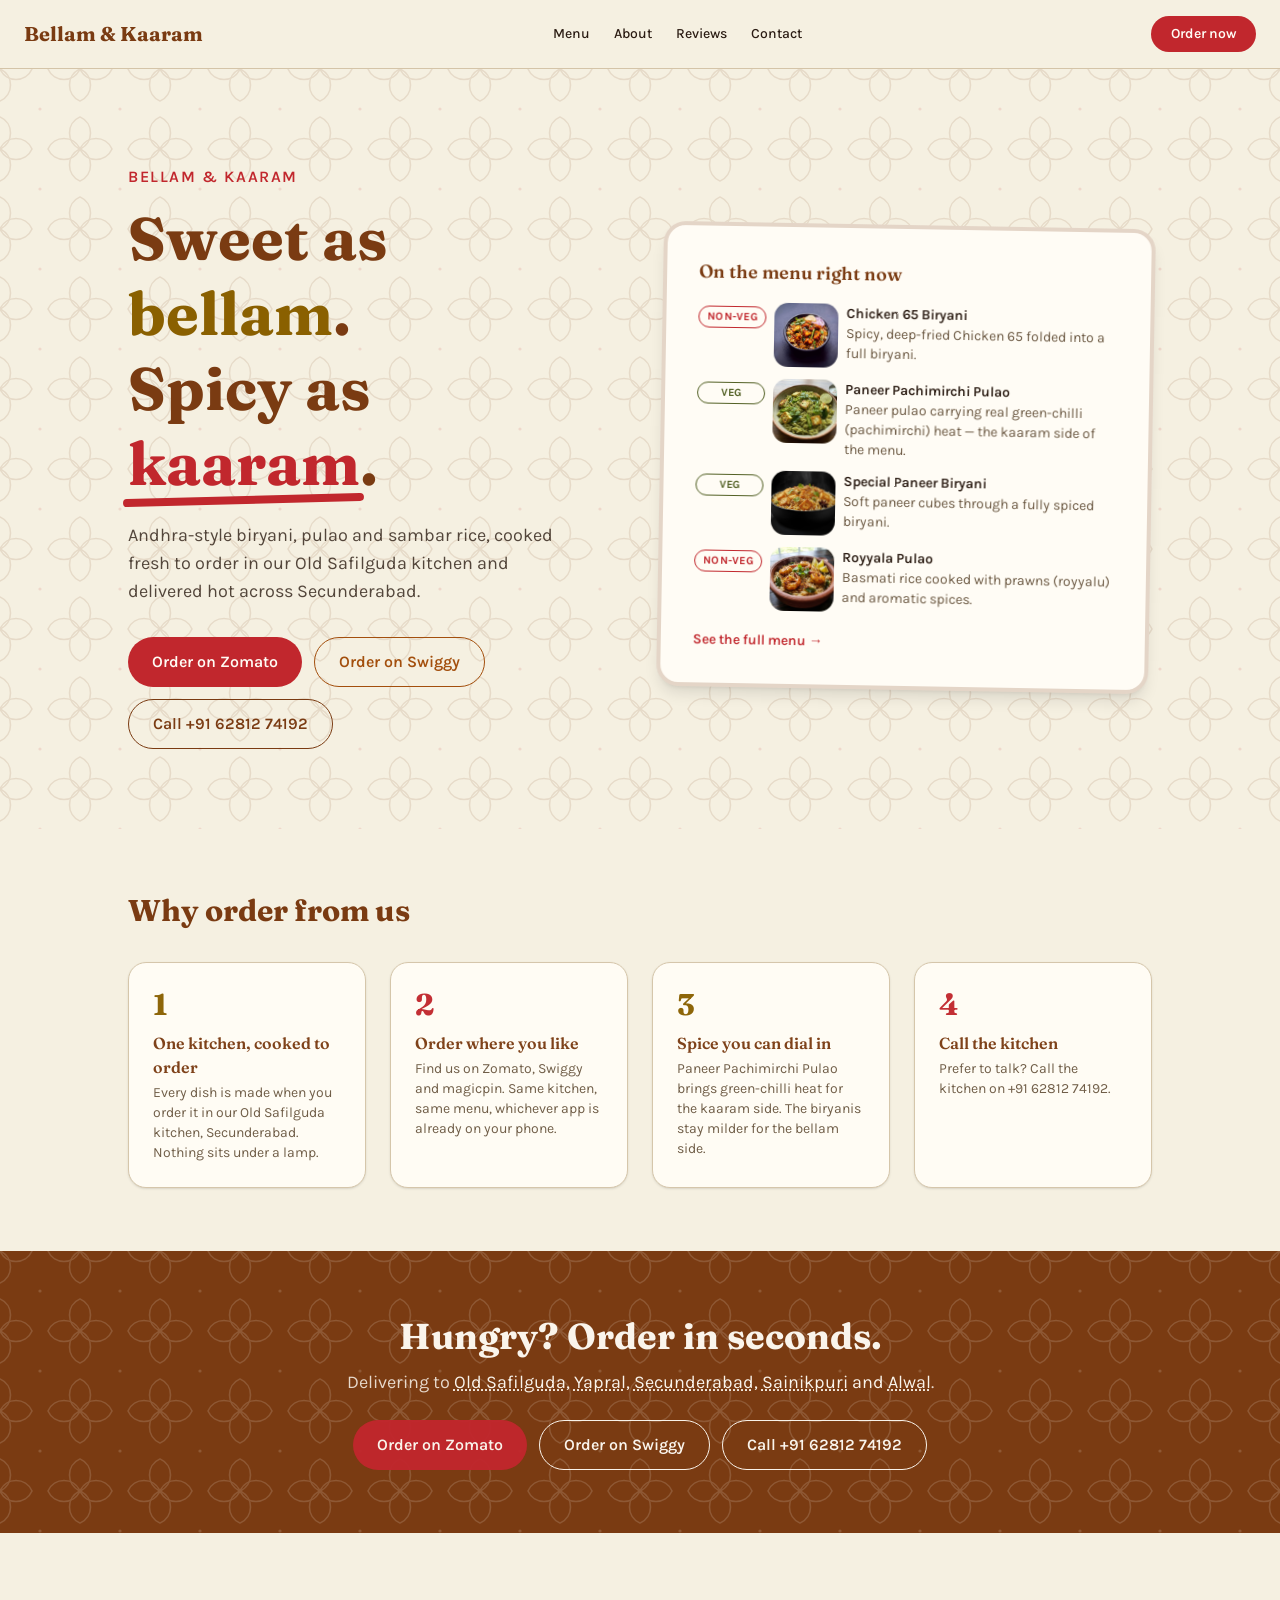
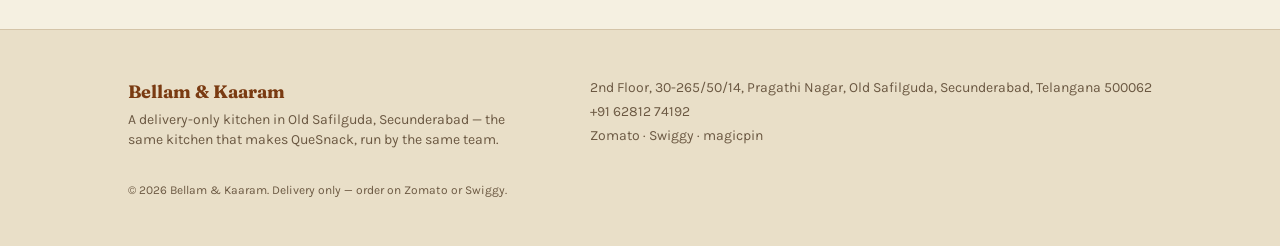
<file: index.html>
<!DOCTYPE html><html lang="en"><head><meta charset="utf-8"><meta name="viewport" content="width=device-width, initial-scale=1"><title>Bellam &amp; Kaaram — Biryani &amp; Pulao, Secunderabad</title><meta name="description" content="Bellam &amp; Kaaram — delivery-only biryani and pulao kitchen in Old Safilguda, Secunderabad. Andhra-style biryani, pulao and sambar rice, cooked fresh to order and delivered hot."><link rel="canonical" href="https://bellamkaram.online/"><link rel="icon" type="image/svg+xml" href="/favicon.svg"><meta name="theme-color" content="#F5F0E1"><!-- Preconnect to third-party tracking origins — saves DNS + TLS + TCP
         round-trips on the Meta Pixel and GA4 scripts below. Does NOT alter
         any tracking logic; only hints the browser to warm connections early. --><link rel="preconnect" href="https://www.googletagmanager.com" crossorigin><link rel="preconnect" href="https://connect.facebook.net" crossorigin><link rel="dns-prefetch" href="https://www.google-analytics.com"><link rel="dns-prefetch" href="https://www.facebook.com"><meta property="og:title" content="Bellam &amp; Kaaram — Biryani &amp; Pulao, Secunderabad"><meta property="og:description" content="Bellam &amp; Kaaram — delivery-only biryani and pulao kitchen in Old Safilguda, Secunderabad. Andhra-style biryani, pulao and sambar rice, cooked fresh to order and delivered hot."><meta property="og:type" content="restaurant.restaurant"><meta property="og:url" content="https://bellamkaram.online/"><meta name="twitter:card" content="summary"><meta name="twitter:title" content="Bellam &amp; Kaaram — Biryani &amp; Pulao, Secunderabad"><meta name="twitter:description" content="Bellam &amp; Kaaram — delivery-only biryani and pulao kitchen in Old Safilguda, Secunderabad. Andhra-style biryani, pulao and sambar rice, cooked fresh to order and delivered hot."><!-- Google tag (GA4) --><script async src="https://www.googletagmanager.com/gtag/js?id=G-03WND9ZQL7"></script><script>(function(){const GA4_ID = "G-03WND9ZQL7";

      window.dataLayer = window.dataLayer || [];
      function gtag() { dataLayer.push(arguments); } window.gtag = gtag;
      gtag("js", new Date());
      gtag("config", GA4_ID);
    })();</script><!-- Meta Pixel --><script>(function(){const PIXEL_ID = "1213790737554855";

      (function () {
        if (!/^\d{6,}$/.test(PIXEL_ID)) return;
        !function(f,b,e,v,n,t,s){if(f.fbq)return;n=f.fbq=function(){n.callMethod?n.callMethod.apply(n,arguments):n.queue.push(arguments)};if(!f._fbq)f._fbq=n;n.push=n;n.loaded=!0;n.version='2.0';n.queue=[];t=b.createElement(e);t.async=!0;t.src=v;s=b.getElementsByTagName(e)[0];s.parentNode.insertBefore(t,s)}(window,document,'script','https://connect.facebook.net/en_US/fbevents.js');
        fbq('init', PIXEL_ID);
        fbq('track', 'PageView');
        window.addEventListener('DOMContentLoaded', function () {
          document.querySelectorAll('a[href*="swiggy.com"],a[href*="zomato"]').forEach(function (a) {
            a.addEventListener('click', function () {
              var p = /zomato/.test(a.href) ? 'zomato' : 'swiggy';
              try { fbq('track', 'Lead'); } catch (e) {}
              try { gtag('event', 'order_click', { platform: p, transport_type: 'beacon' }); } catch (e) {}
            });
          });
        });
      })();
    })();</script><script type="application/ld+json">{"@context":"https://schema.org","@type":"Restaurant","name":"Bellam & Kaaram","description":"Bellam & Kaaram is a delivery-only Andhra/Telugu-leaning kitchen in Old Safilguda, Secunderabad, serving biryani, pulao and South Indian meals — sister kitchen to QueSnack.","servesCuisine":["South Indian","Biryani","Chinese","Street Food","Mithai","Andhra"],"priceRange":"₹₹","url":"https://bellamkaram.online/","hasMenu":"https://bellamkaram.online/menu/","telephone":"+916281274192","acceptsReservations":false,"address":{"@type":"PostalAddress","streetAddress":"2nd Floor, 30-265/50/14, Pragathi Nagar, Old Safilguda, Opp. Sri Chaitanya School","addressLocality":"Secunderabad","addressRegion":"Telangana","postalCode":"500062","addressCountry":"IN"},"geo":{"@type":"GeoCoordinates","latitude":17.476874,"longitude":78.5527778},"areaServed":["Old Safilguda","Yapral","Secunderabad","Sainikpuri","Alwal"],"sameAs":["https://www.zomato.com/hyderabad/bellam-kaaram-1-yapral-secunderabad","https://www.swiggy.com/city/hyderabad/bellam-and-kaaram-pragathi-nagar-old-safilguda-rest1294767","https://magicpin.in/Secunderabad/Yapral/Restaurant/Bellam-and-Kaaram/store/1799b4a/"],"potentialAction":{"@type":"OrderAction","target":"https://www.zomato.com/hyderabad/bellam-kaaram-1-yapral-secunderabad/order","deliveryMethod":"http://purl.org/goodrelations/v1#DeliveryModeOwnFleet"}}</script><link rel="stylesheet" href="/_astro/OrderButtons.WhSEi_kT.css"></head><body class="bg-background text-foreground font-sans"><noscript><img height="1" width="1" style="display:none" alt="" src="https://www.facebook.com/tr?id=1213790737554855&amp;ev=PageView&amp;noscript=1"></noscript><nav class="sticky top-0 z-40 border-b border-border bg-background/95 backdrop-blur"><div class="flex items-center justify-between gap-3 px-4 py-3 sm:gap-4 sm:px-6 sm:py-4"><a href="/" class="font-heading text-lg font-bold text-primary sm:text-xl">Bellam &amp; Kaaram</a><div class="hidden items-center gap-6 text-sm font-medium md:flex"><a href="/menu/" class="hover:text-accent">Menu</a><a href="/about/" class="hover:text-accent">About</a><a href="/reviews/" class="hover:text-accent">Reviews</a><a href="/contact/" class="hover:text-accent">Contact</a></div><div class="flex items-center gap-2"><a href="https://www.zomato.com/hyderabad/bellam-kaaram-1-yapral-secunderabad/order" target="_blank" rel="noopener" class="whitespace-nowrap rounded-full bg-accent px-3 py-1.5 text-xs font-semibold text-accent-foreground sm:px-5 sm:py-2 sm:text-sm">Order now</a><details class="relative md:hidden"><summary class="flex h-8 w-8 cursor-pointer list-none items-center justify-center rounded-full border border-border text-primary [&amp;::-webkit-details-marker]:hidden" aria-label="Open menu"><svg viewBox="0 0 24 24" fill="none" stroke="currentColor" stroke-width="2" stroke-linecap="round" class="h-4 w-4" aria-hidden="true"><path d="M3 6h18M3 12h18M3 18h18"></path></svg></summary><div class="absolute right-0 top-10 flex w-40 flex-col gap-1 rounded-2xl border border-border bg-card p-2 text-sm font-medium shadow-lg"><a href="/menu/" class="rounded-lg px-3 py-2 hover:bg-muted">Menu</a><a href="/about/" class="rounded-lg px-3 py-2 hover:bg-muted">About</a><a href="/reviews/" class="rounded-lg px-3 py-2 hover:bg-muted">Reviews</a><a href="/contact/" class="rounded-lg px-3 py-2 hover:bg-muted">Contact</a></div></details></div></div></nav><main><header class="relative overflow-hidden px-6 pb-20 pt-16 md:pt-24"><div class="muggu-pattern pointer-events-none absolute inset-0 opacity-[0.12]"></div><div class="relative mx-auto grid max-w-5xl gap-10 md:grid-cols-2 md:items-center"><div data-reveal><p class="font-semibold uppercase tracking-widest text-accent">Bellam &amp; Kaaram</p><h1 class="mt-3 font-heading text-4xl font-bold leading-tight text-primary md:text-6xl">Sweet as <span class="text-gold">bellam</span>.<br>Spicy as <span class="flourish-underline text-accent">kaaram</span>.</h1><p class="mt-5 max-w-md text-lg text-foreground/80">Andhra-style biryani, pulao and sambar rice, cooked fresh to order in our Old Safilguda kitchen and delivered hot across Secunderabad.</p><div class="flex flex-wrap gap-3 mt-8"><a href="https://www.zomato.com/hyderabad/bellam-kaaram-1-yapral-secunderabad/order" target="_blank" rel="noopener" class="inline-flex items-center gap-2 rounded-full bg-accent px-6 py-3 font-semibold text-accent-foreground transition hover:opacity-90">Order on Zomato</a><a href="https://www.swiggy.com/city/hyderabad/bellam-and-kaaram-pragathi-nagar-old-safilguda-rest1294767" target="_blank" rel="noopener" class="inline-flex items-center gap-2 rounded-full border px-6 py-3 font-semibold transition border-[#A34F0D] text-[#A34F0D] hover:bg-[#A34F0D] hover:text-white">Order on Swiggy</a><a href="tel:+916281274192" class="inline-flex items-center gap-2 rounded-full border px-6 py-3 font-semibold transition border-primary text-primary hover:bg-primary hover:text-primary-foreground">Call&nbsp;+91 62812 74192</a></div></div><div data-reveal class="relative"><div class="pop-in rotate-1 rounded-3xl border-4 border-primary/20 bg-card p-8 shadow-lg transition-transform hover:rotate-0"><p class="font-heading text-lg font-semibold text-primary">On the menu right now</p><ul class="mt-4 space-y-3 text-sm"><li class="flex items-start gap-2"><span class="mt-1 w-[4.25rem] shrink-0 rounded-full border px-1.5 text-center py-0.5 text-[11px] font-bold uppercase tracking-wide border-accent text-accent">Non-veg</span><img src="/img/dishes/chicken-65-biryani.jpg" alt="Chicken 65 Biryani" width="64" height="64" loading="lazy" class="size-16 shrink-0 rounded-xl object-cover"><div><p class="font-semibold">Chicken 65 Biryani</p><p class="text-muted-foreground">Spicy, deep-fried Chicken 65 folded into a full biryani.</p></div></li><li class="flex items-start gap-2"><span class="mt-1 w-[4.25rem] shrink-0 rounded-full border px-1.5 text-center py-0.5 text-[11px] font-bold uppercase tracking-wide border-[#526024] text-[#526024]">Veg</span><img src="/img/dishes/paneer-pachimirchi-pulao.jpg" alt="Paneer Pachimirchi Pulao" width="64" height="64" loading="lazy" class="size-16 shrink-0 rounded-xl object-cover"><div><p class="font-semibold">Paneer Pachimirchi Pulao</p><p class="text-muted-foreground">Paneer pulao carrying real green-chilli (pachimirchi) heat — the kaaram side of the menu.</p></div></li><li class="flex items-start gap-2"><span class="mt-1 w-[4.25rem] shrink-0 rounded-full border px-1.5 text-center py-0.5 text-[11px] font-bold uppercase tracking-wide border-[#526024] text-[#526024]">Veg</span><img src="/img/dishes/special-paneer-biryani.jpg" alt="Special Paneer Biryani" width="64" height="64" loading="lazy" class="size-16 shrink-0 rounded-xl object-cover"><div><p class="font-semibold">Special Paneer Biryani</p><p class="text-muted-foreground">Soft paneer cubes through a fully spiced biryani.</p></div></li><li class="flex items-start gap-2"><span class="mt-1 w-[4.25rem] shrink-0 rounded-full border px-1.5 text-center py-0.5 text-[11px] font-bold uppercase tracking-wide border-accent text-accent">Non-veg</span><img src="/img/dishes/royyala-pulao.jpg" alt="Royyala Pulao" width="64" height="64" loading="lazy" class="size-16 shrink-0 rounded-xl object-cover"><div><p class="font-semibold">Royyala Pulao</p><p class="text-muted-foreground">Basmati rice cooked with prawns (royyalu) and aromatic spices.</p></div></li></ul><a href="/menu/" class="mt-5 inline-block text-sm font-semibold text-accent hover:underline">See the full menu →</a></div></div></div></header><section class="px-6 py-16"><h2 class="mx-auto max-w-5xl font-heading text-3xl font-bold text-primary">Why order from us</h2><div class="mx-auto mt-8 grid max-w-5xl gap-6 sm:grid-cols-2 lg:grid-cols-4"><div data-reveal class="-rotate-1 rounded-2xl border border-border bg-card p-6 shadow-sm transition-transform duration-200 hover:rotate-0 hover:-translate-y-1 hover:shadow-md"><span class="font-heading text-3xl font-bold text-gold">1</span><h3 class="mt-2 font-heading font-semibold text-primary">One kitchen, cooked to order</h3><p class="mt-1 text-sm text-muted-foreground">Every dish is made when you order it in our Old Safilguda kitchen, Secunderabad. Nothing sits under a lamp.</p></div><div data-reveal class="rotate-1 rounded-2xl border border-border bg-card p-6 shadow-sm transition-transform duration-200 hover:rotate-0 hover:-translate-y-1 hover:shadow-md"><span class="font-heading text-3xl font-bold text-accent">2</span><h3 class="mt-2 font-heading font-semibold text-primary">Order where you like</h3><p class="mt-1 text-sm text-muted-foreground">Find us on Zomato, Swiggy and magicpin. Same kitchen, same menu, whichever app is already on your phone.</p></div><div data-reveal class="rotate-1 rounded-2xl border border-border bg-card p-6 shadow-sm transition-transform duration-200 hover:rotate-0 hover:-translate-y-1 hover:shadow-md"><span class="font-heading text-3xl font-bold text-gold">3</span><h3 class="mt-2 font-heading font-semibold text-primary">Spice you can dial in</h3><p class="mt-1 text-sm text-muted-foreground">Paneer Pachimirchi Pulao brings green-chilli heat for the kaaram side. The biryanis stay milder for the bellam side.</p></div><div data-reveal class="-rotate-1 rounded-2xl border border-border bg-card p-6 shadow-sm transition-transform duration-200 hover:rotate-0 hover:-translate-y-1 hover:shadow-md"><span class="font-heading text-3xl font-bold text-accent">4</span><h3 class="mt-2 font-heading font-semibold text-primary">Call the kitchen</h3><p class="mt-1 text-sm text-muted-foreground">Prefer to talk? Call the kitchen on +91 62812 74192.</p></div></div></section><section class="relative overflow-hidden bg-primary px-6 py-16 text-primary-foreground"><div class="muggu-pattern-dark pointer-events-none absolute inset-0 opacity-[0.15]"></div><div class="relative mx-auto max-w-3xl text-center" data-reveal><h2 class="font-heading text-4xl font-bold">Hungry? Order in seconds.</h2><p class="mt-3 text-lg text-primary-foreground/85">Delivering to <span class="text-primary-foreground"><a href="/areas/old-safilguda/" class="underline decoration-dotted underline-offset-2 hover:text-accent">Old Safilguda</a>, <a href="/areas/yapral/" class="underline decoration-dotted underline-offset-2 hover:text-accent">Yapral</a>, <a href="/areas/secunderabad/" class="underline decoration-dotted underline-offset-2 hover:text-accent">Secunderabad</a>, <a href="/areas/sainikpuri/" class="underline decoration-dotted underline-offset-2 hover:text-accent">Sainikpuri</a> and <a href="/areas/alwal/" class="underline decoration-dotted underline-offset-2 hover:text-accent">Alwal</a></span>.</p><div class="flex flex-wrap gap-3 mt-6 justify-center"><a href="https://www.zomato.com/hyderabad/bellam-kaaram-1-yapral-secunderabad/order" target="_blank" rel="noopener" class="inline-flex items-center gap-2 rounded-full bg-accent px-6 py-3 font-semibold text-accent-foreground transition hover:opacity-90">Order on Zomato</a><a href="https://www.swiggy.com/city/hyderabad/bellam-and-kaaram-pragathi-nagar-old-safilguda-rest1294767" target="_blank" rel="noopener" class="inline-flex items-center gap-2 rounded-full border px-6 py-3 font-semibold transition border-primary-foreground text-primary-foreground hover:bg-primary-foreground hover:text-primary">Order on Swiggy</a><a href="tel:+916281274192" class="inline-flex items-center gap-2 rounded-full border px-6 py-3 font-semibold transition border-primary-foreground text-primary-foreground hover:bg-primary-foreground hover:text-primary">Call&nbsp;+91 62812 74192</a></div></div></section></main><footer class="mt-24 border-t border-border bg-muted px-6 py-12 text-sm text-muted-foreground"><div class="mx-auto flex max-w-5xl flex-col gap-6 md:flex-row md:justify-between"><div><p class="font-heading text-lg font-bold text-primary">Bellam &amp; Kaaram</p><p class="mt-1 max-w-sm">A delivery-only kitchen in Old Safilguda, Secunderabad — the same kitchen that makes QueSnack, run by the same team.</p></div><div class="space-y-1"><p>2nd Floor, 30-265/50/14, Pragathi Nagar, Old Safilguda, Secunderabad, Telangana 500062</p><p><a href="tel:+916281274192" class="hover:text-accent">+91 62812 74192</a></p><p><a href="https://www.zomato.com/hyderabad/bellam-kaaram-1-yapral-secunderabad" target="_blank" rel="noopener" class="hover:text-accent">Zomato</a> · <a href="https://www.swiggy.com/city/hyderabad/bellam-and-kaaram-pragathi-nagar-old-safilguda-rest1294767" target="_blank" rel="noopener" class="hover:text-accent">Swiggy</a> · <a href="https://magicpin.in/Secunderabad/Yapral/Restaurant/Bellam-and-Kaaram/store/1799b4a/" target="_blank" rel="noopener" class="hover:text-accent">magicpin</a></p></div></div><p class="mx-auto mt-8 max-w-5xl text-xs">&copy; 2026 Bellam &amp; Kaaram. Delivery only — order on Zomato or Swiggy.</p></footer><script type="module" src="/_astro/BaseLayout.astro_astro_type_script_index_0_lang.B0fhiWYO.js"></script></body></html>
</file>
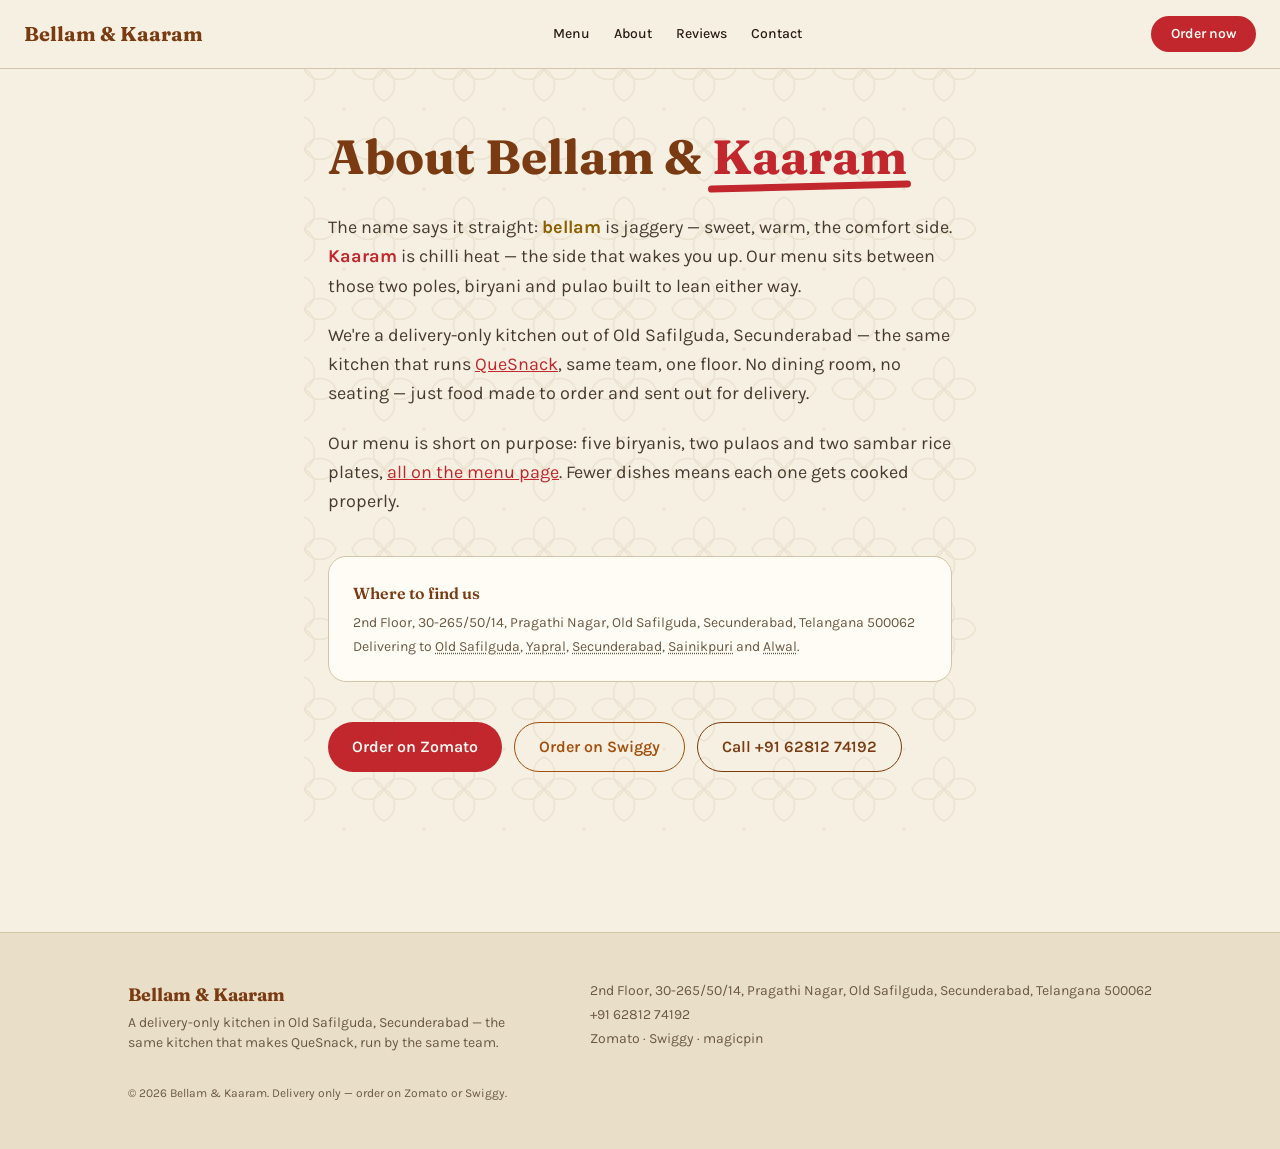
<file: about/index.html>
<!DOCTYPE html><html lang="en"><head><meta charset="utf-8"><meta name="viewport" content="width=device-width, initial-scale=1"><title>About — Bellam &amp; Kaaram</title><meta name="description" content="Bellam &amp; Kaaram is a delivery-only kitchen in Old Safilguda, Secunderabad — sister kitchen to QueSnack, serving biryani and pulao."><link rel="canonical" href="https://bellamkaram.online/about/"><link rel="icon" type="image/svg+xml" href="/favicon.svg"><meta name="theme-color" content="#F5F0E1"><!-- Preconnect to third-party tracking origins — saves DNS + TLS + TCP
         round-trips on the Meta Pixel and GA4 scripts below. Does NOT alter
         any tracking logic; only hints the browser to warm connections early. --><link rel="preconnect" href="https://www.googletagmanager.com" crossorigin><link rel="preconnect" href="https://connect.facebook.net" crossorigin><link rel="dns-prefetch" href="https://www.google-analytics.com"><link rel="dns-prefetch" href="https://www.facebook.com"><meta property="og:title" content="About — Bellam &amp; Kaaram"><meta property="og:description" content="Bellam &amp; Kaaram is a delivery-only kitchen in Old Safilguda, Secunderabad — sister kitchen to QueSnack, serving biryani and pulao."><meta property="og:type" content="restaurant.restaurant"><meta property="og:url" content="https://bellamkaram.online/about/"><meta name="twitter:card" content="summary"><meta name="twitter:title" content="About — Bellam &amp; Kaaram"><meta name="twitter:description" content="Bellam &amp; Kaaram is a delivery-only kitchen in Old Safilguda, Secunderabad — sister kitchen to QueSnack, serving biryani and pulao."><!-- Google tag (GA4) --><script async src="https://www.googletagmanager.com/gtag/js?id=G-03WND9ZQL7"></script><script>(function(){const GA4_ID = "G-03WND9ZQL7";

      window.dataLayer = window.dataLayer || [];
      function gtag() { dataLayer.push(arguments); } window.gtag = gtag;
      gtag("js", new Date());
      gtag("config", GA4_ID);
    })();</script><!-- Meta Pixel --><script>(function(){const PIXEL_ID = "1213790737554855";

      (function () {
        if (!/^\d{6,}$/.test(PIXEL_ID)) return;
        !function(f,b,e,v,n,t,s){if(f.fbq)return;n=f.fbq=function(){n.callMethod?n.callMethod.apply(n,arguments):n.queue.push(arguments)};if(!f._fbq)f._fbq=n;n.push=n;n.loaded=!0;n.version='2.0';n.queue=[];t=b.createElement(e);t.async=!0;t.src=v;s=b.getElementsByTagName(e)[0];s.parentNode.insertBefore(t,s)}(window,document,'script','https://connect.facebook.net/en_US/fbevents.js');
        fbq('init', PIXEL_ID);
        fbq('track', 'PageView');
        window.addEventListener('DOMContentLoaded', function () {
          document.querySelectorAll('a[href*="swiggy.com"],a[href*="zomato"]').forEach(function (a) {
            a.addEventListener('click', function () {
              var p = /zomato/.test(a.href) ? 'zomato' : 'swiggy';
              try { fbq('track', 'Lead'); } catch (e) {}
              try { gtag('event', 'order_click', { platform: p, transport_type: 'beacon' }); } catch (e) {}
            });
          });
        });
      })();
    })();</script><link rel="stylesheet" href="/_astro/OrderButtons.WhSEi_kT.css"></head><body class="bg-background text-foreground font-sans"><noscript><img height="1" width="1" style="display:none" alt="" src="https://www.facebook.com/tr?id=1213790737554855&amp;ev=PageView&amp;noscript=1"></noscript><nav class="sticky top-0 z-40 border-b border-border bg-background/95 backdrop-blur"><div class="flex items-center justify-between gap-3 px-4 py-3 sm:gap-4 sm:px-6 sm:py-4"><a href="/" class="font-heading text-lg font-bold text-primary sm:text-xl">Bellam &amp; Kaaram</a><div class="hidden items-center gap-6 text-sm font-medium md:flex"><a href="/menu/" class="hover:text-accent">Menu</a><a href="/about/" class="hover:text-accent">About</a><a href="/reviews/" class="hover:text-accent">Reviews</a><a href="/contact/" class="hover:text-accent">Contact</a></div><div class="flex items-center gap-2"><a href="https://www.zomato.com/hyderabad/bellam-kaaram-1-yapral-secunderabad/order" target="_blank" rel="noopener" class="whitespace-nowrap rounded-full bg-accent px-3 py-1.5 text-xs font-semibold text-accent-foreground sm:px-5 sm:py-2 sm:text-sm">Order now</a><details class="relative md:hidden"><summary class="flex h-8 w-8 cursor-pointer list-none items-center justify-center rounded-full border border-border text-primary [&amp;::-webkit-details-marker]:hidden" aria-label="Open menu"><svg viewBox="0 0 24 24" fill="none" stroke="currentColor" stroke-width="2" stroke-linecap="round" class="h-4 w-4" aria-hidden="true"><path d="M3 6h18M3 12h18M3 18h18"></path></svg></summary><div class="absolute right-0 top-10 flex w-40 flex-col gap-1 rounded-2xl border border-border bg-card p-2 text-sm font-medium shadow-lg"><a href="/menu/" class="rounded-lg px-3 py-2 hover:bg-muted">Menu</a><a href="/about/" class="rounded-lg px-3 py-2 hover:bg-muted">About</a><a href="/reviews/" class="rounded-lg px-3 py-2 hover:bg-muted">Reviews</a><a href="/contact/" class="rounded-lg px-3 py-2 hover:bg-muted">Contact</a></div></details></div></div></nav><main><div class="relative mx-auto max-w-2xl overflow-hidden px-6 py-16"><div class="muggu-pattern pointer-events-none absolute inset-0 opacity-[0.08]"></div><h1 class="relative font-heading text-5xl font-bold text-primary" data-reveal>About Bellam &amp; <span class="flourish-underline text-accent">Kaaram</span></h1><div class="relative mt-8 space-y-5 text-lg leading-relaxed text-foreground/85" data-reveal><p>The name says it straight: <strong class="text-gold">bellam</strong> is jaggery — sweet, warm, the comfort side. <strong class="text-accent">Kaaram</strong> is chilli heat — the side that wakes you up. Our menu sits between those two poles, biryani and pulao built to lean either way.</p><p>We're a delivery-only kitchen out of Old Safilguda, Secunderabad — the same kitchen that runs <a href="https://quesnack.online" class="text-accent underline">QueSnack</a>, same team, one floor. No dining room, no seating — just food made to order and sent out for delivery.</p><p>Our menu is short on purpose: five biryanis, two pulaos and two sambar rice plates, <a href="/menu/" class="text-accent underline">all on the menu page</a>. Fewer dishes means each one gets cooked properly.</p></div><div class="mt-10 rounded-2xl border border-border bg-card p-6" data-reveal><p class="font-heading font-semibold text-primary">Where to find us</p><p class="mt-2 text-sm text-muted-foreground">2nd Floor, 30-265/50/14, Pragathi Nagar, Old Safilguda, Secunderabad, Telangana 500062</p><p class="mt-1 text-sm text-muted-foreground">Delivering to <span class><a href="/areas/old-safilguda/" class="underline decoration-dotted underline-offset-2 hover:text-accent">Old Safilguda</a>, <a href="/areas/yapral/" class="underline decoration-dotted underline-offset-2 hover:text-accent">Yapral</a>, <a href="/areas/secunderabad/" class="underline decoration-dotted underline-offset-2 hover:text-accent">Secunderabad</a>, <a href="/areas/sainikpuri/" class="underline decoration-dotted underline-offset-2 hover:text-accent">Sainikpuri</a> and <a href="/areas/alwal/" class="underline decoration-dotted underline-offset-2 hover:text-accent">Alwal</a></span>.</p></div><div class="flex flex-wrap gap-3 mt-10"><a href="https://www.zomato.com/hyderabad/bellam-kaaram-1-yapral-secunderabad/order" target="_blank" rel="noopener" class="inline-flex items-center gap-2 rounded-full bg-accent px-6 py-3 font-semibold text-accent-foreground transition hover:opacity-90">Order on Zomato</a><a href="https://www.swiggy.com/city/hyderabad/bellam-and-kaaram-pragathi-nagar-old-safilguda-rest1294767" target="_blank" rel="noopener" class="inline-flex items-center gap-2 rounded-full border px-6 py-3 font-semibold transition border-[#A34F0D] text-[#A34F0D] hover:bg-[#A34F0D] hover:text-white">Order on Swiggy</a><a href="tel:+916281274192" class="inline-flex items-center gap-2 rounded-full border px-6 py-3 font-semibold transition border-primary text-primary hover:bg-primary hover:text-primary-foreground">Call&nbsp;+91 62812 74192</a></div></div></main><footer class="mt-24 border-t border-border bg-muted px-6 py-12 text-sm text-muted-foreground"><div class="mx-auto flex max-w-5xl flex-col gap-6 md:flex-row md:justify-between"><div><p class="font-heading text-lg font-bold text-primary">Bellam &amp; Kaaram</p><p class="mt-1 max-w-sm">A delivery-only kitchen in Old Safilguda, Secunderabad — the same kitchen that makes QueSnack, run by the same team.</p></div><div class="space-y-1"><p>2nd Floor, 30-265/50/14, Pragathi Nagar, Old Safilguda, Secunderabad, Telangana 500062</p><p><a href="tel:+916281274192" class="hover:text-accent">+91 62812 74192</a></p><p><a href="https://www.zomato.com/hyderabad/bellam-kaaram-1-yapral-secunderabad" target="_blank" rel="noopener" class="hover:text-accent">Zomato</a> · <a href="https://www.swiggy.com/city/hyderabad/bellam-and-kaaram-pragathi-nagar-old-safilguda-rest1294767" target="_blank" rel="noopener" class="hover:text-accent">Swiggy</a> · <a href="https://magicpin.in/Secunderabad/Yapral/Restaurant/Bellam-and-Kaaram/store/1799b4a/" target="_blank" rel="noopener" class="hover:text-accent">magicpin</a></p></div></div><p class="mx-auto mt-8 max-w-5xl text-xs">&copy; 2026 Bellam &amp; Kaaram. Delivery only — order on Zomato or Swiggy.</p></footer><script type="module" src="/_astro/BaseLayout.astro_astro_type_script_index_0_lang.B0fhiWYO.js"></script></body></html>
</file>
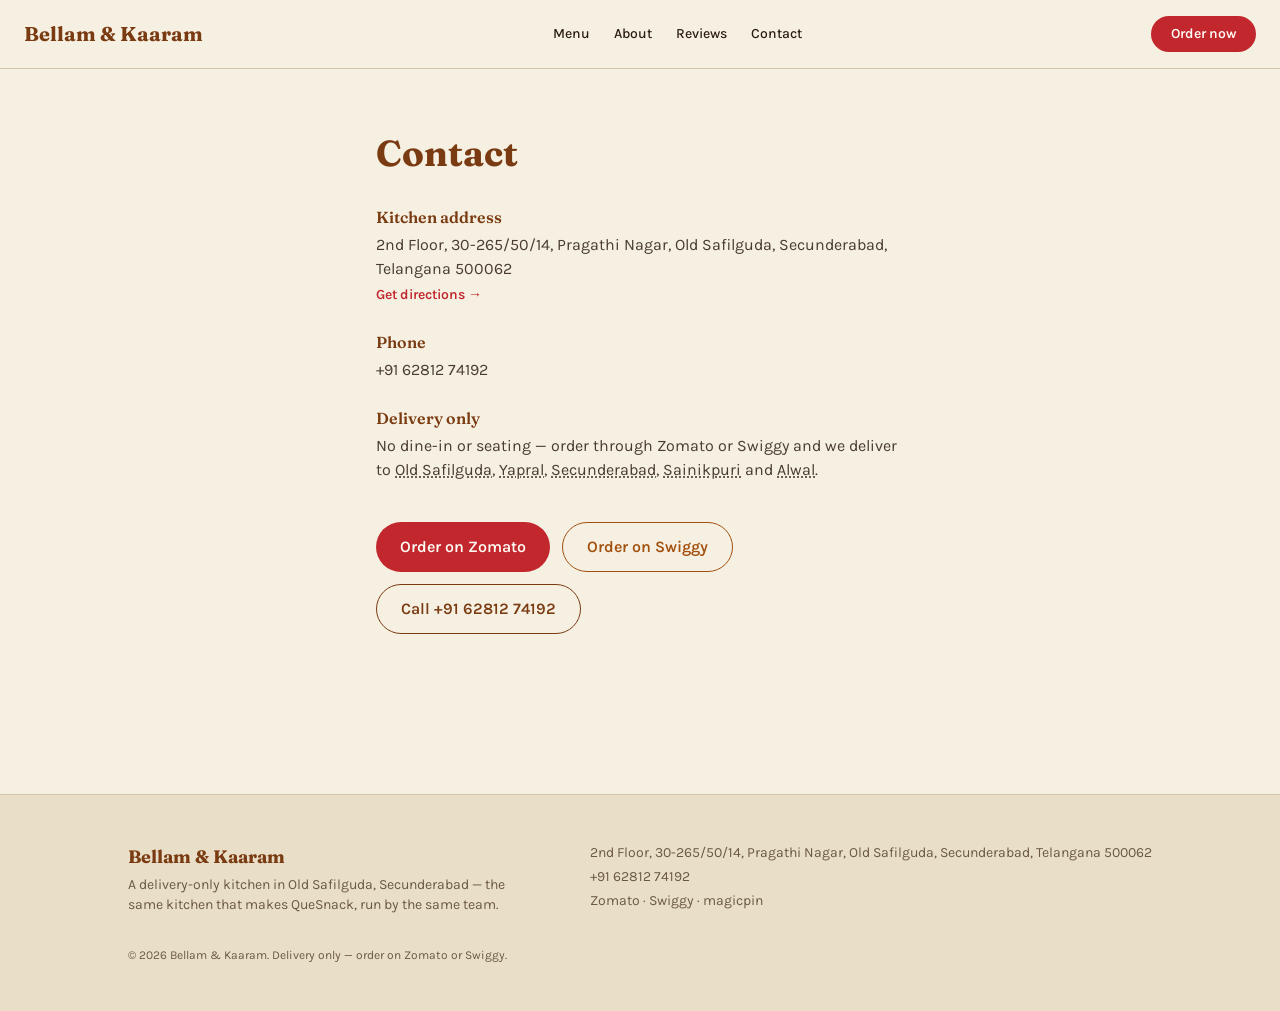
<file: contact/index.html>
<!DOCTYPE html><html lang="en"><head><meta charset="utf-8"><meta name="viewport" content="width=device-width, initial-scale=1"><title>Contact — Bellam &amp; Kaaram</title><meta name="description" content="Reach Bellam &amp; Kaaram — 2nd Floor, 30-265/50/14, Pragathi Nagar, Old Safilguda, Secunderabad, Telangana 500062. Call +91 62812 74192 or order on Zomato."><link rel="canonical" href="https://bellamkaram.online/contact/"><link rel="icon" type="image/svg+xml" href="/favicon.svg"><meta name="theme-color" content="#F5F0E1"><!-- Preconnect to third-party tracking origins — saves DNS + TLS + TCP
         round-trips on the Meta Pixel and GA4 scripts below. Does NOT alter
         any tracking logic; only hints the browser to warm connections early. --><link rel="preconnect" href="https://www.googletagmanager.com" crossorigin><link rel="preconnect" href="https://connect.facebook.net" crossorigin><link rel="dns-prefetch" href="https://www.google-analytics.com"><link rel="dns-prefetch" href="https://www.facebook.com"><meta property="og:title" content="Contact — Bellam &amp; Kaaram"><meta property="og:description" content="Reach Bellam &amp; Kaaram — 2nd Floor, 30-265/50/14, Pragathi Nagar, Old Safilguda, Secunderabad, Telangana 500062. Call +91 62812 74192 or order on Zomato."><meta property="og:type" content="restaurant.restaurant"><meta property="og:url" content="https://bellamkaram.online/contact/"><meta name="twitter:card" content="summary"><meta name="twitter:title" content="Contact — Bellam &amp; Kaaram"><meta name="twitter:description" content="Reach Bellam &amp; Kaaram — 2nd Floor, 30-265/50/14, Pragathi Nagar, Old Safilguda, Secunderabad, Telangana 500062. Call +91 62812 74192 or order on Zomato."><!-- Google tag (GA4) --><script async src="https://www.googletagmanager.com/gtag/js?id=G-03WND9ZQL7"></script><script>(function(){const GA4_ID = "G-03WND9ZQL7";

      window.dataLayer = window.dataLayer || [];
      function gtag() { dataLayer.push(arguments); } window.gtag = gtag;
      gtag("js", new Date());
      gtag("config", GA4_ID);
    })();</script><!-- Meta Pixel --><script>(function(){const PIXEL_ID = "1213790737554855";

      (function () {
        if (!/^\d{6,}$/.test(PIXEL_ID)) return;
        !function(f,b,e,v,n,t,s){if(f.fbq)return;n=f.fbq=function(){n.callMethod?n.callMethod.apply(n,arguments):n.queue.push(arguments)};if(!f._fbq)f._fbq=n;n.push=n;n.loaded=!0;n.version='2.0';n.queue=[];t=b.createElement(e);t.async=!0;t.src=v;s=b.getElementsByTagName(e)[0];s.parentNode.insertBefore(t,s)}(window,document,'script','https://connect.facebook.net/en_US/fbevents.js');
        fbq('init', PIXEL_ID);
        fbq('track', 'PageView');
        window.addEventListener('DOMContentLoaded', function () {
          document.querySelectorAll('a[href*="swiggy.com"],a[href*="zomato"]').forEach(function (a) {
            a.addEventListener('click', function () {
              var p = /zomato/.test(a.href) ? 'zomato' : 'swiggy';
              try { fbq('track', 'Lead'); } catch (e) {}
              try { gtag('event', 'order_click', { platform: p, transport_type: 'beacon' }); } catch (e) {}
            });
          });
        });
      })();
    })();</script><link rel="stylesheet" href="/_astro/OrderButtons.WhSEi_kT.css"></head><body class="bg-background text-foreground font-sans"><noscript><img height="1" width="1" style="display:none" alt="" src="https://www.facebook.com/tr?id=1213790737554855&amp;ev=PageView&amp;noscript=1"></noscript><nav class="sticky top-0 z-40 border-b border-border bg-background/95 backdrop-blur"><div class="flex items-center justify-between gap-3 px-4 py-3 sm:gap-4 sm:px-6 sm:py-4"><a href="/" class="font-heading text-lg font-bold text-primary sm:text-xl">Bellam &amp; Kaaram</a><div class="hidden items-center gap-6 text-sm font-medium md:flex"><a href="/menu/" class="hover:text-accent">Menu</a><a href="/about/" class="hover:text-accent">About</a><a href="/reviews/" class="hover:text-accent">Reviews</a><a href="/contact/" class="hover:text-accent">Contact</a></div><div class="flex items-center gap-2"><a href="https://www.zomato.com/hyderabad/bellam-kaaram-1-yapral-secunderabad/order" target="_blank" rel="noopener" class="whitespace-nowrap rounded-full bg-accent px-3 py-1.5 text-xs font-semibold text-accent-foreground sm:px-5 sm:py-2 sm:text-sm">Order now</a><details class="relative md:hidden"><summary class="flex h-8 w-8 cursor-pointer list-none items-center justify-center rounded-full border border-border text-primary [&amp;::-webkit-details-marker]:hidden" aria-label="Open menu"><svg viewBox="0 0 24 24" fill="none" stroke="currentColor" stroke-width="2" stroke-linecap="round" class="h-4 w-4" aria-hidden="true"><path d="M3 6h18M3 12h18M3 18h18"></path></svg></summary><div class="absolute right-0 top-10 flex w-40 flex-col gap-1 rounded-2xl border border-border bg-card p-2 text-sm font-medium shadow-lg"><a href="/menu/" class="rounded-lg px-3 py-2 hover:bg-muted">Menu</a><a href="/about/" class="rounded-lg px-3 py-2 hover:bg-muted">About</a><a href="/reviews/" class="rounded-lg px-3 py-2 hover:bg-muted">Reviews</a><a href="/contact/" class="rounded-lg px-3 py-2 hover:bg-muted">Contact</a></div></details></div></div></nav><main><div class="mx-auto max-w-xl px-6 py-16"><h1 class="font-heading text-4xl font-bold text-primary" data-reveal>Contact</h1><div class="mt-8 space-y-6" data-reveal><div><p class="font-heading font-semibold text-primary">Kitchen address</p><p class="mt-1 text-foreground/85">2nd Floor, 30-265/50/14, Pragathi Nagar, Old Safilguda, Secunderabad, Telangana 500062</p><a href="https://www.google.com/maps/dir/?api=1&amp;destination=17.476874,78.5527778" target="_blank" rel="noopener" class="mt-1 inline-block text-sm font-semibold text-accent hover:underline">Get directions →</a></div><div><p class="font-heading font-semibold text-primary">Phone</p><a href="tel:+916281274192" class="mt-1 inline-block text-foreground/85 hover:text-accent">+91 62812 74192</a></div><div><p class="font-heading font-semibold text-primary">Delivery only</p><p class="mt-1 text-foreground/85">No dine-in or seating — order through Zomato or Swiggy and we deliver to <span class><a href="/areas/old-safilguda/" class="underline decoration-dotted underline-offset-2 hover:text-accent">Old Safilguda</a>, <a href="/areas/yapral/" class="underline decoration-dotted underline-offset-2 hover:text-accent">Yapral</a>, <a href="/areas/secunderabad/" class="underline decoration-dotted underline-offset-2 hover:text-accent">Secunderabad</a>, <a href="/areas/sainikpuri/" class="underline decoration-dotted underline-offset-2 hover:text-accent">Sainikpuri</a> and <a href="/areas/alwal/" class="underline decoration-dotted underline-offset-2 hover:text-accent">Alwal</a></span>.</p></div></div><div class="flex flex-wrap gap-3 mt-10"><a href="https://www.zomato.com/hyderabad/bellam-kaaram-1-yapral-secunderabad/order" target="_blank" rel="noopener" class="inline-flex items-center gap-2 rounded-full bg-accent px-6 py-3 font-semibold text-accent-foreground transition hover:opacity-90">Order on Zomato</a><a href="https://www.swiggy.com/city/hyderabad/bellam-and-kaaram-pragathi-nagar-old-safilguda-rest1294767" target="_blank" rel="noopener" class="inline-flex items-center gap-2 rounded-full border px-6 py-3 font-semibold transition border-[#A34F0D] text-[#A34F0D] hover:bg-[#A34F0D] hover:text-white">Order on Swiggy</a><a href="tel:+916281274192" class="inline-flex items-center gap-2 rounded-full border px-6 py-3 font-semibold transition border-primary text-primary hover:bg-primary hover:text-primary-foreground">Call&nbsp;+91 62812 74192</a></div></div></main><footer class="mt-24 border-t border-border bg-muted px-6 py-12 text-sm text-muted-foreground"><div class="mx-auto flex max-w-5xl flex-col gap-6 md:flex-row md:justify-between"><div><p class="font-heading text-lg font-bold text-primary">Bellam &amp; Kaaram</p><p class="mt-1 max-w-sm">A delivery-only kitchen in Old Safilguda, Secunderabad — the same kitchen that makes QueSnack, run by the same team.</p></div><div class="space-y-1"><p>2nd Floor, 30-265/50/14, Pragathi Nagar, Old Safilguda, Secunderabad, Telangana 500062</p><p><a href="tel:+916281274192" class="hover:text-accent">+91 62812 74192</a></p><p><a href="https://www.zomato.com/hyderabad/bellam-kaaram-1-yapral-secunderabad" target="_blank" rel="noopener" class="hover:text-accent">Zomato</a> · <a href="https://www.swiggy.com/city/hyderabad/bellam-and-kaaram-pragathi-nagar-old-safilguda-rest1294767" target="_blank" rel="noopener" class="hover:text-accent">Swiggy</a> · <a href="https://magicpin.in/Secunderabad/Yapral/Restaurant/Bellam-and-Kaaram/store/1799b4a/" target="_blank" rel="noopener" class="hover:text-accent">magicpin</a></p></div></div><p class="mx-auto mt-8 max-w-5xl text-xs">&copy; 2026 Bellam &amp; Kaaram. Delivery only — order on Zomato or Swiggy.</p></footer><script type="module" src="/_astro/BaseLayout.astro_astro_type_script_index_0_lang.B0fhiWYO.js"></script></body></html>
</file>
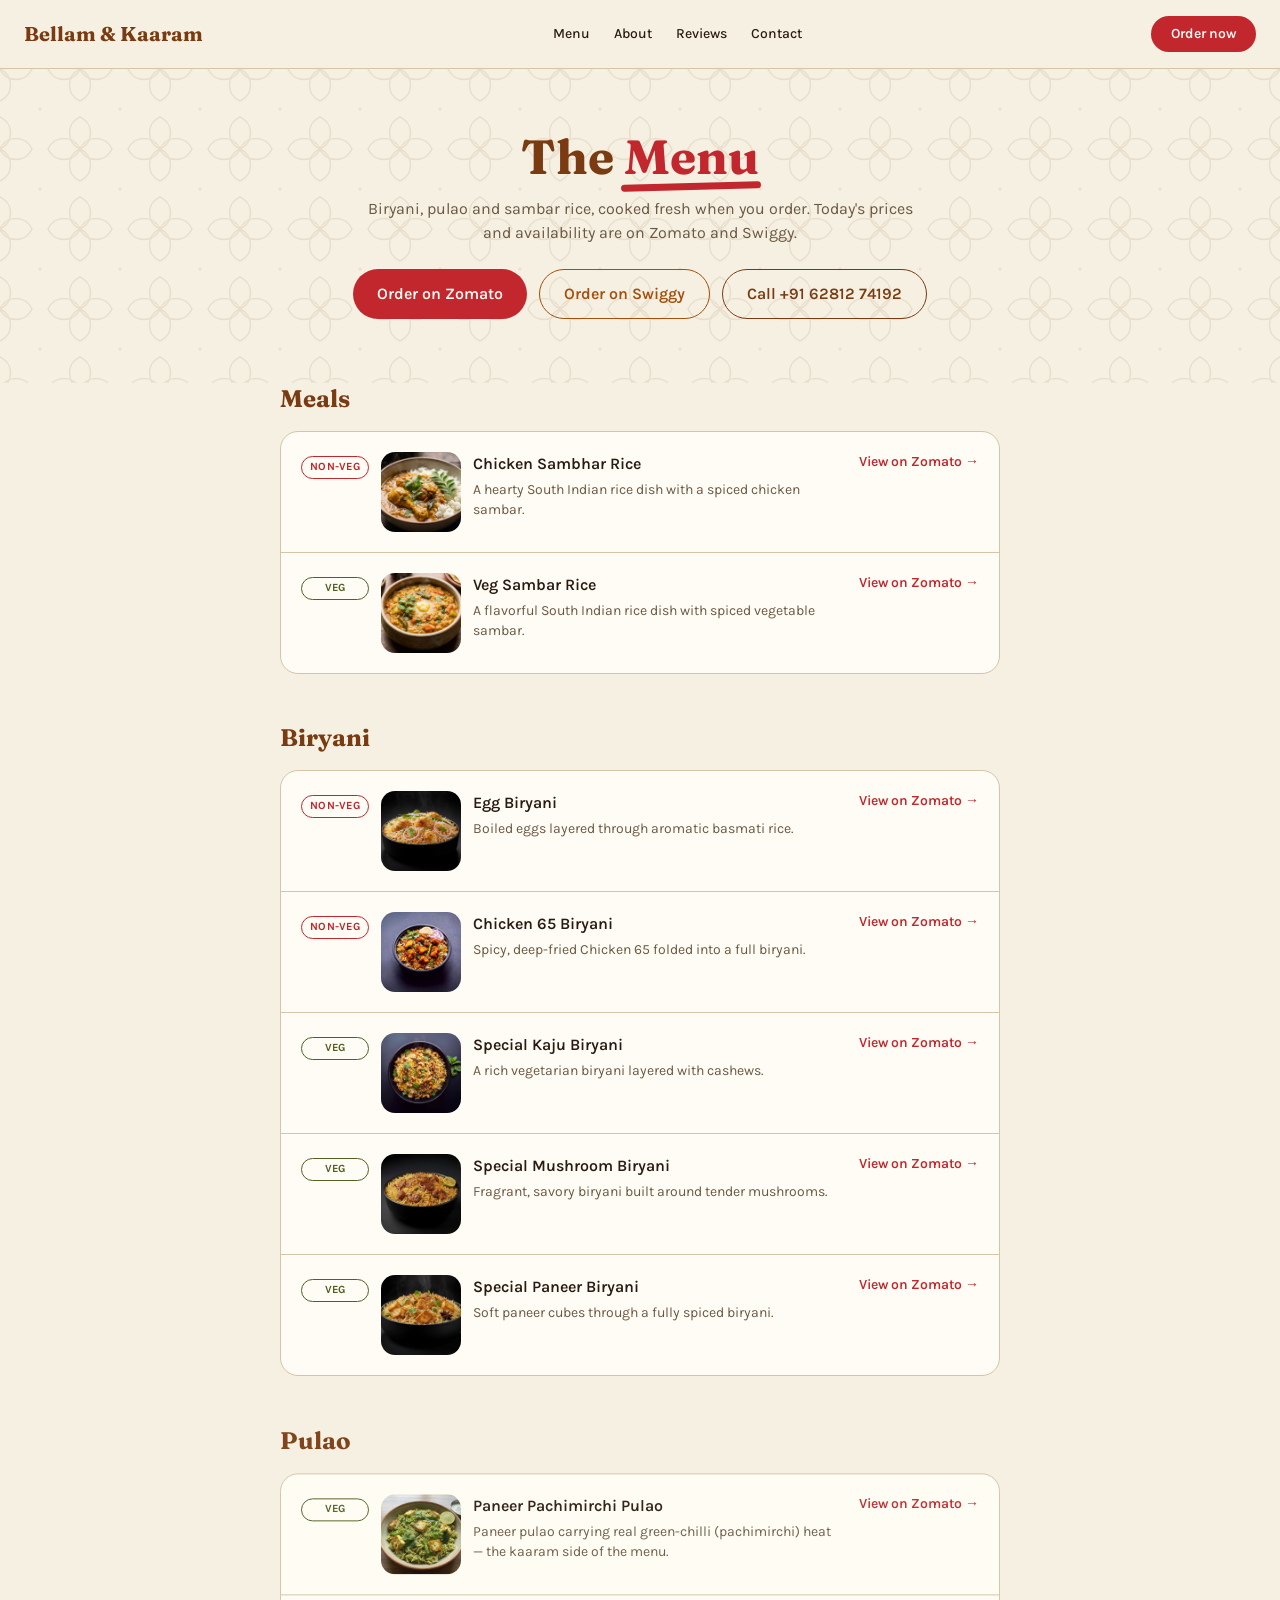
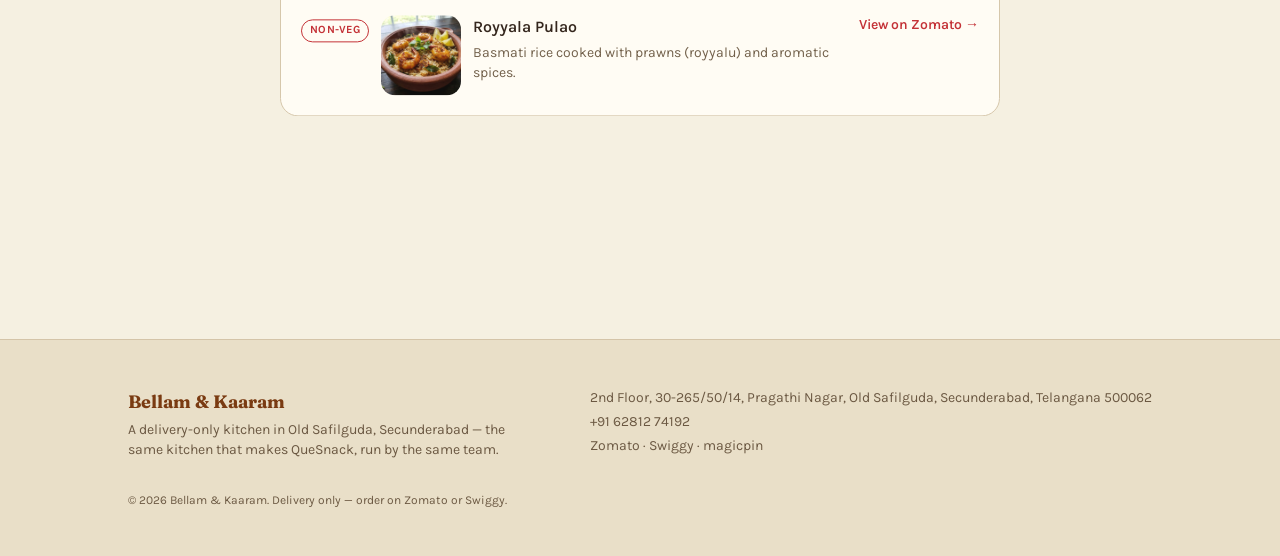
<file: menu/index.html>
<!DOCTYPE html><html lang="en"><head><meta charset="utf-8"><meta name="viewport" content="width=device-width, initial-scale=1"><title>Menu — Bellam &amp; Kaaram</title><meta name="description" content="The full Bellam &amp; Kaaram menu — biryani, pulao and South Indian meals, delivery-only from Old Safilguda, Secunderabad. Order on Zomato."><link rel="canonical" href="https://bellamkaram.online/menu/"><link rel="icon" type="image/svg+xml" href="/favicon.svg"><meta name="theme-color" content="#F5F0E1"><!-- Preconnect to third-party tracking origins — saves DNS + TLS + TCP
         round-trips on the Meta Pixel and GA4 scripts below. Does NOT alter
         any tracking logic; only hints the browser to warm connections early. --><link rel="preconnect" href="https://www.googletagmanager.com" crossorigin><link rel="preconnect" href="https://connect.facebook.net" crossorigin><link rel="dns-prefetch" href="https://www.google-analytics.com"><link rel="dns-prefetch" href="https://www.facebook.com"><meta property="og:title" content="Menu — Bellam &amp; Kaaram"><meta property="og:description" content="The full Bellam &amp; Kaaram menu — biryani, pulao and South Indian meals, delivery-only from Old Safilguda, Secunderabad. Order on Zomato."><meta property="og:type" content="restaurant.restaurant"><meta property="og:url" content="https://bellamkaram.online/menu/"><meta name="twitter:card" content="summary"><meta name="twitter:title" content="Menu — Bellam &amp; Kaaram"><meta name="twitter:description" content="The full Bellam &amp; Kaaram menu — biryani, pulao and South Indian meals, delivery-only from Old Safilguda, Secunderabad. Order on Zomato."><!-- Google tag (GA4) --><script async src="https://www.googletagmanager.com/gtag/js?id=G-03WND9ZQL7"></script><script>(function(){const GA4_ID = "G-03WND9ZQL7";

      window.dataLayer = window.dataLayer || [];
      function gtag() { dataLayer.push(arguments); } window.gtag = gtag;
      gtag("js", new Date());
      gtag("config", GA4_ID);
    })();</script><!-- Meta Pixel --><script>(function(){const PIXEL_ID = "1213790737554855";

      (function () {
        if (!/^\d{6,}$/.test(PIXEL_ID)) return;
        !function(f,b,e,v,n,t,s){if(f.fbq)return;n=f.fbq=function(){n.callMethod?n.callMethod.apply(n,arguments):n.queue.push(arguments)};if(!f._fbq)f._fbq=n;n.push=n;n.loaded=!0;n.version='2.0';n.queue=[];t=b.createElement(e);t.async=!0;t.src=v;s=b.getElementsByTagName(e)[0];s.parentNode.insertBefore(t,s)}(window,document,'script','https://connect.facebook.net/en_US/fbevents.js');
        fbq('init', PIXEL_ID);
        fbq('track', 'PageView');
        window.addEventListener('DOMContentLoaded', function () {
          document.querySelectorAll('a[href*="swiggy.com"],a[href*="zomato"]').forEach(function (a) {
            a.addEventListener('click', function () {
              var p = /zomato/.test(a.href) ? 'zomato' : 'swiggy';
              try { fbq('track', 'Lead'); } catch (e) {}
              try { gtag('event', 'order_click', { platform: p, transport_type: 'beacon' }); } catch (e) {}
            });
          });
        });
      })();
    })();</script><link rel="stylesheet" href="/_astro/OrderButtons.WhSEi_kT.css"></head><body class="bg-background text-foreground font-sans"><noscript><img height="1" width="1" style="display:none" alt="" src="https://www.facebook.com/tr?id=1213790737554855&amp;ev=PageView&amp;noscript=1"></noscript><nav class="sticky top-0 z-40 border-b border-border bg-background/95 backdrop-blur"><div class="flex items-center justify-between gap-3 px-4 py-3 sm:gap-4 sm:px-6 sm:py-4"><a href="/" class="font-heading text-lg font-bold text-primary sm:text-xl">Bellam &amp; Kaaram</a><div class="hidden items-center gap-6 text-sm font-medium md:flex"><a href="/menu/" class="hover:text-accent">Menu</a><a href="/about/" class="hover:text-accent">About</a><a href="/reviews/" class="hover:text-accent">Reviews</a><a href="/contact/" class="hover:text-accent">Contact</a></div><div class="flex items-center gap-2"><a href="https://www.zomato.com/hyderabad/bellam-kaaram-1-yapral-secunderabad/order" target="_blank" rel="noopener" class="whitespace-nowrap rounded-full bg-accent px-3 py-1.5 text-xs font-semibold text-accent-foreground sm:px-5 sm:py-2 sm:text-sm">Order now</a><details class="relative md:hidden"><summary class="flex h-8 w-8 cursor-pointer list-none items-center justify-center rounded-full border border-border text-primary [&amp;::-webkit-details-marker]:hidden" aria-label="Open menu"><svg viewBox="0 0 24 24" fill="none" stroke="currentColor" stroke-width="2" stroke-linecap="round" class="h-4 w-4" aria-hidden="true"><path d="M3 6h18M3 12h18M3 18h18"></path></svg></summary><div class="absolute right-0 top-10 flex w-40 flex-col gap-1 rounded-2xl border border-border bg-card p-2 text-sm font-medium shadow-lg"><a href="/menu/" class="rounded-lg px-3 py-2 hover:bg-muted">Menu</a><a href="/about/" class="rounded-lg px-3 py-2 hover:bg-muted">About</a><a href="/reviews/" class="rounded-lg px-3 py-2 hover:bg-muted">Reviews</a><a href="/contact/" class="rounded-lg px-3 py-2 hover:bg-muted">Contact</a></div></details></div></div></nav><main><header class="relative overflow-hidden px-6 py-16 text-center"><div class="muggu-pattern pointer-events-none absolute inset-0 opacity-[0.1]"></div><div class="relative"><h1 class="font-heading text-5xl font-bold text-primary">The <span class="flourish-underline text-accent">Menu</span></h1><p class="mx-auto mt-4 max-w-xl text-muted-foreground">Biryani, pulao and sambar rice, cooked fresh when you order. Today's prices and availability are on Zomato and Swiggy.</p><div class="flex flex-wrap gap-3 mt-6 justify-center"><a href="https://www.zomato.com/hyderabad/bellam-kaaram-1-yapral-secunderabad/order" target="_blank" rel="noopener" class="inline-flex items-center gap-2 rounded-full bg-accent px-6 py-3 font-semibold text-accent-foreground transition hover:opacity-90">Order on Zomato</a><a href="https://www.swiggy.com/city/hyderabad/bellam-and-kaaram-pragathi-nagar-old-safilguda-rest1294767" target="_blank" rel="noopener" class="inline-flex items-center gap-2 rounded-full border px-6 py-3 font-semibold transition border-[#A34F0D] text-[#A34F0D] hover:bg-[#A34F0D] hover:text-white">Order on Swiggy</a><a href="tel:+916281274192" class="inline-flex items-center gap-2 rounded-full border px-6 py-3 font-semibold transition border-primary text-primary hover:bg-primary hover:text-primary-foreground">Call&nbsp;+91 62812 74192</a></div></div></header><div class="mx-auto max-w-3xl px-6 pb-20"><section class="mb-12" data-reveal><h2 class="font-heading text-2xl font-bold text-primary">Meals</h2><div class="mt-4 divide-y divide-border rounded-2xl border border-border bg-card"><div class="flex flex-wrap items-start justify-between gap-x-4 gap-y-2 p-5"><div class="flex min-w-0 flex-1 basis-60 items-start gap-3"><span class="mt-1 w-[4.25rem] shrink-0 rounded-full border px-1.5 text-center py-0.5 text-[11px] font-bold uppercase tracking-wide border-accent text-accent">Non-veg</span><img src="/img/dishes/chicken-sambhar-rice.jpg" alt="Chicken Sambhar Rice" width="80" height="80" loading="lazy" class="size-16 shrink-0 rounded-xl object-cover sm:size-20"><div><p class="font-semibold">Chicken Sambhar Rice</p><p class="mt-1 text-sm text-muted-foreground">A hearty South Indian rice dish with a spiced chicken sambar.</p></div></div><a href="https://www.zomato.com/hyderabad/bellam-kaaram-1-yapral-secunderabad/order" target="_blank" rel="noopener" class="shrink-0 whitespace-nowrap text-sm font-semibold text-accent hover:underline">View on Zomato →</a></div><div class="flex flex-wrap items-start justify-between gap-x-4 gap-y-2 p-5"><div class="flex min-w-0 flex-1 basis-60 items-start gap-3"><span class="mt-1 w-[4.25rem] shrink-0 rounded-full border px-1.5 text-center py-0.5 text-[11px] font-bold uppercase tracking-wide border-[#526024] text-[#526024]">Veg</span><img src="/img/dishes/veg-sambar-rice.jpg" alt="Veg Sambar Rice" width="80" height="80" loading="lazy" class="size-16 shrink-0 rounded-xl object-cover sm:size-20"><div><p class="font-semibold">Veg Sambar Rice</p><p class="mt-1 text-sm text-muted-foreground">A flavorful South Indian rice dish with spiced vegetable sambar.</p></div></div><a href="https://www.zomato.com/hyderabad/bellam-kaaram-1-yapral-secunderabad/order" target="_blank" rel="noopener" class="shrink-0 whitespace-nowrap text-sm font-semibold text-accent hover:underline">View on Zomato →</a></div></div></section><section class="mb-12" data-reveal><h2 class="font-heading text-2xl font-bold text-primary">Biryani</h2><div class="mt-4 divide-y divide-border rounded-2xl border border-border bg-card"><div class="flex flex-wrap items-start justify-between gap-x-4 gap-y-2 p-5"><div class="flex min-w-0 flex-1 basis-60 items-start gap-3"><span class="mt-1 w-[4.25rem] shrink-0 rounded-full border px-1.5 text-center py-0.5 text-[11px] font-bold uppercase tracking-wide border-accent text-accent">Non-veg</span><img src="/img/dishes/egg-biryani.jpg" alt="Egg Biryani" width="80" height="80" loading="lazy" class="size-16 shrink-0 rounded-xl object-cover sm:size-20"><div><p class="font-semibold">Egg Biryani</p><p class="mt-1 text-sm text-muted-foreground">Boiled eggs layered through aromatic basmati rice.</p></div></div><a href="https://www.zomato.com/hyderabad/bellam-kaaram-1-yapral-secunderabad/order" target="_blank" rel="noopener" class="shrink-0 whitespace-nowrap text-sm font-semibold text-accent hover:underline">View on Zomato →</a></div><div class="flex flex-wrap items-start justify-between gap-x-4 gap-y-2 p-5"><div class="flex min-w-0 flex-1 basis-60 items-start gap-3"><span class="mt-1 w-[4.25rem] shrink-0 rounded-full border px-1.5 text-center py-0.5 text-[11px] font-bold uppercase tracking-wide border-accent text-accent">Non-veg</span><img src="/img/dishes/chicken-65-biryani.jpg" alt="Chicken 65 Biryani" width="80" height="80" loading="lazy" class="size-16 shrink-0 rounded-xl object-cover sm:size-20"><div><p class="font-semibold">Chicken 65 Biryani</p><p class="mt-1 text-sm text-muted-foreground">Spicy, deep-fried Chicken 65 folded into a full biryani.</p></div></div><a href="https://www.zomato.com/hyderabad/bellam-kaaram-1-yapral-secunderabad/order" target="_blank" rel="noopener" class="shrink-0 whitespace-nowrap text-sm font-semibold text-accent hover:underline">View on Zomato →</a></div><div class="flex flex-wrap items-start justify-between gap-x-4 gap-y-2 p-5"><div class="flex min-w-0 flex-1 basis-60 items-start gap-3"><span class="mt-1 w-[4.25rem] shrink-0 rounded-full border px-1.5 text-center py-0.5 text-[11px] font-bold uppercase tracking-wide border-[#526024] text-[#526024]">Veg</span><img src="/img/dishes/special-kaju-biryani.jpg" alt="Special Kaju Biryani" width="80" height="80" loading="lazy" class="size-16 shrink-0 rounded-xl object-cover sm:size-20"><div><p class="font-semibold">Special Kaju Biryani</p><p class="mt-1 text-sm text-muted-foreground">A rich vegetarian biryani layered with cashews.</p></div></div><a href="https://www.zomato.com/hyderabad/bellam-kaaram-1-yapral-secunderabad/order" target="_blank" rel="noopener" class="shrink-0 whitespace-nowrap text-sm font-semibold text-accent hover:underline">View on Zomato →</a></div><div class="flex flex-wrap items-start justify-between gap-x-4 gap-y-2 p-5"><div class="flex min-w-0 flex-1 basis-60 items-start gap-3"><span class="mt-1 w-[4.25rem] shrink-0 rounded-full border px-1.5 text-center py-0.5 text-[11px] font-bold uppercase tracking-wide border-[#526024] text-[#526024]">Veg</span><img src="/img/dishes/special-mushroom-biryani.jpg" alt="Special Mushroom Biryani" width="80" height="80" loading="lazy" class="size-16 shrink-0 rounded-xl object-cover sm:size-20"><div><p class="font-semibold">Special Mushroom Biryani</p><p class="mt-1 text-sm text-muted-foreground">Fragrant, savory biryani built around tender mushrooms.</p></div></div><a href="https://www.zomato.com/hyderabad/bellam-kaaram-1-yapral-secunderabad/order" target="_blank" rel="noopener" class="shrink-0 whitespace-nowrap text-sm font-semibold text-accent hover:underline">View on Zomato →</a></div><div class="flex flex-wrap items-start justify-between gap-x-4 gap-y-2 p-5"><div class="flex min-w-0 flex-1 basis-60 items-start gap-3"><span class="mt-1 w-[4.25rem] shrink-0 rounded-full border px-1.5 text-center py-0.5 text-[11px] font-bold uppercase tracking-wide border-[#526024] text-[#526024]">Veg</span><img src="/img/dishes/special-paneer-biryani.jpg" alt="Special Paneer Biryani" width="80" height="80" loading="lazy" class="size-16 shrink-0 rounded-xl object-cover sm:size-20"><div><p class="font-semibold">Special Paneer Biryani</p><p class="mt-1 text-sm text-muted-foreground">Soft paneer cubes through a fully spiced biryani.</p></div></div><a href="https://www.zomato.com/hyderabad/bellam-kaaram-1-yapral-secunderabad/order" target="_blank" rel="noopener" class="shrink-0 whitespace-nowrap text-sm font-semibold text-accent hover:underline">View on Zomato →</a></div></div></section><section class="mb-12" data-reveal><h2 class="font-heading text-2xl font-bold text-primary">Pulao</h2><div class="mt-4 divide-y divide-border rounded-2xl border border-border bg-card"><div class="flex flex-wrap items-start justify-between gap-x-4 gap-y-2 p-5"><div class="flex min-w-0 flex-1 basis-60 items-start gap-3"><span class="mt-1 w-[4.25rem] shrink-0 rounded-full border px-1.5 text-center py-0.5 text-[11px] font-bold uppercase tracking-wide border-[#526024] text-[#526024]">Veg</span><img src="/img/dishes/paneer-pachimirchi-pulao.jpg" alt="Paneer Pachimirchi Pulao" width="80" height="80" loading="lazy" class="size-16 shrink-0 rounded-xl object-cover sm:size-20"><div><p class="font-semibold">Paneer Pachimirchi Pulao</p><p class="mt-1 text-sm text-muted-foreground">Paneer pulao carrying real green-chilli (pachimirchi) heat — the kaaram side of the menu.</p></div></div><a href="https://www.zomato.com/hyderabad/bellam-kaaram-1-yapral-secunderabad/order" target="_blank" rel="noopener" class="shrink-0 whitespace-nowrap text-sm font-semibold text-accent hover:underline">View on Zomato →</a></div><div class="flex flex-wrap items-start justify-between gap-x-4 gap-y-2 p-5"><div class="flex min-w-0 flex-1 basis-60 items-start gap-3"><span class="mt-1 w-[4.25rem] shrink-0 rounded-full border px-1.5 text-center py-0.5 text-[11px] font-bold uppercase tracking-wide border-accent text-accent">Non-veg</span><img src="/img/dishes/royyala-pulao.jpg" alt="Royyala Pulao" width="80" height="80" loading="lazy" class="size-16 shrink-0 rounded-xl object-cover sm:size-20"><div><p class="font-semibold">Royyala Pulao</p><p class="mt-1 text-sm text-muted-foreground">Basmati rice cooked with prawns (royyalu) and aromatic spices.</p></div></div><a href="https://www.zomato.com/hyderabad/bellam-kaaram-1-yapral-secunderabad/order" target="_blank" rel="noopener" class="shrink-0 whitespace-nowrap text-sm font-semibold text-accent hover:underline">View on Zomato →</a></div></div></section></div></main><footer class="mt-24 border-t border-border bg-muted px-6 py-12 text-sm text-muted-foreground"><div class="mx-auto flex max-w-5xl flex-col gap-6 md:flex-row md:justify-between"><div><p class="font-heading text-lg font-bold text-primary">Bellam &amp; Kaaram</p><p class="mt-1 max-w-sm">A delivery-only kitchen in Old Safilguda, Secunderabad — the same kitchen that makes QueSnack, run by the same team.</p></div><div class="space-y-1"><p>2nd Floor, 30-265/50/14, Pragathi Nagar, Old Safilguda, Secunderabad, Telangana 500062</p><p><a href="tel:+916281274192" class="hover:text-accent">+91 62812 74192</a></p><p><a href="https://www.zomato.com/hyderabad/bellam-kaaram-1-yapral-secunderabad" target="_blank" rel="noopener" class="hover:text-accent">Zomato</a> · <a href="https://www.swiggy.com/city/hyderabad/bellam-and-kaaram-pragathi-nagar-old-safilguda-rest1294767" target="_blank" rel="noopener" class="hover:text-accent">Swiggy</a> · <a href="https://magicpin.in/Secunderabad/Yapral/Restaurant/Bellam-and-Kaaram/store/1799b4a/" target="_blank" rel="noopener" class="hover:text-accent">magicpin</a></p></div></div><p class="mx-auto mt-8 max-w-5xl text-xs">&copy; 2026 Bellam &amp; Kaaram. Delivery only — order on Zomato or Swiggy.</p></footer><script type="module" src="/_astro/BaseLayout.astro_astro_type_script_index_0_lang.B0fhiWYO.js"></script></body></html>
</file>
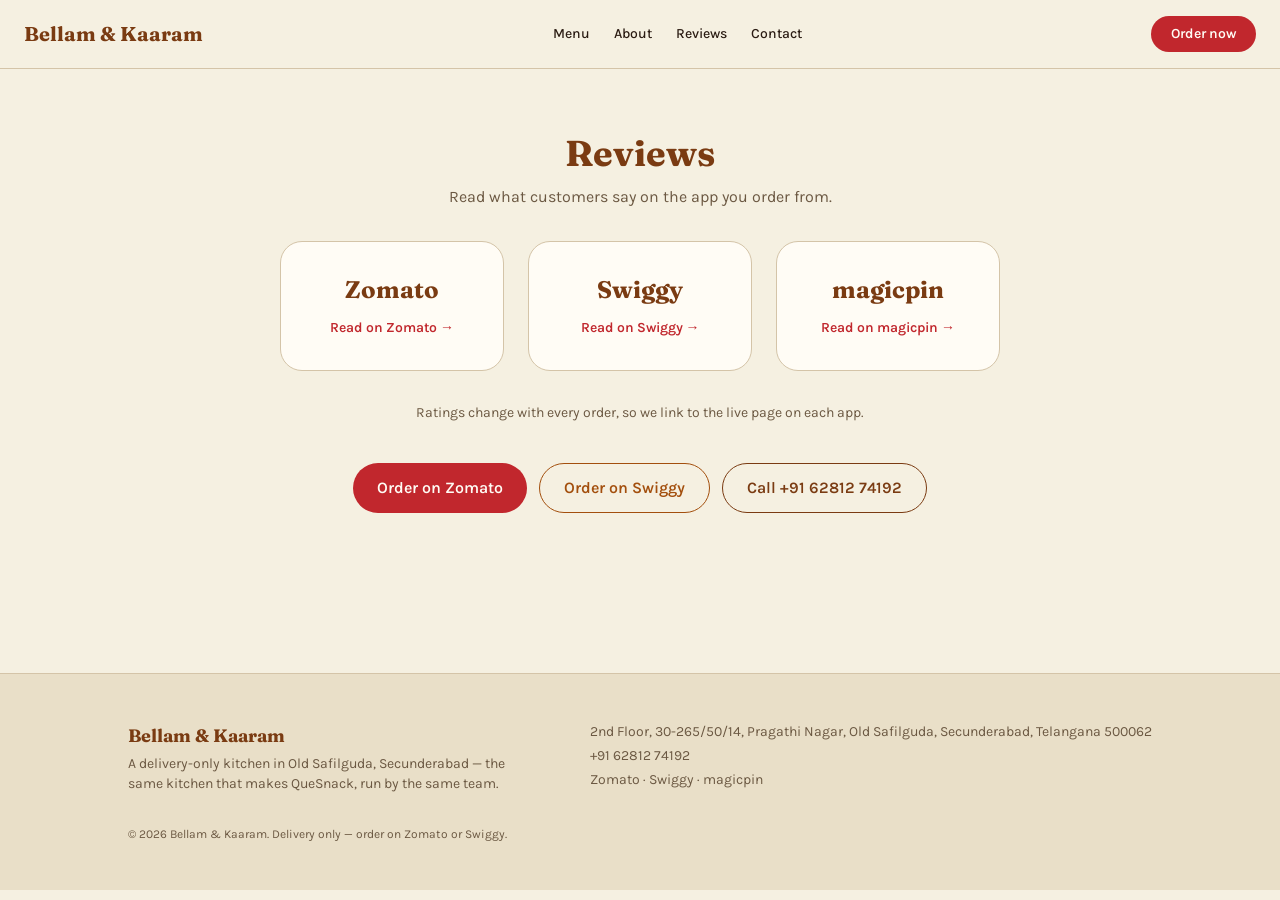
<file: reviews/index.html>
<!DOCTYPE html><html lang="en"><head><meta charset="utf-8"><meta name="viewport" content="width=device-width, initial-scale=1"><title>Reviews — Bellam &amp; Kaaram</title><meta name="description" content="See what customers say about Bellam &amp; Kaaram on Zomato, Swiggy and magicpin."><link rel="canonical" href="https://bellamkaram.online/reviews/"><link rel="icon" type="image/svg+xml" href="/favicon.svg"><meta name="theme-color" content="#F5F0E1"><!-- Preconnect to third-party tracking origins — saves DNS + TLS + TCP
         round-trips on the Meta Pixel and GA4 scripts below. Does NOT alter
         any tracking logic; only hints the browser to warm connections early. --><link rel="preconnect" href="https://www.googletagmanager.com" crossorigin><link rel="preconnect" href="https://connect.facebook.net" crossorigin><link rel="dns-prefetch" href="https://www.google-analytics.com"><link rel="dns-prefetch" href="https://www.facebook.com"><meta property="og:title" content="Reviews — Bellam &amp; Kaaram"><meta property="og:description" content="See what customers say about Bellam &amp; Kaaram on Zomato, Swiggy and magicpin."><meta property="og:type" content="restaurant.restaurant"><meta property="og:url" content="https://bellamkaram.online/reviews/"><meta name="twitter:card" content="summary"><meta name="twitter:title" content="Reviews — Bellam &amp; Kaaram"><meta name="twitter:description" content="See what customers say about Bellam &amp; Kaaram on Zomato, Swiggy and magicpin."><!-- Google tag (GA4) --><script async src="https://www.googletagmanager.com/gtag/js?id=G-03WND9ZQL7"></script><script>(function(){const GA4_ID = "G-03WND9ZQL7";

      window.dataLayer = window.dataLayer || [];
      function gtag() { dataLayer.push(arguments); } window.gtag = gtag;
      gtag("js", new Date());
      gtag("config", GA4_ID);
    })();</script><!-- Meta Pixel --><script>(function(){const PIXEL_ID = "1213790737554855";

      (function () {
        if (!/^\d{6,}$/.test(PIXEL_ID)) return;
        !function(f,b,e,v,n,t,s){if(f.fbq)return;n=f.fbq=function(){n.callMethod?n.callMethod.apply(n,arguments):n.queue.push(arguments)};if(!f._fbq)f._fbq=n;n.push=n;n.loaded=!0;n.version='2.0';n.queue=[];t=b.createElement(e);t.async=!0;t.src=v;s=b.getElementsByTagName(e)[0];s.parentNode.insertBefore(t,s)}(window,document,'script','https://connect.facebook.net/en_US/fbevents.js');
        fbq('init', PIXEL_ID);
        fbq('track', 'PageView');
        window.addEventListener('DOMContentLoaded', function () {
          document.querySelectorAll('a[href*="swiggy.com"],a[href*="zomato"]').forEach(function (a) {
            a.addEventListener('click', function () {
              var p = /zomato/.test(a.href) ? 'zomato' : 'swiggy';
              try { fbq('track', 'Lead'); } catch (e) {}
              try { gtag('event', 'order_click', { platform: p, transport_type: 'beacon' }); } catch (e) {}
            });
          });
        });
      })();
    })();</script><link rel="stylesheet" href="/_astro/OrderButtons.WhSEi_kT.css"></head><body class="bg-background text-foreground font-sans"><noscript><img height="1" width="1" style="display:none" alt="" src="https://www.facebook.com/tr?id=1213790737554855&amp;ev=PageView&amp;noscript=1"></noscript><nav class="sticky top-0 z-40 border-b border-border bg-background/95 backdrop-blur"><div class="flex items-center justify-between gap-3 px-4 py-3 sm:gap-4 sm:px-6 sm:py-4"><a href="/" class="font-heading text-lg font-bold text-primary sm:text-xl">Bellam &amp; Kaaram</a><div class="hidden items-center gap-6 text-sm font-medium md:flex"><a href="/menu/" class="hover:text-accent">Menu</a><a href="/about/" class="hover:text-accent">About</a><a href="/reviews/" class="hover:text-accent">Reviews</a><a href="/contact/" class="hover:text-accent">Contact</a></div><div class="flex items-center gap-2"><a href="https://www.zomato.com/hyderabad/bellam-kaaram-1-yapral-secunderabad/order" target="_blank" rel="noopener" class="whitespace-nowrap rounded-full bg-accent px-3 py-1.5 text-xs font-semibold text-accent-foreground sm:px-5 sm:py-2 sm:text-sm">Order now</a><details class="relative md:hidden"><summary class="flex h-8 w-8 cursor-pointer list-none items-center justify-center rounded-full border border-border text-primary [&amp;::-webkit-details-marker]:hidden" aria-label="Open menu"><svg viewBox="0 0 24 24" fill="none" stroke="currentColor" stroke-width="2" stroke-linecap="round" class="h-4 w-4" aria-hidden="true"><path d="M3 6h18M3 12h18M3 18h18"></path></svg></summary><div class="absolute right-0 top-10 flex w-40 flex-col gap-1 rounded-2xl border border-border bg-card p-2 text-sm font-medium shadow-lg"><a href="/menu/" class="rounded-lg px-3 py-2 hover:bg-muted">Menu</a><a href="/about/" class="rounded-lg px-3 py-2 hover:bg-muted">About</a><a href="/reviews/" class="rounded-lg px-3 py-2 hover:bg-muted">Reviews</a><a href="/contact/" class="rounded-lg px-3 py-2 hover:bg-muted">Contact</a></div></details></div></div></nav><main><div class="mx-auto max-w-3xl px-6 py-16 text-center"><h1 class="font-heading text-4xl font-bold text-primary" data-reveal>Reviews</h1><p class="mx-auto mt-3 max-w-md text-muted-foreground" data-reveal>Read what customers say on the app you order from.</p><div class="mt-8 grid gap-6 sm:grid-cols-3" data-reveal><div class="flex flex-col items-center gap-1 rounded-3xl border border-border bg-card px-6 py-8"><span class="font-heading text-2xl font-bold text-primary">Zomato</span><a href="https://www.zomato.com/hyderabad/bellam-kaaram-1-yapral-secunderabad" target="_blank" rel="noopener" class="mt-2 text-sm font-semibold text-accent hover:underline">Read on Zomato →</a></div><div class="flex flex-col items-center gap-1 rounded-3xl border border-border bg-card px-6 py-8"><span class="font-heading text-2xl font-bold text-primary">Swiggy</span><a href="https://www.swiggy.com/city/hyderabad/bellam-and-kaaram-pragathi-nagar-old-safilguda-rest1294767" target="_blank" rel="noopener" class="mt-2 text-sm font-semibold text-accent hover:underline">Read on Swiggy →</a></div><div class="flex flex-col items-center gap-1 rounded-3xl border border-border bg-card px-6 py-8"><span class="font-heading text-2xl font-bold text-primary">magicpin</span><a href="https://magicpin.in/Secunderabad/Yapral/Restaurant/Bellam-and-Kaaram/store/1799b4a/" target="_blank" rel="noopener" class="mt-2 text-sm font-semibold text-accent hover:underline">Read on magicpin →</a></div></div><p class="mx-auto mt-8 max-w-md text-sm text-muted-foreground" data-reveal>Ratings change with every order, so we link to the live page on each app.</p><div class="flex flex-wrap gap-3 mt-10 justify-center"><a href="https://www.zomato.com/hyderabad/bellam-kaaram-1-yapral-secunderabad/order" target="_blank" rel="noopener" class="inline-flex items-center gap-2 rounded-full bg-accent px-6 py-3 font-semibold text-accent-foreground transition hover:opacity-90">Order on Zomato</a><a href="https://www.swiggy.com/city/hyderabad/bellam-and-kaaram-pragathi-nagar-old-safilguda-rest1294767" target="_blank" rel="noopener" class="inline-flex items-center gap-2 rounded-full border px-6 py-3 font-semibold transition border-[#A34F0D] text-[#A34F0D] hover:bg-[#A34F0D] hover:text-white">Order on Swiggy</a><a href="tel:+916281274192" class="inline-flex items-center gap-2 rounded-full border px-6 py-3 font-semibold transition border-primary text-primary hover:bg-primary hover:text-primary-foreground">Call&nbsp;+91 62812 74192</a></div></div></main><footer class="mt-24 border-t border-border bg-muted px-6 py-12 text-sm text-muted-foreground"><div class="mx-auto flex max-w-5xl flex-col gap-6 md:flex-row md:justify-between"><div><p class="font-heading text-lg font-bold text-primary">Bellam &amp; Kaaram</p><p class="mt-1 max-w-sm">A delivery-only kitchen in Old Safilguda, Secunderabad — the same kitchen that makes QueSnack, run by the same team.</p></div><div class="space-y-1"><p>2nd Floor, 30-265/50/14, Pragathi Nagar, Old Safilguda, Secunderabad, Telangana 500062</p><p><a href="tel:+916281274192" class="hover:text-accent">+91 62812 74192</a></p><p><a href="https://www.zomato.com/hyderabad/bellam-kaaram-1-yapral-secunderabad" target="_blank" rel="noopener" class="hover:text-accent">Zomato</a> · <a href="https://www.swiggy.com/city/hyderabad/bellam-and-kaaram-pragathi-nagar-old-safilguda-rest1294767" target="_blank" rel="noopener" class="hover:text-accent">Swiggy</a> · <a href="https://magicpin.in/Secunderabad/Yapral/Restaurant/Bellam-and-Kaaram/store/1799b4a/" target="_blank" rel="noopener" class="hover:text-accent">magicpin</a></p></div></div><p class="mx-auto mt-8 max-w-5xl text-xs">&copy; 2026 Bellam &amp; Kaaram. Delivery only — order on Zomato or Swiggy.</p></footer><script type="module" src="/_astro/BaseLayout.astro_astro_type_script_index_0_lang.B0fhiWYO.js"></script></body></html>
</file>
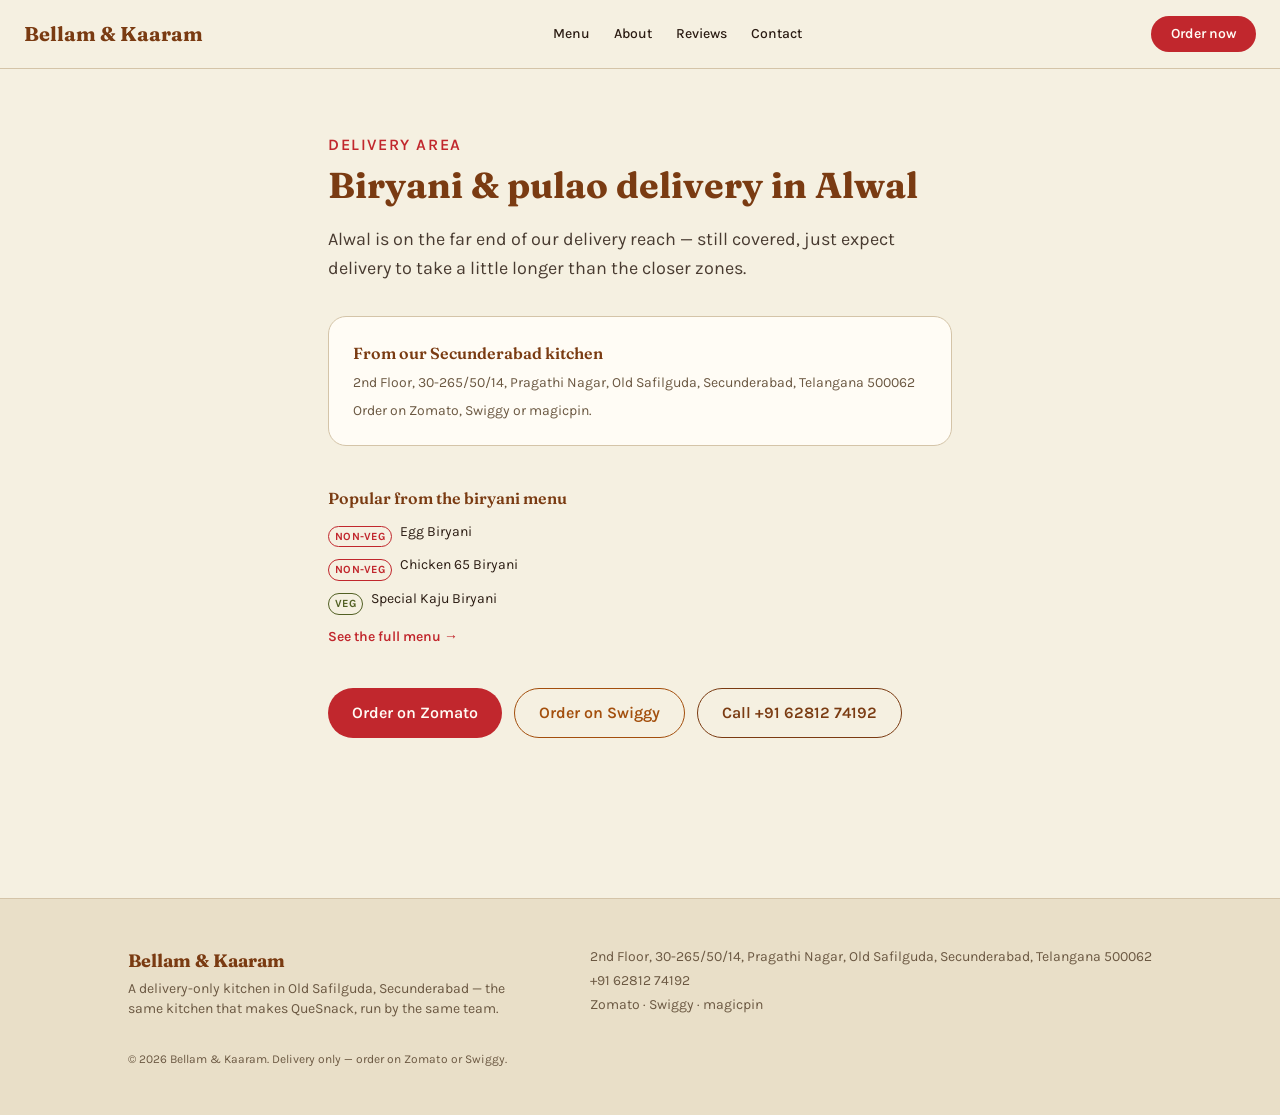
<file: areas/alwal/index.html>
<!DOCTYPE html><html lang="en"><head><meta charset="utf-8"><meta name="viewport" content="width=device-width, initial-scale=1"><title>Biryani &amp; Pulao Delivery in Alwal — Bellam &amp; Kaaram</title><meta name="description" content="Bellam &amp; Kaaram delivers biryani and pulao to Alwal, Secunderabad from our Old Safilguda kitchen. Fresh, made to order. Order now."><link rel="canonical" href="https://bellamkaram.online/areas/alwal/"><link rel="icon" type="image/svg+xml" href="/favicon.svg"><meta name="theme-color" content="#F5F0E1"><!-- Preconnect to third-party tracking origins — saves DNS + TLS + TCP
         round-trips on the Meta Pixel and GA4 scripts below. Does NOT alter
         any tracking logic; only hints the browser to warm connections early. --><link rel="preconnect" href="https://www.googletagmanager.com" crossorigin><link rel="preconnect" href="https://connect.facebook.net" crossorigin><link rel="dns-prefetch" href="https://www.google-analytics.com"><link rel="dns-prefetch" href="https://www.facebook.com"><meta property="og:title" content="Biryani &amp; Pulao Delivery in Alwal — Bellam &amp; Kaaram"><meta property="og:description" content="Bellam &amp; Kaaram delivers biryani and pulao to Alwal, Secunderabad from our Old Safilguda kitchen. Fresh, made to order. Order now."><meta property="og:type" content="restaurant.restaurant"><meta property="og:url" content="https://bellamkaram.online/areas/alwal/"><meta name="twitter:card" content="summary"><meta name="twitter:title" content="Biryani &amp; Pulao Delivery in Alwal — Bellam &amp; Kaaram"><meta name="twitter:description" content="Bellam &amp; Kaaram delivers biryani and pulao to Alwal, Secunderabad from our Old Safilguda kitchen. Fresh, made to order. Order now."><!-- Google tag (GA4) --><script async src="https://www.googletagmanager.com/gtag/js?id=G-03WND9ZQL7"></script><script>(function(){const GA4_ID = "G-03WND9ZQL7";

      window.dataLayer = window.dataLayer || [];
      function gtag() { dataLayer.push(arguments); } window.gtag = gtag;
      gtag("js", new Date());
      gtag("config", GA4_ID);
    })();</script><!-- Meta Pixel --><script>(function(){const PIXEL_ID = "1213790737554855";

      (function () {
        if (!/^\d{6,}$/.test(PIXEL_ID)) return;
        !function(f,b,e,v,n,t,s){if(f.fbq)return;n=f.fbq=function(){n.callMethod?n.callMethod.apply(n,arguments):n.queue.push(arguments)};if(!f._fbq)f._fbq=n;n.push=n;n.loaded=!0;n.version='2.0';n.queue=[];t=b.createElement(e);t.async=!0;t.src=v;s=b.getElementsByTagName(e)[0];s.parentNode.insertBefore(t,s)}(window,document,'script','https://connect.facebook.net/en_US/fbevents.js');
        fbq('init', PIXEL_ID);
        fbq('track', 'PageView');
        window.addEventListener('DOMContentLoaded', function () {
          document.querySelectorAll('a[href*="swiggy.com"],a[href*="zomato"]').forEach(function (a) {
            a.addEventListener('click', function () {
              var p = /zomato/.test(a.href) ? 'zomato' : 'swiggy';
              try { fbq('track', 'Lead'); } catch (e) {}
              try { gtag('event', 'order_click', { platform: p, transport_type: 'beacon' }); } catch (e) {}
            });
          });
        });
      })();
    })();</script><link rel="stylesheet" href="/_astro/OrderButtons.WhSEi_kT.css"></head><body class="bg-background text-foreground font-sans"><noscript><img height="1" width="1" style="display:none" alt="" src="https://www.facebook.com/tr?id=1213790737554855&amp;ev=PageView&amp;noscript=1"></noscript><nav class="sticky top-0 z-40 border-b border-border bg-background/95 backdrop-blur"><div class="flex items-center justify-between gap-3 px-4 py-3 sm:gap-4 sm:px-6 sm:py-4"><a href="/" class="font-heading text-lg font-bold text-primary sm:text-xl">Bellam &amp; Kaaram</a><div class="hidden items-center gap-6 text-sm font-medium md:flex"><a href="/menu/" class="hover:text-accent">Menu</a><a href="/about/" class="hover:text-accent">About</a><a href="/reviews/" class="hover:text-accent">Reviews</a><a href="/contact/" class="hover:text-accent">Contact</a></div><div class="flex items-center gap-2"><a href="https://www.zomato.com/hyderabad/bellam-kaaram-1-yapral-secunderabad/order" target="_blank" rel="noopener" class="whitespace-nowrap rounded-full bg-accent px-3 py-1.5 text-xs font-semibold text-accent-foreground sm:px-5 sm:py-2 sm:text-sm">Order now</a><details class="relative md:hidden"><summary class="flex h-8 w-8 cursor-pointer list-none items-center justify-center rounded-full border border-border text-primary [&amp;::-webkit-details-marker]:hidden" aria-label="Open menu"><svg viewBox="0 0 24 24" fill="none" stroke="currentColor" stroke-width="2" stroke-linecap="round" class="h-4 w-4" aria-hidden="true"><path d="M3 6h18M3 12h18M3 18h18"></path></svg></summary><div class="absolute right-0 top-10 flex w-40 flex-col gap-1 rounded-2xl border border-border bg-card p-2 text-sm font-medium shadow-lg"><a href="/menu/" class="rounded-lg px-3 py-2 hover:bg-muted">Menu</a><a href="/about/" class="rounded-lg px-3 py-2 hover:bg-muted">About</a><a href="/reviews/" class="rounded-lg px-3 py-2 hover:bg-muted">Reviews</a><a href="/contact/" class="rounded-lg px-3 py-2 hover:bg-muted">Contact</a></div></details></div></div></nav><main><div class="mx-auto max-w-2xl px-6 py-16"><p class="font-semibold uppercase tracking-widest text-accent" data-reveal>Delivery area</p><h1 class="mt-2 font-heading text-4xl font-bold text-primary" data-reveal>Biryani &amp; pulao delivery in Alwal</h1><p class="mt-5 text-lg leading-relaxed text-foreground/85" data-reveal>Alwal is on the far end of our delivery reach — still covered, just expect delivery to take a little longer than the closer zones.</p><div class="mt-8 rounded-2xl border border-border bg-card p-6" data-reveal><p class="font-heading font-semibold text-primary">From our Secunderabad kitchen</p><p class="mt-2 text-sm text-muted-foreground">2nd Floor, 30-265/50/14, Pragathi Nagar, Old Safilguda, Secunderabad, Telangana 500062</p><p class="mt-2 text-sm text-muted-foreground">Order on Zomato, Swiggy or magicpin.</p></div><div class="mt-10" data-reveal><p class="font-heading font-semibold text-primary">Popular from the biryani menu</p><ul class="mt-3 space-y-2 text-sm"><li class="flex items-start gap-2"><span class="mt-1 shrink-0 rounded-full border px-1.5 py-0.5 text-[11px] font-bold uppercase tracking-wide border-accent text-accent">Non-veg</span><span>Egg Biryani</span></li><li class="flex items-start gap-2"><span class="mt-1 shrink-0 rounded-full border px-1.5 py-0.5 text-[11px] font-bold uppercase tracking-wide border-accent text-accent">Non-veg</span><span>Chicken 65 Biryani</span></li><li class="flex items-start gap-2"><span class="mt-1 shrink-0 rounded-full border px-1.5 py-0.5 text-[11px] font-bold uppercase tracking-wide border-[#526024] text-[#526024]">Veg</span><span>Special Kaju Biryani</span></li></ul><a href="/menu/" class="mt-3 inline-block text-sm font-semibold text-accent hover:underline">See the full menu →</a></div><div class="flex flex-wrap gap-3 mt-10"><a href="https://www.zomato.com/hyderabad/bellam-kaaram-1-yapral-secunderabad/order" target="_blank" rel="noopener" class="inline-flex items-center gap-2 rounded-full bg-accent px-6 py-3 font-semibold text-accent-foreground transition hover:opacity-90">Order on Zomato</a><a href="https://www.swiggy.com/city/hyderabad/bellam-and-kaaram-pragathi-nagar-old-safilguda-rest1294767" target="_blank" rel="noopener" class="inline-flex items-center gap-2 rounded-full border px-6 py-3 font-semibold transition border-[#A34F0D] text-[#A34F0D] hover:bg-[#A34F0D] hover:text-white">Order on Swiggy</a><a href="tel:+916281274192" class="inline-flex items-center gap-2 rounded-full border px-6 py-3 font-semibold transition border-primary text-primary hover:bg-primary hover:text-primary-foreground">Call&nbsp;+91 62812 74192</a></div></div></main><footer class="mt-24 border-t border-border bg-muted px-6 py-12 text-sm text-muted-foreground"><div class="mx-auto flex max-w-5xl flex-col gap-6 md:flex-row md:justify-between"><div><p class="font-heading text-lg font-bold text-primary">Bellam &amp; Kaaram</p><p class="mt-1 max-w-sm">A delivery-only kitchen in Old Safilguda, Secunderabad — the same kitchen that makes QueSnack, run by the same team.</p></div><div class="space-y-1"><p>2nd Floor, 30-265/50/14, Pragathi Nagar, Old Safilguda, Secunderabad, Telangana 500062</p><p><a href="tel:+916281274192" class="hover:text-accent">+91 62812 74192</a></p><p><a href="https://www.zomato.com/hyderabad/bellam-kaaram-1-yapral-secunderabad" target="_blank" rel="noopener" class="hover:text-accent">Zomato</a> · <a href="https://www.swiggy.com/city/hyderabad/bellam-and-kaaram-pragathi-nagar-old-safilguda-rest1294767" target="_blank" rel="noopener" class="hover:text-accent">Swiggy</a> · <a href="https://magicpin.in/Secunderabad/Yapral/Restaurant/Bellam-and-Kaaram/store/1799b4a/" target="_blank" rel="noopener" class="hover:text-accent">magicpin</a></p></div></div><p class="mx-auto mt-8 max-w-5xl text-xs">&copy; 2026 Bellam &amp; Kaaram. Delivery only — order on Zomato or Swiggy.</p></footer><script type="module" src="/_astro/BaseLayout.astro_astro_type_script_index_0_lang.B0fhiWYO.js"></script></body></html>
</file>
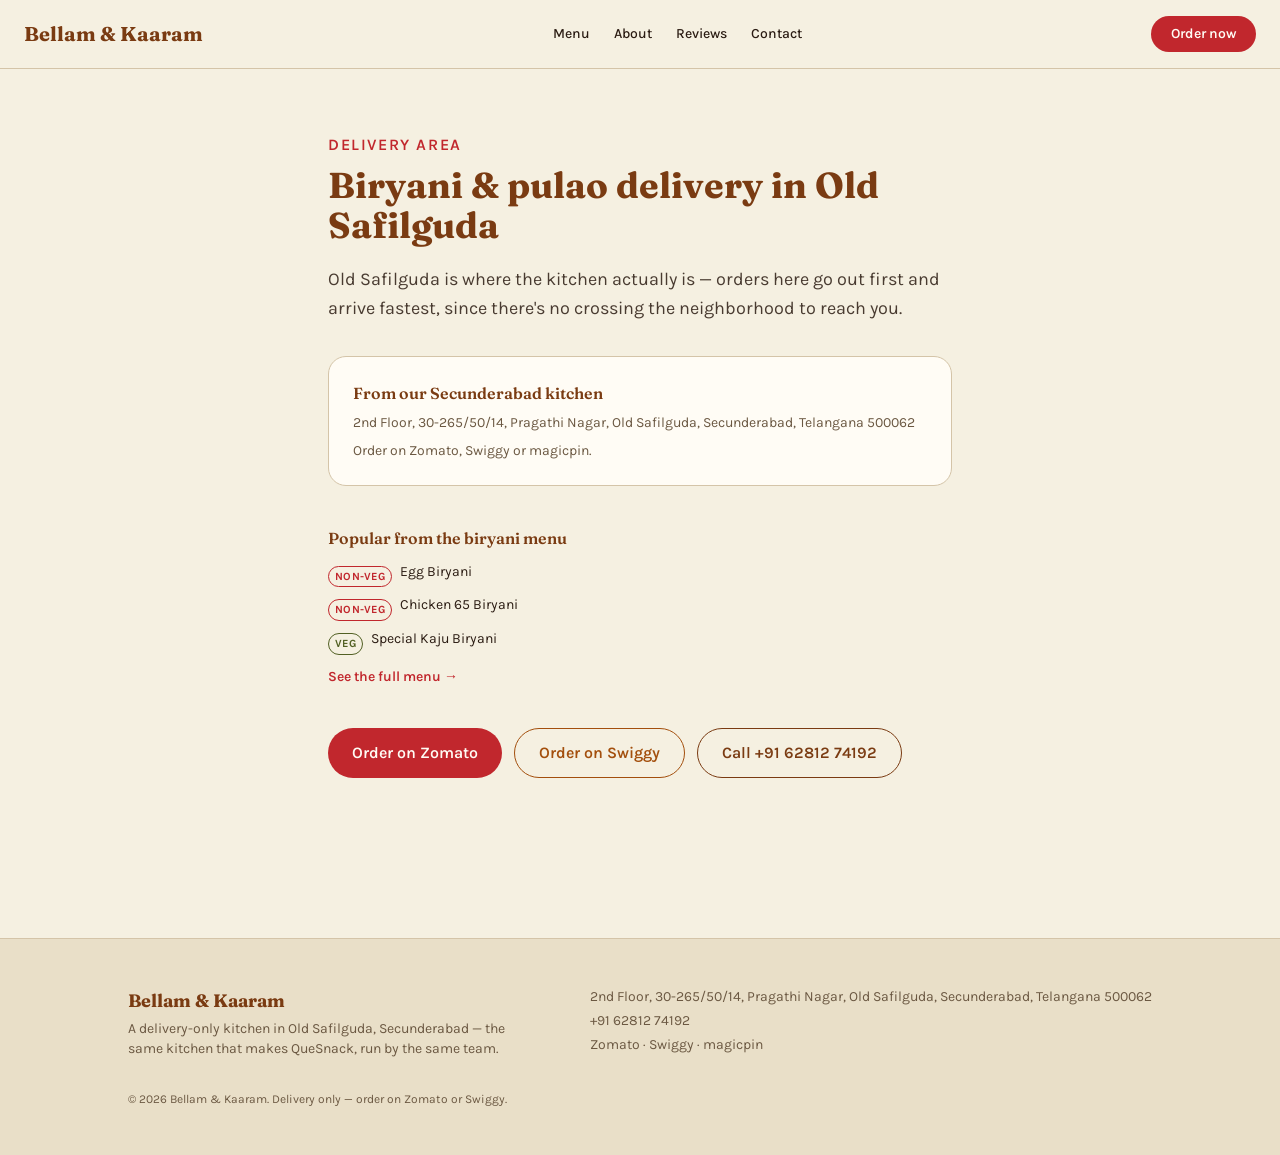
<file: areas/old-safilguda/index.html>
<!DOCTYPE html><html lang="en"><head><meta charset="utf-8"><meta name="viewport" content="width=device-width, initial-scale=1"><title>Biryani &amp; Pulao Delivery in Old Safilguda — Bellam &amp; Kaaram</title><meta name="description" content="Bellam &amp; Kaaram delivers biryani and pulao to Old Safilguda, Secunderabad from our Old Safilguda kitchen. Fresh, made to order. Order now."><link rel="canonical" href="https://bellamkaram.online/areas/old-safilguda/"><link rel="icon" type="image/svg+xml" href="/favicon.svg"><meta name="theme-color" content="#F5F0E1"><!-- Preconnect to third-party tracking origins — saves DNS + TLS + TCP
         round-trips on the Meta Pixel and GA4 scripts below. Does NOT alter
         any tracking logic; only hints the browser to warm connections early. --><link rel="preconnect" href="https://www.googletagmanager.com" crossorigin><link rel="preconnect" href="https://connect.facebook.net" crossorigin><link rel="dns-prefetch" href="https://www.google-analytics.com"><link rel="dns-prefetch" href="https://www.facebook.com"><meta property="og:title" content="Biryani &amp; Pulao Delivery in Old Safilguda — Bellam &amp; Kaaram"><meta property="og:description" content="Bellam &amp; Kaaram delivers biryani and pulao to Old Safilguda, Secunderabad from our Old Safilguda kitchen. Fresh, made to order. Order now."><meta property="og:type" content="restaurant.restaurant"><meta property="og:url" content="https://bellamkaram.online/areas/old-safilguda/"><meta name="twitter:card" content="summary"><meta name="twitter:title" content="Biryani &amp; Pulao Delivery in Old Safilguda — Bellam &amp; Kaaram"><meta name="twitter:description" content="Bellam &amp; Kaaram delivers biryani and pulao to Old Safilguda, Secunderabad from our Old Safilguda kitchen. Fresh, made to order. Order now."><!-- Google tag (GA4) --><script async src="https://www.googletagmanager.com/gtag/js?id=G-03WND9ZQL7"></script><script>(function(){const GA4_ID = "G-03WND9ZQL7";

      window.dataLayer = window.dataLayer || [];
      function gtag() { dataLayer.push(arguments); } window.gtag = gtag;
      gtag("js", new Date());
      gtag("config", GA4_ID);
    })();</script><!-- Meta Pixel --><script>(function(){const PIXEL_ID = "1213790737554855";

      (function () {
        if (!/^\d{6,}$/.test(PIXEL_ID)) return;
        !function(f,b,e,v,n,t,s){if(f.fbq)return;n=f.fbq=function(){n.callMethod?n.callMethod.apply(n,arguments):n.queue.push(arguments)};if(!f._fbq)f._fbq=n;n.push=n;n.loaded=!0;n.version='2.0';n.queue=[];t=b.createElement(e);t.async=!0;t.src=v;s=b.getElementsByTagName(e)[0];s.parentNode.insertBefore(t,s)}(window,document,'script','https://connect.facebook.net/en_US/fbevents.js');
        fbq('init', PIXEL_ID);
        fbq('track', 'PageView');
        window.addEventListener('DOMContentLoaded', function () {
          document.querySelectorAll('a[href*="swiggy.com"],a[href*="zomato"]').forEach(function (a) {
            a.addEventListener('click', function () {
              var p = /zomato/.test(a.href) ? 'zomato' : 'swiggy';
              try { fbq('track', 'Lead'); } catch (e) {}
              try { gtag('event', 'order_click', { platform: p, transport_type: 'beacon' }); } catch (e) {}
            });
          });
        });
      })();
    })();</script><link rel="stylesheet" href="/_astro/OrderButtons.WhSEi_kT.css"></head><body class="bg-background text-foreground font-sans"><noscript><img height="1" width="1" style="display:none" alt="" src="https://www.facebook.com/tr?id=1213790737554855&amp;ev=PageView&amp;noscript=1"></noscript><nav class="sticky top-0 z-40 border-b border-border bg-background/95 backdrop-blur"><div class="flex items-center justify-between gap-3 px-4 py-3 sm:gap-4 sm:px-6 sm:py-4"><a href="/" class="font-heading text-lg font-bold text-primary sm:text-xl">Bellam &amp; Kaaram</a><div class="hidden items-center gap-6 text-sm font-medium md:flex"><a href="/menu/" class="hover:text-accent">Menu</a><a href="/about/" class="hover:text-accent">About</a><a href="/reviews/" class="hover:text-accent">Reviews</a><a href="/contact/" class="hover:text-accent">Contact</a></div><div class="flex items-center gap-2"><a href="https://www.zomato.com/hyderabad/bellam-kaaram-1-yapral-secunderabad/order" target="_blank" rel="noopener" class="whitespace-nowrap rounded-full bg-accent px-3 py-1.5 text-xs font-semibold text-accent-foreground sm:px-5 sm:py-2 sm:text-sm">Order now</a><details class="relative md:hidden"><summary class="flex h-8 w-8 cursor-pointer list-none items-center justify-center rounded-full border border-border text-primary [&amp;::-webkit-details-marker]:hidden" aria-label="Open menu"><svg viewBox="0 0 24 24" fill="none" stroke="currentColor" stroke-width="2" stroke-linecap="round" class="h-4 w-4" aria-hidden="true"><path d="M3 6h18M3 12h18M3 18h18"></path></svg></summary><div class="absolute right-0 top-10 flex w-40 flex-col gap-1 rounded-2xl border border-border bg-card p-2 text-sm font-medium shadow-lg"><a href="/menu/" class="rounded-lg px-3 py-2 hover:bg-muted">Menu</a><a href="/about/" class="rounded-lg px-3 py-2 hover:bg-muted">About</a><a href="/reviews/" class="rounded-lg px-3 py-2 hover:bg-muted">Reviews</a><a href="/contact/" class="rounded-lg px-3 py-2 hover:bg-muted">Contact</a></div></details></div></div></nav><main><div class="mx-auto max-w-2xl px-6 py-16"><p class="font-semibold uppercase tracking-widest text-accent" data-reveal>Delivery area</p><h1 class="mt-2 font-heading text-4xl font-bold text-primary" data-reveal>Biryani &amp; pulao delivery in Old Safilguda</h1><p class="mt-5 text-lg leading-relaxed text-foreground/85" data-reveal>Old Safilguda is where the kitchen actually is — orders here go out first and arrive fastest, since there&#39;s no crossing the neighborhood to reach you.</p><div class="mt-8 rounded-2xl border border-border bg-card p-6" data-reveal><p class="font-heading font-semibold text-primary">From our Secunderabad kitchen</p><p class="mt-2 text-sm text-muted-foreground">2nd Floor, 30-265/50/14, Pragathi Nagar, Old Safilguda, Secunderabad, Telangana 500062</p><p class="mt-2 text-sm text-muted-foreground">Order on Zomato, Swiggy or magicpin.</p></div><div class="mt-10" data-reveal><p class="font-heading font-semibold text-primary">Popular from the biryani menu</p><ul class="mt-3 space-y-2 text-sm"><li class="flex items-start gap-2"><span class="mt-1 shrink-0 rounded-full border px-1.5 py-0.5 text-[11px] font-bold uppercase tracking-wide border-accent text-accent">Non-veg</span><span>Egg Biryani</span></li><li class="flex items-start gap-2"><span class="mt-1 shrink-0 rounded-full border px-1.5 py-0.5 text-[11px] font-bold uppercase tracking-wide border-accent text-accent">Non-veg</span><span>Chicken 65 Biryani</span></li><li class="flex items-start gap-2"><span class="mt-1 shrink-0 rounded-full border px-1.5 py-0.5 text-[11px] font-bold uppercase tracking-wide border-[#526024] text-[#526024]">Veg</span><span>Special Kaju Biryani</span></li></ul><a href="/menu/" class="mt-3 inline-block text-sm font-semibold text-accent hover:underline">See the full menu →</a></div><div class="flex flex-wrap gap-3 mt-10"><a href="https://www.zomato.com/hyderabad/bellam-kaaram-1-yapral-secunderabad/order" target="_blank" rel="noopener" class="inline-flex items-center gap-2 rounded-full bg-accent px-6 py-3 font-semibold text-accent-foreground transition hover:opacity-90">Order on Zomato</a><a href="https://www.swiggy.com/city/hyderabad/bellam-and-kaaram-pragathi-nagar-old-safilguda-rest1294767" target="_blank" rel="noopener" class="inline-flex items-center gap-2 rounded-full border px-6 py-3 font-semibold transition border-[#A34F0D] text-[#A34F0D] hover:bg-[#A34F0D] hover:text-white">Order on Swiggy</a><a href="tel:+916281274192" class="inline-flex items-center gap-2 rounded-full border px-6 py-3 font-semibold transition border-primary text-primary hover:bg-primary hover:text-primary-foreground">Call&nbsp;+91 62812 74192</a></div></div></main><footer class="mt-24 border-t border-border bg-muted px-6 py-12 text-sm text-muted-foreground"><div class="mx-auto flex max-w-5xl flex-col gap-6 md:flex-row md:justify-between"><div><p class="font-heading text-lg font-bold text-primary">Bellam &amp; Kaaram</p><p class="mt-1 max-w-sm">A delivery-only kitchen in Old Safilguda, Secunderabad — the same kitchen that makes QueSnack, run by the same team.</p></div><div class="space-y-1"><p>2nd Floor, 30-265/50/14, Pragathi Nagar, Old Safilguda, Secunderabad, Telangana 500062</p><p><a href="tel:+916281274192" class="hover:text-accent">+91 62812 74192</a></p><p><a href="https://www.zomato.com/hyderabad/bellam-kaaram-1-yapral-secunderabad" target="_blank" rel="noopener" class="hover:text-accent">Zomato</a> · <a href="https://www.swiggy.com/city/hyderabad/bellam-and-kaaram-pragathi-nagar-old-safilguda-rest1294767" target="_blank" rel="noopener" class="hover:text-accent">Swiggy</a> · <a href="https://magicpin.in/Secunderabad/Yapral/Restaurant/Bellam-and-Kaaram/store/1799b4a/" target="_blank" rel="noopener" class="hover:text-accent">magicpin</a></p></div></div><p class="mx-auto mt-8 max-w-5xl text-xs">&copy; 2026 Bellam &amp; Kaaram. Delivery only — order on Zomato or Swiggy.</p></footer><script type="module" src="/_astro/BaseLayout.astro_astro_type_script_index_0_lang.B0fhiWYO.js"></script></body></html>
</file>
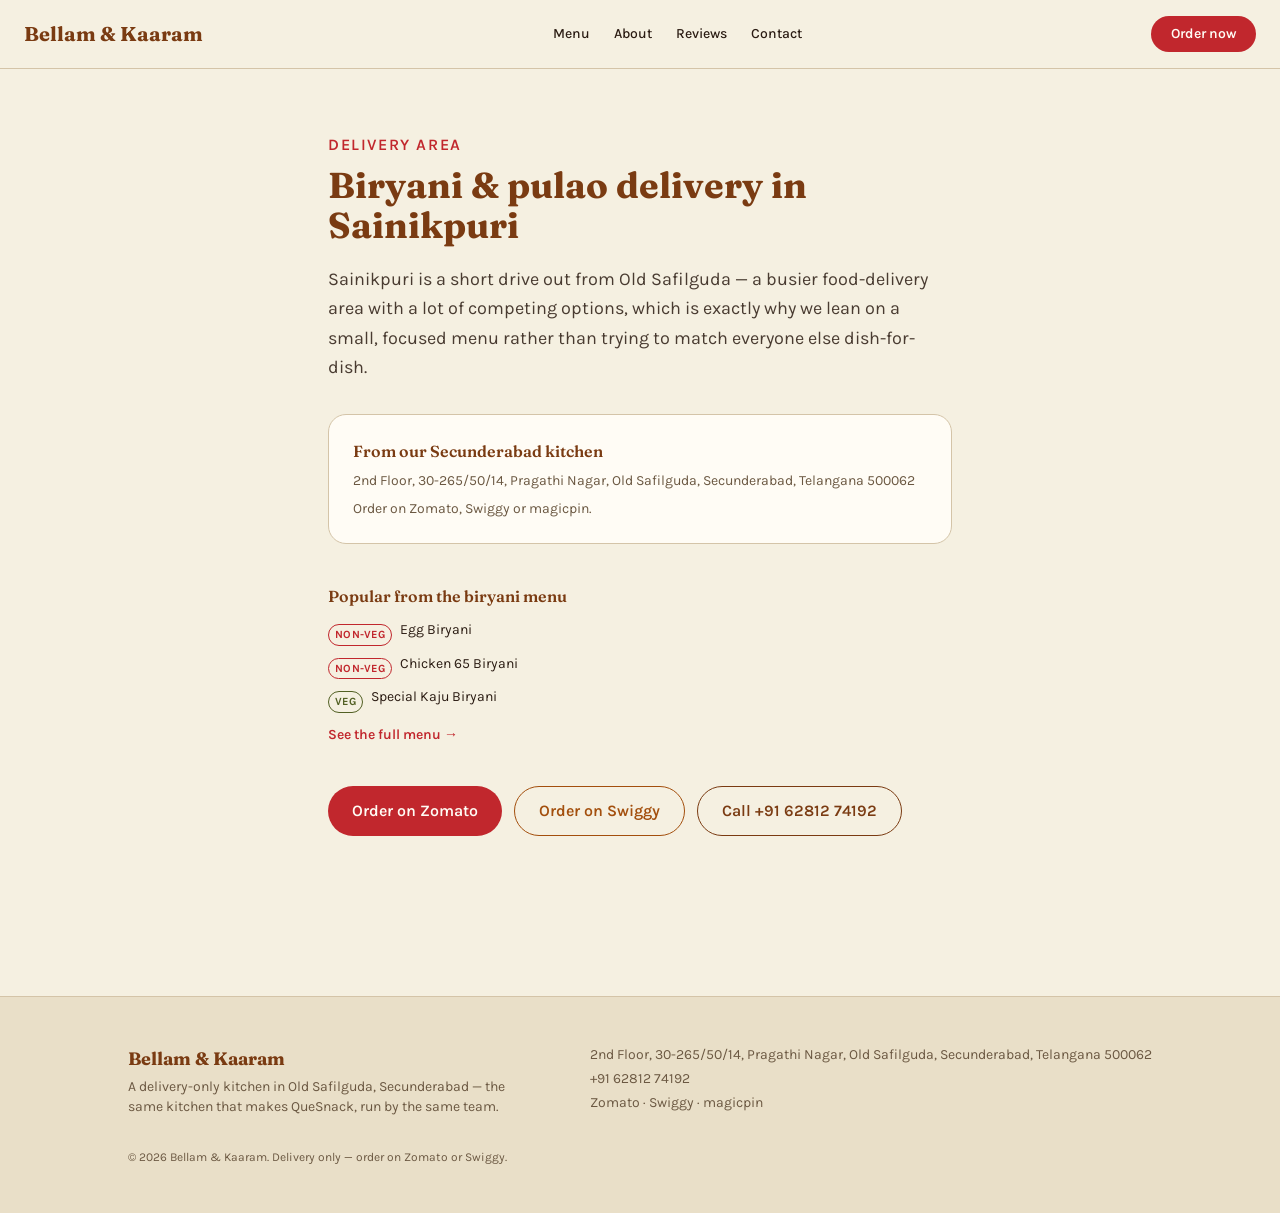
<file: areas/sainikpuri/index.html>
<!DOCTYPE html><html lang="en"><head><meta charset="utf-8"><meta name="viewport" content="width=device-width, initial-scale=1"><title>Biryani &amp; Pulao Delivery in Sainikpuri — Bellam &amp; Kaaram</title><meta name="description" content="Bellam &amp; Kaaram delivers biryani and pulao to Sainikpuri, Secunderabad from our Old Safilguda kitchen. Fresh, made to order. Order now."><link rel="canonical" href="https://bellamkaram.online/areas/sainikpuri/"><link rel="icon" type="image/svg+xml" href="/favicon.svg"><meta name="theme-color" content="#F5F0E1"><!-- Preconnect to third-party tracking origins — saves DNS + TLS + TCP
         round-trips on the Meta Pixel and GA4 scripts below. Does NOT alter
         any tracking logic; only hints the browser to warm connections early. --><link rel="preconnect" href="https://www.googletagmanager.com" crossorigin><link rel="preconnect" href="https://connect.facebook.net" crossorigin><link rel="dns-prefetch" href="https://www.google-analytics.com"><link rel="dns-prefetch" href="https://www.facebook.com"><meta property="og:title" content="Biryani &amp; Pulao Delivery in Sainikpuri — Bellam &amp; Kaaram"><meta property="og:description" content="Bellam &amp; Kaaram delivers biryani and pulao to Sainikpuri, Secunderabad from our Old Safilguda kitchen. Fresh, made to order. Order now."><meta property="og:type" content="restaurant.restaurant"><meta property="og:url" content="https://bellamkaram.online/areas/sainikpuri/"><meta name="twitter:card" content="summary"><meta name="twitter:title" content="Biryani &amp; Pulao Delivery in Sainikpuri — Bellam &amp; Kaaram"><meta name="twitter:description" content="Bellam &amp; Kaaram delivers biryani and pulao to Sainikpuri, Secunderabad from our Old Safilguda kitchen. Fresh, made to order. Order now."><!-- Google tag (GA4) --><script async src="https://www.googletagmanager.com/gtag/js?id=G-03WND9ZQL7"></script><script>(function(){const GA4_ID = "G-03WND9ZQL7";

      window.dataLayer = window.dataLayer || [];
      function gtag() { dataLayer.push(arguments); } window.gtag = gtag;
      gtag("js", new Date());
      gtag("config", GA4_ID);
    })();</script><!-- Meta Pixel --><script>(function(){const PIXEL_ID = "1213790737554855";

      (function () {
        if (!/^\d{6,}$/.test(PIXEL_ID)) return;
        !function(f,b,e,v,n,t,s){if(f.fbq)return;n=f.fbq=function(){n.callMethod?n.callMethod.apply(n,arguments):n.queue.push(arguments)};if(!f._fbq)f._fbq=n;n.push=n;n.loaded=!0;n.version='2.0';n.queue=[];t=b.createElement(e);t.async=!0;t.src=v;s=b.getElementsByTagName(e)[0];s.parentNode.insertBefore(t,s)}(window,document,'script','https://connect.facebook.net/en_US/fbevents.js');
        fbq('init', PIXEL_ID);
        fbq('track', 'PageView');
        window.addEventListener('DOMContentLoaded', function () {
          document.querySelectorAll('a[href*="swiggy.com"],a[href*="zomato"]').forEach(function (a) {
            a.addEventListener('click', function () {
              var p = /zomato/.test(a.href) ? 'zomato' : 'swiggy';
              try { fbq('track', 'Lead'); } catch (e) {}
              try { gtag('event', 'order_click', { platform: p, transport_type: 'beacon' }); } catch (e) {}
            });
          });
        });
      })();
    })();</script><link rel="stylesheet" href="/_astro/OrderButtons.WhSEi_kT.css"></head><body class="bg-background text-foreground font-sans"><noscript><img height="1" width="1" style="display:none" alt="" src="https://www.facebook.com/tr?id=1213790737554855&amp;ev=PageView&amp;noscript=1"></noscript><nav class="sticky top-0 z-40 border-b border-border bg-background/95 backdrop-blur"><div class="flex items-center justify-between gap-3 px-4 py-3 sm:gap-4 sm:px-6 sm:py-4"><a href="/" class="font-heading text-lg font-bold text-primary sm:text-xl">Bellam &amp; Kaaram</a><div class="hidden items-center gap-6 text-sm font-medium md:flex"><a href="/menu/" class="hover:text-accent">Menu</a><a href="/about/" class="hover:text-accent">About</a><a href="/reviews/" class="hover:text-accent">Reviews</a><a href="/contact/" class="hover:text-accent">Contact</a></div><div class="flex items-center gap-2"><a href="https://www.zomato.com/hyderabad/bellam-kaaram-1-yapral-secunderabad/order" target="_blank" rel="noopener" class="whitespace-nowrap rounded-full bg-accent px-3 py-1.5 text-xs font-semibold text-accent-foreground sm:px-5 sm:py-2 sm:text-sm">Order now</a><details class="relative md:hidden"><summary class="flex h-8 w-8 cursor-pointer list-none items-center justify-center rounded-full border border-border text-primary [&amp;::-webkit-details-marker]:hidden" aria-label="Open menu"><svg viewBox="0 0 24 24" fill="none" stroke="currentColor" stroke-width="2" stroke-linecap="round" class="h-4 w-4" aria-hidden="true"><path d="M3 6h18M3 12h18M3 18h18"></path></svg></summary><div class="absolute right-0 top-10 flex w-40 flex-col gap-1 rounded-2xl border border-border bg-card p-2 text-sm font-medium shadow-lg"><a href="/menu/" class="rounded-lg px-3 py-2 hover:bg-muted">Menu</a><a href="/about/" class="rounded-lg px-3 py-2 hover:bg-muted">About</a><a href="/reviews/" class="rounded-lg px-3 py-2 hover:bg-muted">Reviews</a><a href="/contact/" class="rounded-lg px-3 py-2 hover:bg-muted">Contact</a></div></details></div></div></nav><main><div class="mx-auto max-w-2xl px-6 py-16"><p class="font-semibold uppercase tracking-widest text-accent" data-reveal>Delivery area</p><h1 class="mt-2 font-heading text-4xl font-bold text-primary" data-reveal>Biryani &amp; pulao delivery in Sainikpuri</h1><p class="mt-5 text-lg leading-relaxed text-foreground/85" data-reveal>Sainikpuri is a short drive out from Old Safilguda — a busier food-delivery area with a lot of competing options, which is exactly why we lean on a small, focused menu rather than trying to match everyone else dish-for-dish.</p><div class="mt-8 rounded-2xl border border-border bg-card p-6" data-reveal><p class="font-heading font-semibold text-primary">From our Secunderabad kitchen</p><p class="mt-2 text-sm text-muted-foreground">2nd Floor, 30-265/50/14, Pragathi Nagar, Old Safilguda, Secunderabad, Telangana 500062</p><p class="mt-2 text-sm text-muted-foreground">Order on Zomato, Swiggy or magicpin.</p></div><div class="mt-10" data-reveal><p class="font-heading font-semibold text-primary">Popular from the biryani menu</p><ul class="mt-3 space-y-2 text-sm"><li class="flex items-start gap-2"><span class="mt-1 shrink-0 rounded-full border px-1.5 py-0.5 text-[11px] font-bold uppercase tracking-wide border-accent text-accent">Non-veg</span><span>Egg Biryani</span></li><li class="flex items-start gap-2"><span class="mt-1 shrink-0 rounded-full border px-1.5 py-0.5 text-[11px] font-bold uppercase tracking-wide border-accent text-accent">Non-veg</span><span>Chicken 65 Biryani</span></li><li class="flex items-start gap-2"><span class="mt-1 shrink-0 rounded-full border px-1.5 py-0.5 text-[11px] font-bold uppercase tracking-wide border-[#526024] text-[#526024]">Veg</span><span>Special Kaju Biryani</span></li></ul><a href="/menu/" class="mt-3 inline-block text-sm font-semibold text-accent hover:underline">See the full menu →</a></div><div class="flex flex-wrap gap-3 mt-10"><a href="https://www.zomato.com/hyderabad/bellam-kaaram-1-yapral-secunderabad/order" target="_blank" rel="noopener" class="inline-flex items-center gap-2 rounded-full bg-accent px-6 py-3 font-semibold text-accent-foreground transition hover:opacity-90">Order on Zomato</a><a href="https://www.swiggy.com/city/hyderabad/bellam-and-kaaram-pragathi-nagar-old-safilguda-rest1294767" target="_blank" rel="noopener" class="inline-flex items-center gap-2 rounded-full border px-6 py-3 font-semibold transition border-[#A34F0D] text-[#A34F0D] hover:bg-[#A34F0D] hover:text-white">Order on Swiggy</a><a href="tel:+916281274192" class="inline-flex items-center gap-2 rounded-full border px-6 py-3 font-semibold transition border-primary text-primary hover:bg-primary hover:text-primary-foreground">Call&nbsp;+91 62812 74192</a></div></div></main><footer class="mt-24 border-t border-border bg-muted px-6 py-12 text-sm text-muted-foreground"><div class="mx-auto flex max-w-5xl flex-col gap-6 md:flex-row md:justify-between"><div><p class="font-heading text-lg font-bold text-primary">Bellam &amp; Kaaram</p><p class="mt-1 max-w-sm">A delivery-only kitchen in Old Safilguda, Secunderabad — the same kitchen that makes QueSnack, run by the same team.</p></div><div class="space-y-1"><p>2nd Floor, 30-265/50/14, Pragathi Nagar, Old Safilguda, Secunderabad, Telangana 500062</p><p><a href="tel:+916281274192" class="hover:text-accent">+91 62812 74192</a></p><p><a href="https://www.zomato.com/hyderabad/bellam-kaaram-1-yapral-secunderabad" target="_blank" rel="noopener" class="hover:text-accent">Zomato</a> · <a href="https://www.swiggy.com/city/hyderabad/bellam-and-kaaram-pragathi-nagar-old-safilguda-rest1294767" target="_blank" rel="noopener" class="hover:text-accent">Swiggy</a> · <a href="https://magicpin.in/Secunderabad/Yapral/Restaurant/Bellam-and-Kaaram/store/1799b4a/" target="_blank" rel="noopener" class="hover:text-accent">magicpin</a></p></div></div><p class="mx-auto mt-8 max-w-5xl text-xs">&copy; 2026 Bellam &amp; Kaaram. Delivery only — order on Zomato or Swiggy.</p></footer><script type="module" src="/_astro/BaseLayout.astro_astro_type_script_index_0_lang.B0fhiWYO.js"></script></body></html>
</file>
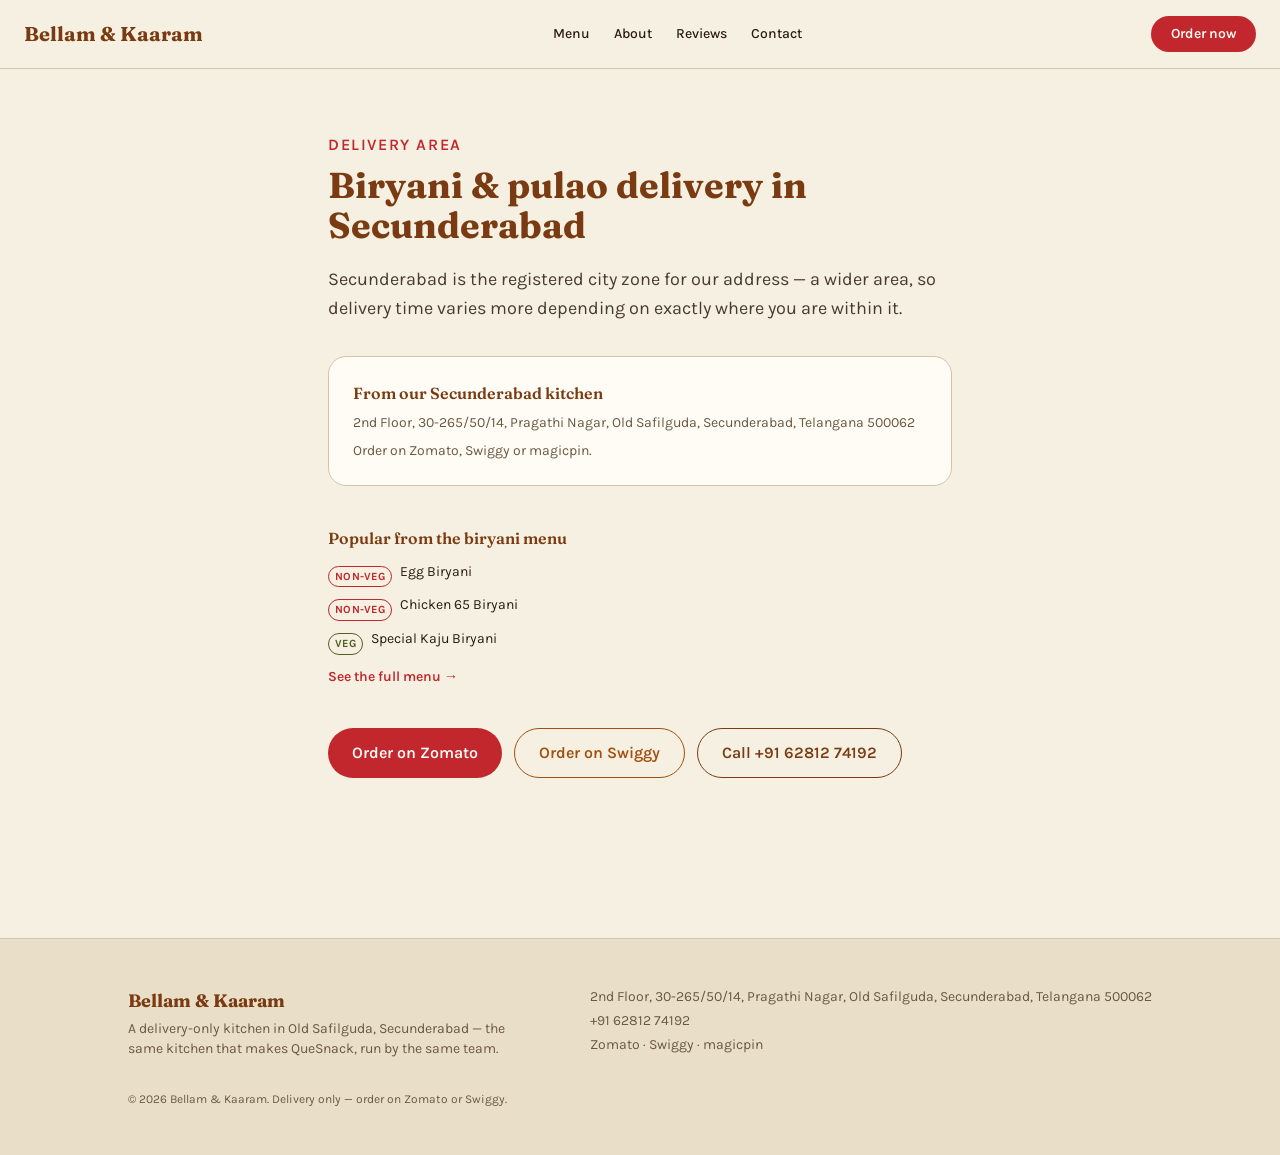
<file: areas/secunderabad/index.html>
<!DOCTYPE html><html lang="en"><head><meta charset="utf-8"><meta name="viewport" content="width=device-width, initial-scale=1"><title>Biryani &amp; Pulao Delivery in Secunderabad — Bellam &amp; Kaaram</title><meta name="description" content="Bellam &amp; Kaaram delivers biryani and pulao to Secunderabad, Secunderabad from our Old Safilguda kitchen. Fresh, made to order. Order now."><link rel="canonical" href="https://bellamkaram.online/areas/secunderabad/"><link rel="icon" type="image/svg+xml" href="/favicon.svg"><meta name="theme-color" content="#F5F0E1"><!-- Preconnect to third-party tracking origins — saves DNS + TLS + TCP
         round-trips on the Meta Pixel and GA4 scripts below. Does NOT alter
         any tracking logic; only hints the browser to warm connections early. --><link rel="preconnect" href="https://www.googletagmanager.com" crossorigin><link rel="preconnect" href="https://connect.facebook.net" crossorigin><link rel="dns-prefetch" href="https://www.google-analytics.com"><link rel="dns-prefetch" href="https://www.facebook.com"><meta property="og:title" content="Biryani &amp; Pulao Delivery in Secunderabad — Bellam &amp; Kaaram"><meta property="og:description" content="Bellam &amp; Kaaram delivers biryani and pulao to Secunderabad, Secunderabad from our Old Safilguda kitchen. Fresh, made to order. Order now."><meta property="og:type" content="restaurant.restaurant"><meta property="og:url" content="https://bellamkaram.online/areas/secunderabad/"><meta name="twitter:card" content="summary"><meta name="twitter:title" content="Biryani &amp; Pulao Delivery in Secunderabad — Bellam &amp; Kaaram"><meta name="twitter:description" content="Bellam &amp; Kaaram delivers biryani and pulao to Secunderabad, Secunderabad from our Old Safilguda kitchen. Fresh, made to order. Order now."><!-- Google tag (GA4) --><script async src="https://www.googletagmanager.com/gtag/js?id=G-03WND9ZQL7"></script><script>(function(){const GA4_ID = "G-03WND9ZQL7";

      window.dataLayer = window.dataLayer || [];
      function gtag() { dataLayer.push(arguments); } window.gtag = gtag;
      gtag("js", new Date());
      gtag("config", GA4_ID);
    })();</script><!-- Meta Pixel --><script>(function(){const PIXEL_ID = "1213790737554855";

      (function () {
        if (!/^\d{6,}$/.test(PIXEL_ID)) return;
        !function(f,b,e,v,n,t,s){if(f.fbq)return;n=f.fbq=function(){n.callMethod?n.callMethod.apply(n,arguments):n.queue.push(arguments)};if(!f._fbq)f._fbq=n;n.push=n;n.loaded=!0;n.version='2.0';n.queue=[];t=b.createElement(e);t.async=!0;t.src=v;s=b.getElementsByTagName(e)[0];s.parentNode.insertBefore(t,s)}(window,document,'script','https://connect.facebook.net/en_US/fbevents.js');
        fbq('init', PIXEL_ID);
        fbq('track', 'PageView');
        window.addEventListener('DOMContentLoaded', function () {
          document.querySelectorAll('a[href*="swiggy.com"],a[href*="zomato"]').forEach(function (a) {
            a.addEventListener('click', function () {
              var p = /zomato/.test(a.href) ? 'zomato' : 'swiggy';
              try { fbq('track', 'Lead'); } catch (e) {}
              try { gtag('event', 'order_click', { platform: p, transport_type: 'beacon' }); } catch (e) {}
            });
          });
        });
      })();
    })();</script><link rel="stylesheet" href="/_astro/OrderButtons.WhSEi_kT.css"></head><body class="bg-background text-foreground font-sans"><noscript><img height="1" width="1" style="display:none" alt="" src="https://www.facebook.com/tr?id=1213790737554855&amp;ev=PageView&amp;noscript=1"></noscript><nav class="sticky top-0 z-40 border-b border-border bg-background/95 backdrop-blur"><div class="flex items-center justify-between gap-3 px-4 py-3 sm:gap-4 sm:px-6 sm:py-4"><a href="/" class="font-heading text-lg font-bold text-primary sm:text-xl">Bellam &amp; Kaaram</a><div class="hidden items-center gap-6 text-sm font-medium md:flex"><a href="/menu/" class="hover:text-accent">Menu</a><a href="/about/" class="hover:text-accent">About</a><a href="/reviews/" class="hover:text-accent">Reviews</a><a href="/contact/" class="hover:text-accent">Contact</a></div><div class="flex items-center gap-2"><a href="https://www.zomato.com/hyderabad/bellam-kaaram-1-yapral-secunderabad/order" target="_blank" rel="noopener" class="whitespace-nowrap rounded-full bg-accent px-3 py-1.5 text-xs font-semibold text-accent-foreground sm:px-5 sm:py-2 sm:text-sm">Order now</a><details class="relative md:hidden"><summary class="flex h-8 w-8 cursor-pointer list-none items-center justify-center rounded-full border border-border text-primary [&amp;::-webkit-details-marker]:hidden" aria-label="Open menu"><svg viewBox="0 0 24 24" fill="none" stroke="currentColor" stroke-width="2" stroke-linecap="round" class="h-4 w-4" aria-hidden="true"><path d="M3 6h18M3 12h18M3 18h18"></path></svg></summary><div class="absolute right-0 top-10 flex w-40 flex-col gap-1 rounded-2xl border border-border bg-card p-2 text-sm font-medium shadow-lg"><a href="/menu/" class="rounded-lg px-3 py-2 hover:bg-muted">Menu</a><a href="/about/" class="rounded-lg px-3 py-2 hover:bg-muted">About</a><a href="/reviews/" class="rounded-lg px-3 py-2 hover:bg-muted">Reviews</a><a href="/contact/" class="rounded-lg px-3 py-2 hover:bg-muted">Contact</a></div></details></div></div></nav><main><div class="mx-auto max-w-2xl px-6 py-16"><p class="font-semibold uppercase tracking-widest text-accent" data-reveal>Delivery area</p><h1 class="mt-2 font-heading text-4xl font-bold text-primary" data-reveal>Biryani &amp; pulao delivery in Secunderabad</h1><p class="mt-5 text-lg leading-relaxed text-foreground/85" data-reveal>Secunderabad is the registered city zone for our address — a wider area, so delivery time varies more depending on exactly where you are within it.</p><div class="mt-8 rounded-2xl border border-border bg-card p-6" data-reveal><p class="font-heading font-semibold text-primary">From our Secunderabad kitchen</p><p class="mt-2 text-sm text-muted-foreground">2nd Floor, 30-265/50/14, Pragathi Nagar, Old Safilguda, Secunderabad, Telangana 500062</p><p class="mt-2 text-sm text-muted-foreground">Order on Zomato, Swiggy or magicpin.</p></div><div class="mt-10" data-reveal><p class="font-heading font-semibold text-primary">Popular from the biryani menu</p><ul class="mt-3 space-y-2 text-sm"><li class="flex items-start gap-2"><span class="mt-1 shrink-0 rounded-full border px-1.5 py-0.5 text-[11px] font-bold uppercase tracking-wide border-accent text-accent">Non-veg</span><span>Egg Biryani</span></li><li class="flex items-start gap-2"><span class="mt-1 shrink-0 rounded-full border px-1.5 py-0.5 text-[11px] font-bold uppercase tracking-wide border-accent text-accent">Non-veg</span><span>Chicken 65 Biryani</span></li><li class="flex items-start gap-2"><span class="mt-1 shrink-0 rounded-full border px-1.5 py-0.5 text-[11px] font-bold uppercase tracking-wide border-[#526024] text-[#526024]">Veg</span><span>Special Kaju Biryani</span></li></ul><a href="/menu/" class="mt-3 inline-block text-sm font-semibold text-accent hover:underline">See the full menu →</a></div><div class="flex flex-wrap gap-3 mt-10"><a href="https://www.zomato.com/hyderabad/bellam-kaaram-1-yapral-secunderabad/order" target="_blank" rel="noopener" class="inline-flex items-center gap-2 rounded-full bg-accent px-6 py-3 font-semibold text-accent-foreground transition hover:opacity-90">Order on Zomato</a><a href="https://www.swiggy.com/city/hyderabad/bellam-and-kaaram-pragathi-nagar-old-safilguda-rest1294767" target="_blank" rel="noopener" class="inline-flex items-center gap-2 rounded-full border px-6 py-3 font-semibold transition border-[#A34F0D] text-[#A34F0D] hover:bg-[#A34F0D] hover:text-white">Order on Swiggy</a><a href="tel:+916281274192" class="inline-flex items-center gap-2 rounded-full border px-6 py-3 font-semibold transition border-primary text-primary hover:bg-primary hover:text-primary-foreground">Call&nbsp;+91 62812 74192</a></div></div></main><footer class="mt-24 border-t border-border bg-muted px-6 py-12 text-sm text-muted-foreground"><div class="mx-auto flex max-w-5xl flex-col gap-6 md:flex-row md:justify-between"><div><p class="font-heading text-lg font-bold text-primary">Bellam &amp; Kaaram</p><p class="mt-1 max-w-sm">A delivery-only kitchen in Old Safilguda, Secunderabad — the same kitchen that makes QueSnack, run by the same team.</p></div><div class="space-y-1"><p>2nd Floor, 30-265/50/14, Pragathi Nagar, Old Safilguda, Secunderabad, Telangana 500062</p><p><a href="tel:+916281274192" class="hover:text-accent">+91 62812 74192</a></p><p><a href="https://www.zomato.com/hyderabad/bellam-kaaram-1-yapral-secunderabad" target="_blank" rel="noopener" class="hover:text-accent">Zomato</a> · <a href="https://www.swiggy.com/city/hyderabad/bellam-and-kaaram-pragathi-nagar-old-safilguda-rest1294767" target="_blank" rel="noopener" class="hover:text-accent">Swiggy</a> · <a href="https://magicpin.in/Secunderabad/Yapral/Restaurant/Bellam-and-Kaaram/store/1799b4a/" target="_blank" rel="noopener" class="hover:text-accent">magicpin</a></p></div></div><p class="mx-auto mt-8 max-w-5xl text-xs">&copy; 2026 Bellam &amp; Kaaram. Delivery only — order on Zomato or Swiggy.</p></footer><script type="module" src="/_astro/BaseLayout.astro_astro_type_script_index_0_lang.B0fhiWYO.js"></script></body></html>
</file>
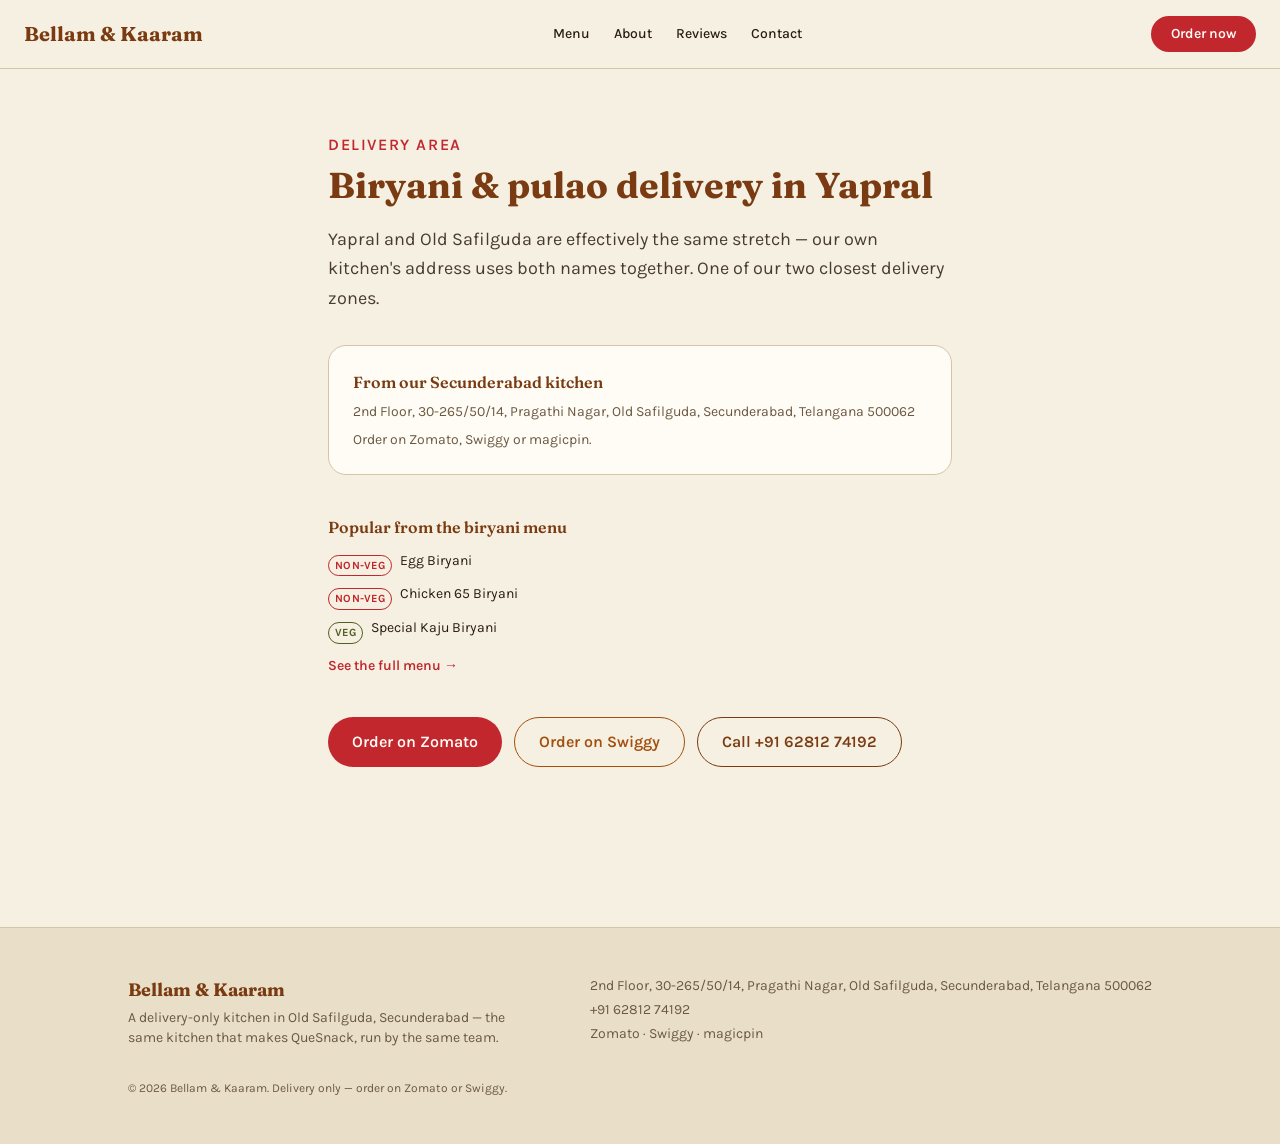
<file: areas/yapral/index.html>
<!DOCTYPE html><html lang="en"><head><meta charset="utf-8"><meta name="viewport" content="width=device-width, initial-scale=1"><title>Biryani &amp; Pulao Delivery in Yapral — Bellam &amp; Kaaram</title><meta name="description" content="Bellam &amp; Kaaram delivers biryani and pulao to Yapral, Secunderabad from our Old Safilguda kitchen. Fresh, made to order. Order now."><link rel="canonical" href="https://bellamkaram.online/areas/yapral/"><link rel="icon" type="image/svg+xml" href="/favicon.svg"><meta name="theme-color" content="#F5F0E1"><!-- Preconnect to third-party tracking origins — saves DNS + TLS + TCP
         round-trips on the Meta Pixel and GA4 scripts below. Does NOT alter
         any tracking logic; only hints the browser to warm connections early. --><link rel="preconnect" href="https://www.googletagmanager.com" crossorigin><link rel="preconnect" href="https://connect.facebook.net" crossorigin><link rel="dns-prefetch" href="https://www.google-analytics.com"><link rel="dns-prefetch" href="https://www.facebook.com"><meta property="og:title" content="Biryani &amp; Pulao Delivery in Yapral — Bellam &amp; Kaaram"><meta property="og:description" content="Bellam &amp; Kaaram delivers biryani and pulao to Yapral, Secunderabad from our Old Safilguda kitchen. Fresh, made to order. Order now."><meta property="og:type" content="restaurant.restaurant"><meta property="og:url" content="https://bellamkaram.online/areas/yapral/"><meta name="twitter:card" content="summary"><meta name="twitter:title" content="Biryani &amp; Pulao Delivery in Yapral — Bellam &amp; Kaaram"><meta name="twitter:description" content="Bellam &amp; Kaaram delivers biryani and pulao to Yapral, Secunderabad from our Old Safilguda kitchen. Fresh, made to order. Order now."><!-- Google tag (GA4) --><script async src="https://www.googletagmanager.com/gtag/js?id=G-03WND9ZQL7"></script><script>(function(){const GA4_ID = "G-03WND9ZQL7";

      window.dataLayer = window.dataLayer || [];
      function gtag() { dataLayer.push(arguments); } window.gtag = gtag;
      gtag("js", new Date());
      gtag("config", GA4_ID);
    })();</script><!-- Meta Pixel --><script>(function(){const PIXEL_ID = "1213790737554855";

      (function () {
        if (!/^\d{6,}$/.test(PIXEL_ID)) return;
        !function(f,b,e,v,n,t,s){if(f.fbq)return;n=f.fbq=function(){n.callMethod?n.callMethod.apply(n,arguments):n.queue.push(arguments)};if(!f._fbq)f._fbq=n;n.push=n;n.loaded=!0;n.version='2.0';n.queue=[];t=b.createElement(e);t.async=!0;t.src=v;s=b.getElementsByTagName(e)[0];s.parentNode.insertBefore(t,s)}(window,document,'script','https://connect.facebook.net/en_US/fbevents.js');
        fbq('init', PIXEL_ID);
        fbq('track', 'PageView');
        window.addEventListener('DOMContentLoaded', function () {
          document.querySelectorAll('a[href*="swiggy.com"],a[href*="zomato"]').forEach(function (a) {
            a.addEventListener('click', function () {
              var p = /zomato/.test(a.href) ? 'zomato' : 'swiggy';
              try { fbq('track', 'Lead'); } catch (e) {}
              try { gtag('event', 'order_click', { platform: p, transport_type: 'beacon' }); } catch (e) {}
            });
          });
        });
      })();
    })();</script><link rel="stylesheet" href="/_astro/OrderButtons.WhSEi_kT.css"></head><body class="bg-background text-foreground font-sans"><noscript><img height="1" width="1" style="display:none" alt="" src="https://www.facebook.com/tr?id=1213790737554855&amp;ev=PageView&amp;noscript=1"></noscript><nav class="sticky top-0 z-40 border-b border-border bg-background/95 backdrop-blur"><div class="flex items-center justify-between gap-3 px-4 py-3 sm:gap-4 sm:px-6 sm:py-4"><a href="/" class="font-heading text-lg font-bold text-primary sm:text-xl">Bellam &amp; Kaaram</a><div class="hidden items-center gap-6 text-sm font-medium md:flex"><a href="/menu/" class="hover:text-accent">Menu</a><a href="/about/" class="hover:text-accent">About</a><a href="/reviews/" class="hover:text-accent">Reviews</a><a href="/contact/" class="hover:text-accent">Contact</a></div><div class="flex items-center gap-2"><a href="https://www.zomato.com/hyderabad/bellam-kaaram-1-yapral-secunderabad/order" target="_blank" rel="noopener" class="whitespace-nowrap rounded-full bg-accent px-3 py-1.5 text-xs font-semibold text-accent-foreground sm:px-5 sm:py-2 sm:text-sm">Order now</a><details class="relative md:hidden"><summary class="flex h-8 w-8 cursor-pointer list-none items-center justify-center rounded-full border border-border text-primary [&amp;::-webkit-details-marker]:hidden" aria-label="Open menu"><svg viewBox="0 0 24 24" fill="none" stroke="currentColor" stroke-width="2" stroke-linecap="round" class="h-4 w-4" aria-hidden="true"><path d="M3 6h18M3 12h18M3 18h18"></path></svg></summary><div class="absolute right-0 top-10 flex w-40 flex-col gap-1 rounded-2xl border border-border bg-card p-2 text-sm font-medium shadow-lg"><a href="/menu/" class="rounded-lg px-3 py-2 hover:bg-muted">Menu</a><a href="/about/" class="rounded-lg px-3 py-2 hover:bg-muted">About</a><a href="/reviews/" class="rounded-lg px-3 py-2 hover:bg-muted">Reviews</a><a href="/contact/" class="rounded-lg px-3 py-2 hover:bg-muted">Contact</a></div></details></div></div></nav><main><div class="mx-auto max-w-2xl px-6 py-16"><p class="font-semibold uppercase tracking-widest text-accent" data-reveal>Delivery area</p><h1 class="mt-2 font-heading text-4xl font-bold text-primary" data-reveal>Biryani &amp; pulao delivery in Yapral</h1><p class="mt-5 text-lg leading-relaxed text-foreground/85" data-reveal>Yapral and Old Safilguda are effectively the same stretch — our own kitchen&#39;s address uses both names together. One of our two closest delivery zones.</p><div class="mt-8 rounded-2xl border border-border bg-card p-6" data-reveal><p class="font-heading font-semibold text-primary">From our Secunderabad kitchen</p><p class="mt-2 text-sm text-muted-foreground">2nd Floor, 30-265/50/14, Pragathi Nagar, Old Safilguda, Secunderabad, Telangana 500062</p><p class="mt-2 text-sm text-muted-foreground">Order on Zomato, Swiggy or magicpin.</p></div><div class="mt-10" data-reveal><p class="font-heading font-semibold text-primary">Popular from the biryani menu</p><ul class="mt-3 space-y-2 text-sm"><li class="flex items-start gap-2"><span class="mt-1 shrink-0 rounded-full border px-1.5 py-0.5 text-[11px] font-bold uppercase tracking-wide border-accent text-accent">Non-veg</span><span>Egg Biryani</span></li><li class="flex items-start gap-2"><span class="mt-1 shrink-0 rounded-full border px-1.5 py-0.5 text-[11px] font-bold uppercase tracking-wide border-accent text-accent">Non-veg</span><span>Chicken 65 Biryani</span></li><li class="flex items-start gap-2"><span class="mt-1 shrink-0 rounded-full border px-1.5 py-0.5 text-[11px] font-bold uppercase tracking-wide border-[#526024] text-[#526024]">Veg</span><span>Special Kaju Biryani</span></li></ul><a href="/menu/" class="mt-3 inline-block text-sm font-semibold text-accent hover:underline">See the full menu →</a></div><div class="flex flex-wrap gap-3 mt-10"><a href="https://www.zomato.com/hyderabad/bellam-kaaram-1-yapral-secunderabad/order" target="_blank" rel="noopener" class="inline-flex items-center gap-2 rounded-full bg-accent px-6 py-3 font-semibold text-accent-foreground transition hover:opacity-90">Order on Zomato</a><a href="https://www.swiggy.com/city/hyderabad/bellam-and-kaaram-pragathi-nagar-old-safilguda-rest1294767" target="_blank" rel="noopener" class="inline-flex items-center gap-2 rounded-full border px-6 py-3 font-semibold transition border-[#A34F0D] text-[#A34F0D] hover:bg-[#A34F0D] hover:text-white">Order on Swiggy</a><a href="tel:+916281274192" class="inline-flex items-center gap-2 rounded-full border px-6 py-3 font-semibold transition border-primary text-primary hover:bg-primary hover:text-primary-foreground">Call&nbsp;+91 62812 74192</a></div></div></main><footer class="mt-24 border-t border-border bg-muted px-6 py-12 text-sm text-muted-foreground"><div class="mx-auto flex max-w-5xl flex-col gap-6 md:flex-row md:justify-between"><div><p class="font-heading text-lg font-bold text-primary">Bellam &amp; Kaaram</p><p class="mt-1 max-w-sm">A delivery-only kitchen in Old Safilguda, Secunderabad — the same kitchen that makes QueSnack, run by the same team.</p></div><div class="space-y-1"><p>2nd Floor, 30-265/50/14, Pragathi Nagar, Old Safilguda, Secunderabad, Telangana 500062</p><p><a href="tel:+916281274192" class="hover:text-accent">+91 62812 74192</a></p><p><a href="https://www.zomato.com/hyderabad/bellam-kaaram-1-yapral-secunderabad" target="_blank" rel="noopener" class="hover:text-accent">Zomato</a> · <a href="https://www.swiggy.com/city/hyderabad/bellam-and-kaaram-pragathi-nagar-old-safilguda-rest1294767" target="_blank" rel="noopener" class="hover:text-accent">Swiggy</a> · <a href="https://magicpin.in/Secunderabad/Yapral/Restaurant/Bellam-and-Kaaram/store/1799b4a/" target="_blank" rel="noopener" class="hover:text-accent">magicpin</a></p></div></div><p class="mx-auto mt-8 max-w-5xl text-xs">&copy; 2026 Bellam &amp; Kaaram. Delivery only — order on Zomato or Swiggy.</p></footer><script type="module" src="/_astro/BaseLayout.astro_astro_type_script_index_0_lang.B0fhiWYO.js"></script></body></html>
</file>
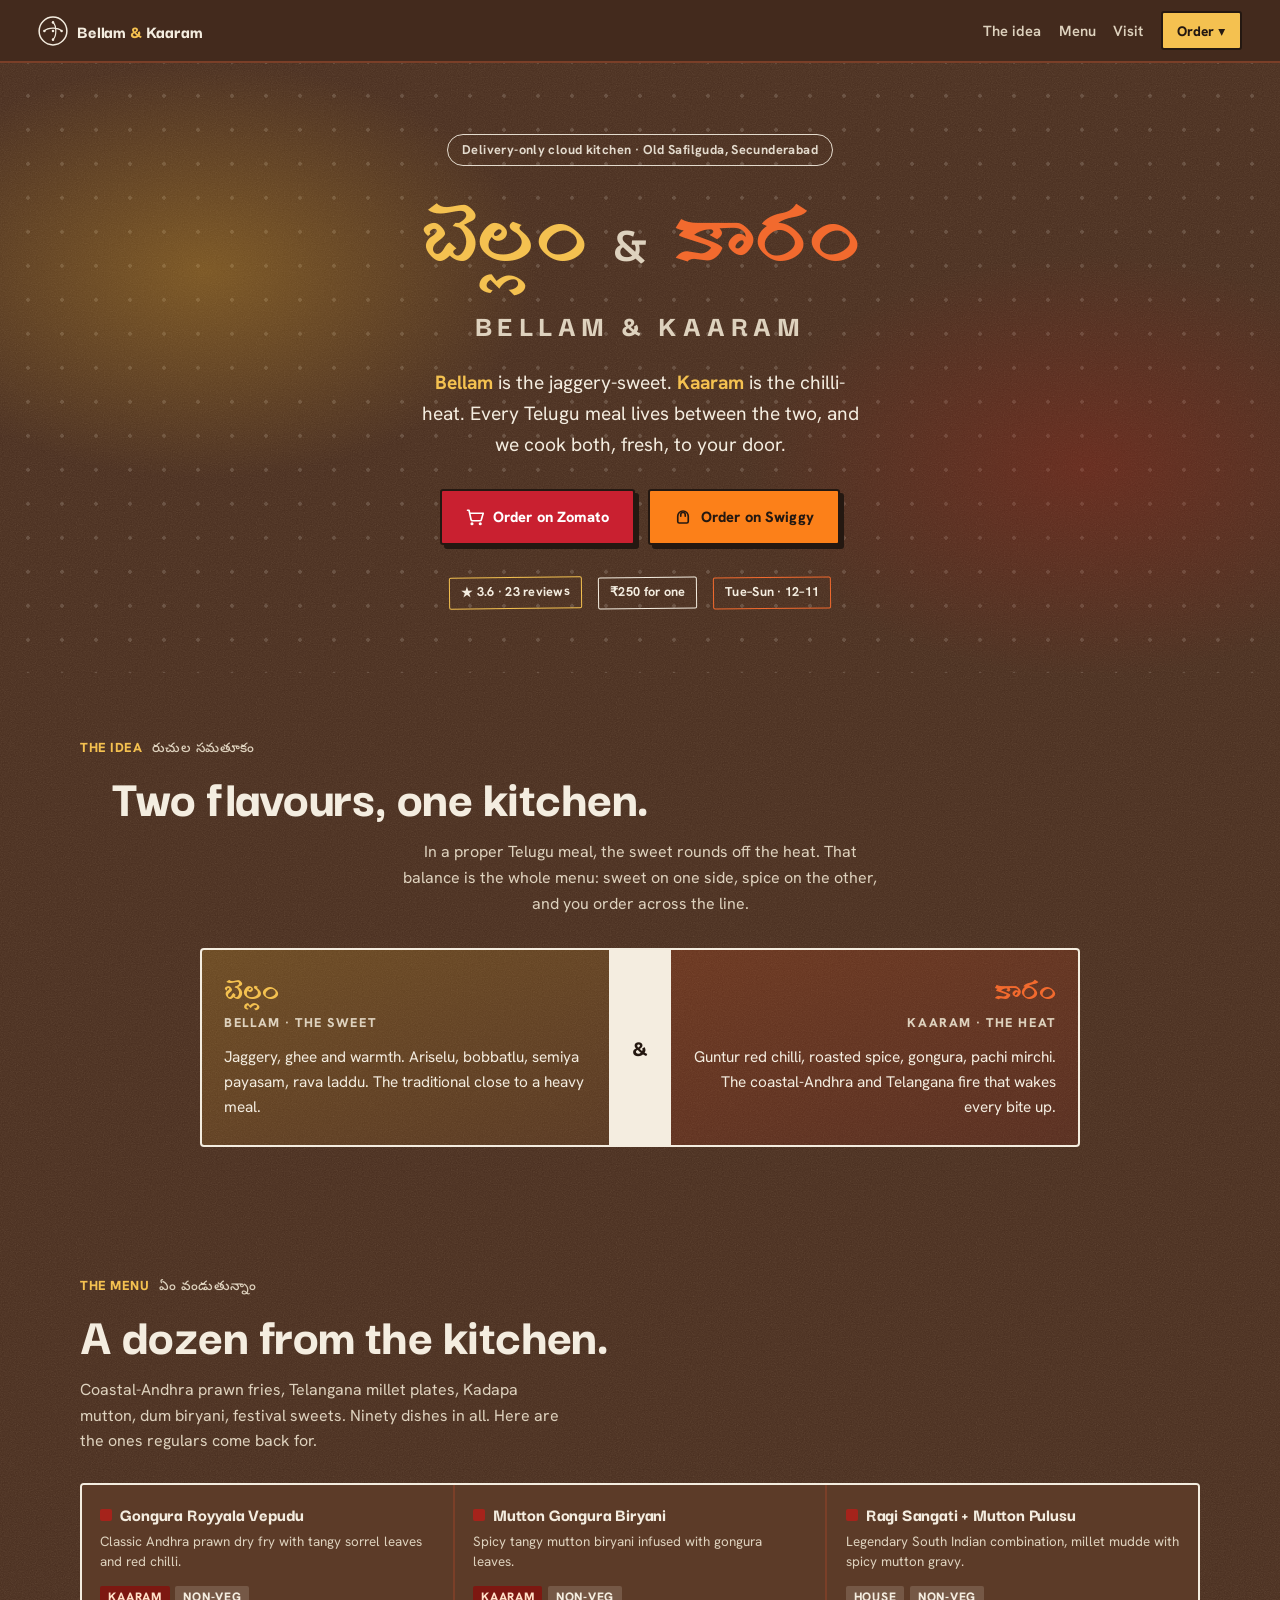
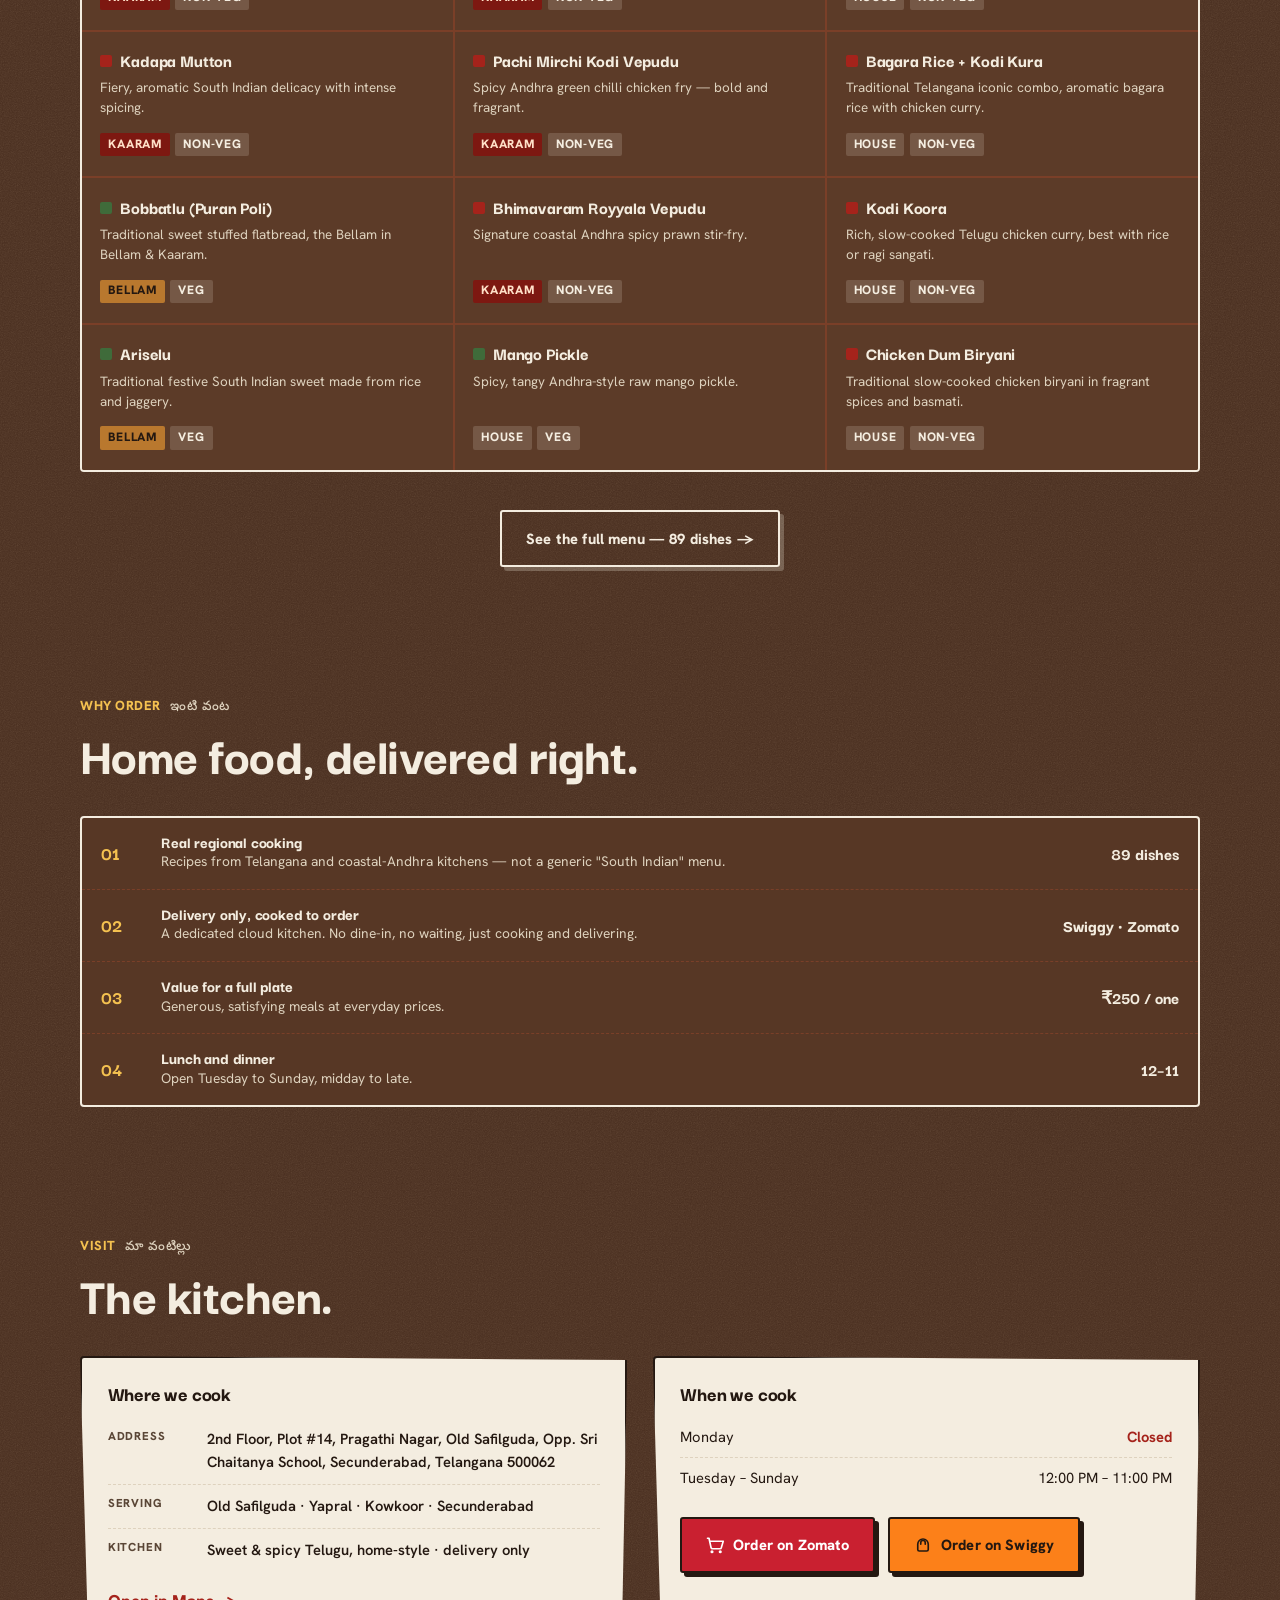
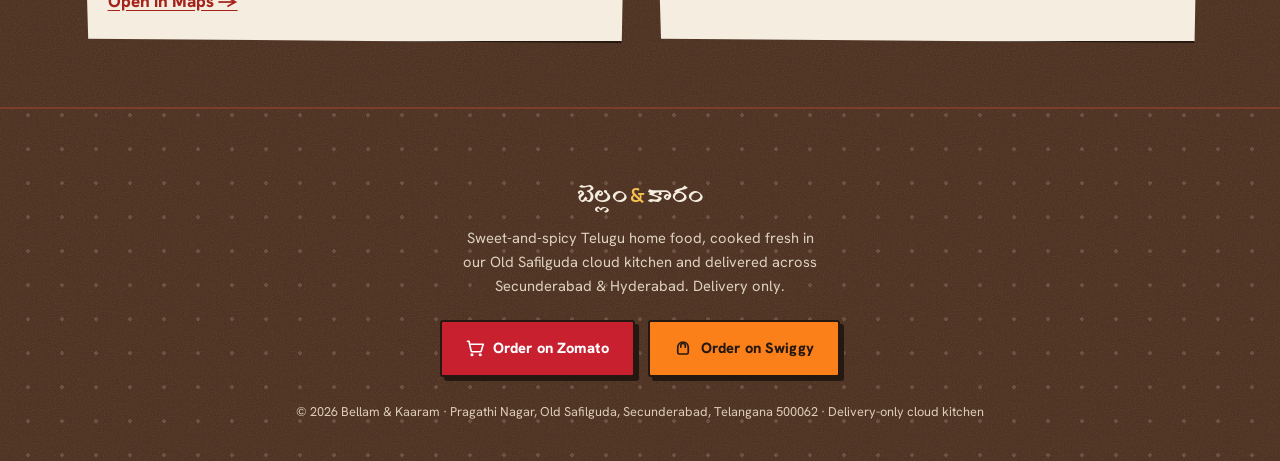
<file: .impeccable/review/index-snap.html>
<!doctype html>
<html lang="en">
<head>
<meta charset="utf-8">
<meta name="viewport" content="width=device-width, initial-scale=1">
<title>Bellam & Kaaram — Sweet & Spicy Telugu Cloud Kitchen | Old Safilguda, Secunderabad</title>
<meta name="description" content="Bellam & Kaaram — a delivery-only cloud kitchen in Old Safilguda, Secunderabad cooking sweet & spicy Telugu home food. Gongura, biryani, ragi sangati, combos and sweets. Order on Zomato or Swiggy.">
<link rel="canonical" href="https://bellamkaram.online/">
<link rel="icon" href="favicon.svg" type="image/svg+xml">
<link rel="icon" href="favicon-32.png" sizes="32x32" type="image/png">
<link rel="apple-touch-icon" href="apple-touch-icon.png">
<meta name="theme-color" content="#4a2f20">
<meta property="og:title" content="Bellam & Kaaram — Sweet & Spicy Telugu Cloud Kitchen | Old Safilguda, Secunderabad">
<meta property="og:description" content="Bellam & Kaaram — a delivery-only cloud kitchen in Old Safilguda, Secunderabad cooking sweet & spicy Telugu home food. Gongura, biryani, ragi sangati, combos and sweets. Order on Zomato or Swiggy.">
<meta property="og:type" content="restaurant.restaurant">
<meta property="og:url" content="https://bellamkaram.online/">
<meta name="twitter:card" content="summary_large_image">
<meta name="twitter:title" content="Bellam & Kaaram — Sweet & Spicy Telugu Cloud Kitchen | Old Safilguda, Secunderabad">
<meta name="twitter:description" content="Bellam & Kaaram — a delivery-only cloud kitchen in Old Safilguda, Secunderabad cooking sweet & spicy Telugu home food. Gongura, biryani, ragi sangati, combos and sweets. Order on Zomato or Swiggy.">
<link rel="preconnect" href="https://fonts.googleapis.com">
<link rel="preconnect" href="https://fonts.gstatic.com" crossorigin>
<link href="https://fonts.googleapis.com/css2?family=Darker+Grotesque:wght@600;700;800&family=Hanken+Grotesk:wght@400;500;600;700;800&family=Gurajada&family=Noto+Sans+Telugu:wght@400;500;600;700&display=swap" rel="stylesheet">
<style>/* ============================================================
   BELLAM & KAARAM — "The Muggu Doorstep"
   The dawn rice-flour threshold pattern as the page's grid.
   Two poles: బెల్లం (bellam / jaggery-warm) ↔ కారం (kaaram / chilli-hot).
   Palette  chalk #f4ede0 · swept earth #4a2f20 · chilli #a5231b
            turmeric #e0a92e · marigold #e8531f · ink #241811
   Type     Darker Grotesque (display) · Hanken Grotesk (body)
            Gurajada + Noto Sans Telugu (Telugu)
   ============================================================ */

:root {
  --chalk: #f4ede0;
  --chalk-dim: #ded2be;
  --earth: #4a2f20;
  --earth-deep: #37211566;
  --earth-2: #5c3b28;
  --kaavi: #7a3f28;
  --chilli: #a5231b;
  --chilli-deep: #7d1811;
  --turmeric: #f4c150;
  --jaggery: #b9782e;
  --marigold: #f26a2e;
  --leaf: #3f6b3a;
  --ink: #241811;
  --ink-soft: #5a4636;
  --earth-fine: #ddccb8;
  --zomato: #c92030;
  --swiggy: #fc8019;

  --shell: min(1120px, 92vw);
  --ease: cubic-bezier(.16, 1, .3, 1);
}

* , *::before, *::after { box-sizing: border-box; margin: 0; padding: 0; }
html { -webkit-text-size-adjust: 100%; }
@media (prefers-reduced-motion: no-preference) { html { scroll-behavior: smooth; } }

body {
  background: var(--earth);
  color: var(--chalk);
  font-family: "Hanken Grotesk", system-ui, -apple-system, "Segoe UI", sans-serif;
  font-size: clamp(15px, .5vw + 13.6px, 17px);
  line-height: 1.62;
  -webkit-font-smoothing: antialiased;
  text-rendering: optimizeLegibility;
  /* swept-earth tooth, fixed behind everything */
  background-image:
    url("data:image/svg+xml;utf8,<svg xmlns='http://www.w3.org/2000/svg' width='180' height='180'><filter id='n'><feTurbulence type='fractalNoise' baseFrequency='.85' numOctaves='2' stitchTiles='stitch'/><feColorMatrix type='saturate' values='0'/></filter><rect width='180' height='180' filter='url(%23n)' opacity='.5'/></svg>");
  background-blend-mode: soft-light;
}

h1, h2, h3, .display {
  font-family: "Darker Grotesque", "Hanken Grotesk", sans-serif;
  font-weight: 800;
  line-height: 1.0;
  letter-spacing: -.01em;
  text-wrap: balance;
}
.te {
  font-family: "Noto Sans Telugu", "Gurajada", sans-serif;
  font-weight: 500;
}
.te-display { font-family: "Gurajada", "Noto Sans Telugu", serif; font-weight: 400; }

a { color: inherit; }
img { max-width: 100%; display: block; }

/* ---- browser surfaces wear the design ---- */
::selection { background: var(--turmeric); color: var(--ink); }
:focus-visible { outline: 2px dashed var(--turmeric); outline-offset: 3px; border-radius: 2px; }
html { scrollbar-color: var(--kaavi) var(--earth); }
::-webkit-scrollbar { width: 12px; }
::-webkit-scrollbar-track { background: var(--earth-2); }
::-webkit-scrollbar-thumb { background: var(--kaavi); border: 3px solid var(--earth-2); }

@media (prefers-reduced-motion: reduce) {
  *, *::before, *::after {
    animation-duration: .001ms !important; animation-iteration-count: 1 !important;
    transition-duration: .001ms !important;
  }
}

/* ============================================================ MUGGU LATTICE */
/* the dot-lattice that is the actual structural grid */
.muggu-field {
  --dot: rgba(244,237,224,.16);
  background-image: radial-gradient(circle, var(--dot) 1.6px, transparent 1.8px);
  background-size: 34px 34px;
  background-position: center;
}
.rule {
  height: 0; border: 0;
  border-top: 2px solid var(--chalk);
  opacity: .55;
  /* dashed like a muggu stroke */
  border-top-style: dashed;
}

/* ============================================================ SHELL / SECTIONS */
.wrap { width: var(--shell); margin-inline: auto; }
section { padding-block: clamp(2.6rem, 5vw, 4.2rem); }

.kicker {
  font-family: "Hanken Grotesk", sans-serif;
  font-weight: 800; font-size: .82rem;
  letter-spacing: .04em;
  color: var(--turmeric);
  display: flex; align-items: baseline; gap: .6rem;
}
.kicker .te { color: var(--chalk-dim); font-weight: 500; }

h2.sec {
  font-size: clamp(2rem, 5vw, 3.4rem);
  color: var(--chalk);
  margin: .5rem 0 1rem;
  max-width: 20ch;
}
.sec-lede { color: var(--chalk-dim); max-width: 54ch; font-size: clamp(1rem, 1.2vw, 1.14rem); }

/* ---- stamped meta chips ---- */
.stamp {
  display: inline-flex; align-items: center; gap: .4rem;
  font-family: "Hanken Grotesk", sans-serif;
  font-weight: 700; font-size: .8rem; letter-spacing: .02em;
  color: var(--chalk);
  border: 1.5px solid var(--chalk);
  padding: .28rem .7rem;
  border-radius: 2px;
  transform: rotate(-.6deg);
}
.stamp.hot { color: var(--chalk); border-color: var(--marigold); }
.stamp.sweet { color: var(--chalk); border-color: var(--turmeric); }

/* ---- order buttons: the ONLY place aggregator colour appears ---- */
.order-row { display: flex; flex-wrap: wrap; gap: .8rem; }
.order {
  display: inline-flex; align-items: center; gap: .55rem;
  font-family: "Hanken Grotesk", sans-serif;
  font-weight: 800; font-size: .92rem; letter-spacing: .01em;
  color: #fff; text-decoration: none;
  padding: .9rem 1.5rem;
  border: 2px solid var(--ink);
  border-radius: 3px;
  box-shadow: 4px 4px 0 var(--ink);
  transition: transform .14s var(--ease), box-shadow .14s var(--ease), filter .14s var(--ease);
}
.order svg { width: 18px; height: 18px; }
.order.zomato { background: var(--zomato); }
.order.swiggy { background: var(--swiggy); color: var(--ink); }
.order:hover { transform: translate(-2px, -2px); box-shadow: 6px 6px 0 var(--ink); filter: brightness(1.04); }
.order:active { transform: translate(2px, 2px); box-shadow: 1px 1px 0 var(--ink); }
.order.ghost {
  background: transparent; color: var(--chalk);
  border-color: var(--chalk); box-shadow: 4px 4px 0 rgba(244,237,224,.25);
}
.order.ghost:hover { background: var(--kaavi); border-color: var(--turmeric); }

/* ============================================================ NAV */
nav.top {
  position: sticky; top: 0; z-index: 60;
  display: flex; align-items: center; justify-content: space-between;
  gap: 1rem;
  padding: .7rem clamp(1rem, 4vw, 2.4rem);
  background: color-mix(in oklab, var(--earth), black 6%);
  border-bottom: 2px solid var(--kaavi);
  backdrop-filter: blur(6px);
}
.brand { display: inline-flex; align-items: center; gap: .55rem; text-decoration: none; }
.brand svg { width: 30px; height: 30px; flex: none; }
.brand b {
  font-family: "Darker Grotesque", sans-serif; font-weight: 800;
  font-size: 1.15rem; color: var(--chalk); letter-spacing: -.01em;
}
.brand b .amp { color: var(--turmeric); }
.nav-links { display: flex; align-items: center; gap: 1.1rem; font-weight: 600; font-size: .92rem; }
.nav-links a { text-decoration: none; color: var(--chalk-dim); transition: color .15s; }
.nav-links a:hover, .nav-links a[aria-current] { color: var(--chalk); }
.nav-order-wrap { position: relative; }
.nav-order-btn {
  font: inherit; font-weight: 800; font-size: .86rem;
  color: var(--ink); background: var(--turmeric);
  border: 2px solid var(--ink); border-radius: 3px;
  padding: .4rem .9rem; cursor: pointer;
}
.nav-order-menu {
  position: absolute; right: 0; top: calc(100% + 8px);
  display: none; flex-direction: column;
  min-width: 180px; background: var(--chalk); color: var(--ink);
  border: 2px solid var(--ink); border-radius: 3px;
  box-shadow: 5px 5px 0 var(--chilli-deep);
  overflow: hidden;
}
.nav-order-wrap.open .nav-order-menu { display: flex; }
.nav-order-menu a {
  display: flex; align-items: center; gap: .6rem;
  padding: .7rem .9rem; text-decoration: none; font-weight: 700; font-size: .9rem;
}
.nav-order-menu a + a { border-top: 1.5px solid var(--chalk-dim); }
.nav-links .nav-order-menu a { color: var(--ink); }
.nav-order-menu a:hover { background: var(--turmeric); color: var(--ink); }
@media (max-width: 620px) {
  .nav-links a:not(.nav-menu-link) { display: none; }
}

/* ============================================================ HERO / DOORSTEP */
.doorstep {
  position: relative;
  padding: clamp(2.4rem, 6vw, 4.4rem) clamp(1rem, 4vw, 2.4rem) clamp(2.8rem, 5vw, 4rem);
  text-align: center;
  overflow: hidden;
}
.doorstep::before { /* jaggery glow, left / bellam pole */
  content: ""; position: absolute; inset: 0; z-index: 0; pointer-events: none;
  background:
    radial-gradient(42% 55% at 16% 34%, rgba(224,169,46,.32), transparent 62%),
    radial-gradient(44% 58% at 85% 66%, rgba(165,35,27,.30), transparent 60%);
}
.doorstep > * { position: relative; z-index: 1; }
.ds-tag {
  display: inline-flex; gap: .5rem; align-items: center;
  font-weight: 700; font-size: .8rem; letter-spacing: .03em;
  color: var(--chalk); border: 1.5px solid var(--chalk);
  padding: .3rem .85rem; border-radius: 999px; margin-bottom: 1.4rem;
  opacity: .9;
}
.ds-te {
  font-family: "Gurajada", "Noto Sans Telugu", serif;
  font-size: clamp(2.6rem, 10vw, 6rem);
  line-height: 1.06; color: var(--chalk);
  display: flex; flex-wrap: wrap; align-items: baseline; justify-content: center;
  column-gap: .28em; margin-bottom: .1em;
}
.ds-te .bellam { color: var(--turmeric); }
.ds-te .amp { color: var(--chalk-dim); font-size: .7em; }
.ds-te .kaaram { color: var(--marigold); }
.ds-en {
  font-family: "Darker Grotesque", sans-serif; font-weight: 800;
  font-size: clamp(1.1rem, 3.2vw, 1.9rem); letter-spacing: .18em;
  text-transform: uppercase; color: var(--chalk-dim);
  margin-bottom: 1.1rem;
}
.ds-lede {
  font-size: clamp(1.02rem, 1.5vw, 1.24rem);
  color: var(--chalk); max-width: 40ch; margin: 0 auto 1.8rem;
}
.ds-lede b { color: var(--turmeric); font-weight: 700; }
.doorstep .order-row { justify-content: center; }
.ds-meta {
  margin-top: 2rem; display: flex; flex-wrap: wrap; justify-content: center;
  gap: .8rem 1rem;
}

/* ============================================================ AXIS SECTION */
.axis .wrap { text-align: center; }
.axis-bar {
  margin: 2rem auto 0; max-width: 880px;
  display: grid; grid-template-columns: 1fr auto 1fr;
  align-items: stretch; gap: 0;
  border: 2px solid var(--chalk); border-radius: 4px; overflow: hidden;
}
.axis-half { padding: 1.6rem 1.4rem; text-align: left; }
.axis-half.b { background: linear-gradient(160deg, rgba(224,169,46,.22), rgba(185,120,46,.12)); }
.axis-half.k { background: linear-gradient(160deg, rgba(232,83,31,.2), rgba(165,35,27,.14)); text-align: right; }
.axis-half .word { font-family: "Gurajada", serif; font-size: 2rem; line-height: 1; }
.axis-half.b .word { color: var(--turmeric); }
.axis-half.k .word { color: var(--marigold); }
.axis-half .rom { font-weight: 800; letter-spacing: .12em; text-transform: uppercase; font-size: .8rem; color: var(--chalk-dim); margin: .3rem 0 .7rem; }
.axis-half p { color: var(--chalk); font-size: .96rem; }
.axis-vs {
  display: grid; place-items: center; width: 62px;
  background: var(--chalk); color: var(--ink);
  font-family: "Darker Grotesque", sans-serif; font-weight: 800; font-size: 1.5rem;
}
@media (max-width: 640px) {
  .axis-bar { grid-template-columns: 1fr; }
  .axis-half.k, .axis-half.b { text-align: left; }
  .axis-vs { width: auto; padding: .3rem; font-size: 1.1rem; }
}

/* ============================================================ MENU GRID (muggu cells) */
.menu-grid {
  display: grid; gap: 2px;
  grid-template-columns: repeat(3, 1fr);
  background: var(--chalk);
  border: 2px solid var(--chalk);
  border-radius: 4px; overflow: hidden;
  margin-top: 1.8rem;
}
@media (max-width: 860px) { .menu-grid { grid-template-columns: repeat(2, 1fr); } }
@media (max-width: 540px) { .menu-grid { grid-template-columns: 1fr; } }
.dish {
  background: var(--earth-2);
  padding: 1.15rem 1.15rem 1.25rem;
  display: flex; flex-direction: column; gap: .5rem;
}
.dish-head { display: flex; align-items: flex-start; gap: .5rem; }
.vdot { width: 12px; height: 12px; flex: none; margin-top: 5px; border: 2px solid; border-radius: 2px; }
.vdot.veg { border-color: var(--leaf); background: var(--leaf); }
.vdot.nonveg { border-color: var(--chilli); background: var(--chilli); }
.dish-name { font-family: "Darker Grotesque", sans-serif; font-weight: 800; font-size: 1.16rem; line-height: 1.08; color: var(--chalk); flex: 1; }
.dish-desc { font-size: .84rem; color: var(--chalk-dim); line-height: 1.5; }
.dish-tags { display: flex; flex-wrap: wrap; gap: .35rem; margin-top: auto; padding-top: .4rem; }
.tag {
  font-family: "Hanken Grotesk", sans-serif; font-weight: 800;
  font-size: .76rem; letter-spacing: .06em; text-transform: uppercase;
  padding: .12rem .5rem; border-radius: 2px;
}
.tag.hot { background: var(--chilli-deep); color: #ffe0c8; }
.tag.sweet { background: var(--jaggery); color: #241811; }
.tag.reg { background: rgba(244,237,224,.16); color: var(--chalk); }

.menu-more { text-align: center; margin-top: 2.4rem; }

/* ============================================================ LEDGER (why order) */
.ledger {
  margin-top: 2.2rem;
  border: 2px solid var(--chalk); border-radius: 4px;
  background: color-mix(in oklab, var(--earth-2), black 4%);
}
.ledger-row {
  display: grid; grid-template-columns: 44px 1fr auto;
  gap: 1rem; align-items: center;
  padding: 1rem 1.2rem;
}
.ledger-row + .ledger-row { border-top: 1.5px dashed var(--kaavi); }
.ledger-row .ln { font-family: "Darker Grotesque", sans-serif; font-weight: 800; font-size: 1.2rem; color: var(--turmeric); }
.ledger-row h3 { font-size: 1.05rem; color: var(--chalk); }
.ledger-row p { font-size: .86rem; color: var(--chalk-dim); }
.ledger-row .val { font-family: "Darker Grotesque", sans-serif; font-weight: 800; font-size: 1.1rem; color: var(--chalk); white-space: nowrap; }

/* ============================================================ VISIT */
.visit-grid { display: grid; grid-template-columns: 1fr 1fr; gap: 1.6rem; margin-top: 2.2rem; }
@media (max-width: 760px) { .visit-grid { grid-template-columns: 1fr; } }
.panel {
  background: var(--chalk); color: var(--ink);
  border: 2px solid var(--ink); border-radius: 4px;
  padding: 1.6rem;
  /* torn tiffin-packet edge */
  clip-path: polygon(0 0, 100% 1.5%, 99% 100%, 1.5% 98.5%);
}
.panel h3 { font-family: "Darker Grotesque", sans-serif; font-weight: 800; font-size: 1.3rem; margin-bottom: .8rem; color: var(--ink); }
.panel .row { display: flex; gap: .7rem; padding: .6rem 0; }
.panel .row + .row { border-top: 1.5px dashed var(--chalk-dim); }
.panel .k { font-weight: 800; font-size: .72rem; letter-spacing: .08em; text-transform: uppercase; color: var(--ink-soft); min-width: 88px; }
.panel .v { font-weight: 600; color: var(--ink); font-size: .92rem; }
.panel a.maps { display: inline-block; margin-top: 1rem; font-weight: 800; color: var(--chilli); text-decoration: underline; text-underline-offset: 3px; }
.hours-line { display: flex; justify-content: space-between; padding: .5rem 0; font-size: .92rem; }
.hours-line + .hours-line { border-top: 1.5px dashed var(--chalk-dim); }
.hours-line .closed { color: var(--chilli); font-weight: 700; }

/* ============================================================ FOOTER */
footer {
  border-top: 2px solid var(--kaavi);
  padding: clamp(2.6rem, 5vw, 4rem) clamp(1rem, 4vw, 2.4rem) 2.4rem;
  text-align: center;
}
footer .fb { font-family: "Gurajada", serif; font-size: 1.8rem; color: var(--chalk); margin-bottom: .3rem; }
footer .fb .amp { color: var(--turmeric); }
footer .fr { color: var(--chalk-dim); max-width: 46ch; margin: .4rem auto 1.4rem; font-size: .92rem; }
footer .order-row { justify-content: center; }
footer .fc { margin-top: 1.6rem; font-size: .8rem; color: var(--earth-fine); }

/* ============================================================ MENU PAGE */
.menu-page-head { text-align: center; padding-top: clamp(2.6rem, 6vw, 4.5rem); }
.mcat { margin-top: 3rem; }
.mcat-head {
  display: flex; align-items: baseline; gap: .8rem;
  border-bottom: 2px solid var(--chalk); padding-bottom: .5rem; margin-bottom: 1rem;
}
.mcat-head h2 { font-size: clamp(1.4rem, 3vw, 2rem); color: var(--chalk); }
.mcat-head .cnt {
  font-weight: 800; font-size: .72rem; color: var(--ink);
  background: var(--turmeric); padding: .12rem .5rem; border-radius: 2px;
}
.mcat-head .te { margin-left: auto; color: var(--chalk-dim); font-size: 1rem; }
.mlist { display: grid; grid-template-columns: 1fr 1fr; gap: .2rem 2rem; }
@media (max-width: 720px) { .mlist { grid-template-columns: 1fr; } }
.mrow { display: flex; gap: .6rem; padding: .6rem 0; border-bottom: 1.5px dashed var(--kaavi); }
.mrow:last-child { border-bottom: none; }
.mrow .vdot { margin-top: 6px; }
.mrow .mn { font-weight: 700; color: var(--chalk); font-size: .96rem; line-height: 1.3; }
.mrow .md { font-size: .8rem; color: var(--chalk-dim); line-height: 1.45; margin-top: .1rem; }
.mrow .mtag { flex: none; }
.mrow .mtag .tag { font-size: .74rem; padding: .1rem .42rem; }
.menu-sticky-order {
  position: sticky; bottom: 0; z-index: 40;
  background: color-mix(in oklab, var(--earth), black 8%);
  border-top: 2px solid var(--kaavi);
  padding: .8rem clamp(1rem, 4vw, 2.4rem);
  display: flex; gap: .7rem; justify-content: center; flex-wrap: wrap;
}

/* ---- scroll reveal (visible by default) ---- */
.reveal { opacity: 1; }
.js .reveal { opacity: 0; transform: translateY(18px); transition: opacity .6s var(--ease), transform .6s var(--ease); }
.js .reveal.in { opacity: 1; transform: none; }
.js .dish { transition: opacity .5s var(--ease), transform .5s var(--ease); }
.js .menu-grid:not(.in) .dish { opacity: 0; transform: translateY(14px) rotate(-1deg); }

/* ---- mobile fixes ---- */
@media (max-width: 600px) {
  nav.top .brand b { display: none; }
  .order-row { flex-direction: column; align-items: stretch; }
  .order { justify-content: center; width: 100%; }
  .doorstep { padding-top: 2rem; }
  .ds-te { font-size: clamp(2rem, 11vw, 3rem); column-gap: .18em; }
  .ds-lede { max-width: 34ch; }
  .kicker { flex-wrap: wrap; }
  .ledger-row { grid-template-columns: 34px 1fr; }
  .ledger-row .val { grid-column: 2; padding-top: .2rem; }
  .menu-sticky-order .order { width: auto; }
}
/* menu page: kill the double section spacing on categories */
section.mcat { padding-block: 0; margin-top: clamp(1.8rem, 3.5vw, 2.8rem); }
section.mcat:first-of-type { margin-top: 1.6rem; }
main.wrap { padding-top: .5rem; }
/* fill any short trailing row in the index menu grid with the ground colour, not chalk */
.menu-grid { background: var(--kaavi); }
</style>
<script type="application/ld+json">
{"@context":"https://schema.org","@type":"Restaurant","name":"Bellam & Kaaram","description":"Delivery-only cloud kitchen serving authentic sweet & spicy Telugu home-style food, delivered across Old Safilguda, Secunderabad & Hyderabad.","servesCuisine":["Telugu","Andhra","South Indian","Home Food"],"priceRange":"₹₹","url":"https://bellamkaram.online/","hasMenu":"https://bellamkaram.online/menu.html","acceptsReservations":false,"address":{"@type":"PostalAddress","streetAddress":"2nd Floor, Plot #14, Pragathi Nagar, Old Safilguda, Opp. Sri Chaitanya School","addressLocality":"Secunderabad","addressRegion":"Telangana","postalCode":"500062","addressCountry":"IN"},"areaServed":["Old Safilguda","Yapral","Kowkoor","Secunderabad","Hyderabad"],"openingHoursSpecification":[{"@type":"OpeningHoursSpecification","dayOfWeek":["Tuesday","Wednesday","Thursday","Friday","Saturday","Sunday"],"opens":"12:00","closes":"23:00"}],"aggregateRating":{"@type":"AggregateRating","ratingValue":"3.6","reviewCount":"23"},"sameAs":["https://www.swiggy.com/city/hyderabad/bellam-and-kaaram-yapral-kowkoor-rest1294767","https://www.zomato.com/hyderabad/bellam-kaaram-1-yapral-secunderabad"],"potentialAction":{"@type":"OrderAction","target":"https://www.zomato.com/hyderabad/bellam-kaaram-1-yapral-secunderabad","deliveryMethod":"http://purl.org/goodrelations/v1#DeliveryModeOwnFleet"}}
</script>

<!-- Meta Pixel -->
<script>
(function(){
  var META_PIXEL_ID='1213790737554855';
  if(!/^\d{6,}$/.test(META_PIXEL_ID))return;
  !function(f,b,e,v,n,t,s){if(f.fbq)return;n=f.fbq=function(){n.callMethod?n.callMethod.apply(n,arguments):n.queue.push(arguments)};if(!f._fbq)f._fbq=n;n.push=n;n.loaded=!0;n.version='2.0';n.queue=[];t=b.createElement(e);t.async=!0;t.src=v;s=b.getElementsByTagName(e)[0];s.parentNode.insertBefore(t,s)}(window,document,'script','https://connect.facebook.net/en_US/fbevents.js');
  fbq('init',META_PIXEL_ID); fbq('track','PageView');
  window.addEventListener('DOMContentLoaded',function(){
    document.querySelectorAll('a[href*="swiggy.com"],a[href*="zomato"]').forEach(function(a){
      a.addEventListener('click',function(){try{fbq('track','Lead');}catch(e){}});
    });
  });
})();
</script>
<!-- Google tag -->
<script async src="https://www.googletagmanager.com/gtag/js?id=G-03WND9ZQL7"></script>
<script>window.dataLayer=window.dataLayer||[];function gtag(){dataLayer.push(arguments);}gtag('js',new Date());gtag('config','G-03WND9ZQL7');</script>
</head>
<body>
<noscript><img height="1" width="1" style="display:none" alt="" src="https://www.facebook.com/tr?id=1213790737554855&ev=PageView&noscript=1"/></noscript>
<!--
  IMPECCABLE DIRECTION CONTRACT — Bellam & Kaaram landing (Persuade)
  THESIS: The kitchen as the Telugu doorstep you pass every morning — the muggu
    (dawn rice-flour threshold pattern) IS the page's structural grid, its two
    poles are bellam (jaggery-warm) and kaaram (chilli-hot), and the ~90-dish
    regional menu is navigable by that taste axis. Refuses the cream / Playfair /
    soft-shadow-photo-card "authentic South Indian delivery" template.
  OWN-WORLD: Swept-earth kaavi ground (#4a2f20) running unbroken top to bottom;
    chalk / rice-flour muggu dot-lattice (#f4ede0) as the layout grid; bellam
    pole = jaggery + turmeric (#e0a92e / #b9782e), kaaram pole = chilli +
    marigold (#a5231b / #e8531f). Darker Grotesque display, Hanken Grotesk body,
    Gurajada + Noto Sans Telugu for Telugu. Newsprint tooth, rubber-stamp price
    marks, torn tiffin-packet edges, zero photography (none exists for this brand).
  STORY: A Telugu person in Old Safilguda lands from Swiggy/Zomato, sees their own
    doorstep — the muggu, the warm earth, బెల్లం & కారం large in the lattice —
    understands instantly this is regional home food, scans the menu by taste or
    category, taps Zomato or Swiggy. Address / hours / 3.6 rating give trust
    without fabrication.
  FIRST VIEWPORT: Full-bleed swept-earth ground with a chalk muggu dot-lattice;
    బెల్లం & కారం set large with the "&" as the sweet↔spice axis (jaggery glow
    left, chilli red right); one line of positioning; the two order buttons
    (Zomato red / Swiggy orange — the only place those colours appear) on the
    threshold line; stamped 3.6 · ₹250 for one · Tue–Sun 12–11.
  FORM: Andhra muggu / doorstep ritual. Candidate 7 of 7 grounded directions —
    the roll's assignment; seed key bb026b76; decision page answer -> optionId
    "assigned", buildPath "code". Raises folded in: sweet↔spice axis (from Fight
    Poster), ruled menu grid + flip (from Split-Flap), unbroken ground (from
    Cracktro), vernacular print + reserved action colour (from Photocopied Flyer),
    name the specific thing (from Pickle Shelf), one signal for the live path
    (from Sewing Pattern).
  FINISH: unreviewed and undocumented is unfinished; this build ends with the
    finish review, the verdict, DESIGN.md, and every shipping raster carrying its
    provenance.
-->
<nav class="top">
  <a class="brand" href="index.html"><svg viewBox="0 0 40 40" fill="none" aria-hidden="true">
  <circle cx="20" cy="20" r="18.5" fill="none" stroke="currentColor" stroke-width="2"/>
  <circle cx="20" cy="20" r="1.7" fill="currentColor"/>
  <circle cx="20" cy="8.5" r="1.7" fill="currentColor"/><circle cx="20" cy="31.5" r="1.7" fill="currentColor"/>
  <circle cx="8.5" cy="20" r="1.7" fill="currentColor"/><circle cx="31.5" cy="20" r="1.7" fill="currentColor"/>
  <path d="M20 8.5C25 13 25 27 20 31.5M8.5 20C13 15 27 15 31.5 20" stroke="currentColor" stroke-width="1.6"/>
</svg><b>Bellam <span class="amp">&amp;</span> Kaaram</b></a>
  <div class="nav-links">
    <a href="index.html#axis">The idea</a>
    <a class="nav-menu-link" href="menu.html">Menu</a>
    <a href="index.html#visit">Visit</a>
    <div class="nav-order-wrap">
      <button class="nav-order-btn" aria-expanded="false" aria-haspopup="true">Order &#9662;</button>
      <div class="nav-order-menu">
        <a href="https://www.zomato.com/hyderabad/bellam-kaaram-1-yapral-secunderabad" target="_blank" rel="noopener"><svg viewBox="0 0 24 24" fill="none" stroke="currentColor" stroke-width="2.2" stroke-linecap="round" stroke-linejoin="round" aria-hidden="true"><circle cx="8" cy="21" r="1"/><circle cx="19" cy="21" r="1"/><path d="M2 3h2l2.7 12.4a2 2 0 0 0 2 1.6h9.8a2 2 0 0 0 2-1.6L23 7H5"/></svg>Zomato</a>
        <a href="https://www.swiggy.com/city/hyderabad/bellam-and-kaaram-yapral-kowkoor-rest1294767" target="_blank" rel="noopener"><svg viewBox="0 0 24 24" fill="none" stroke="currentColor" stroke-width="2.2" stroke-linecap="round" stroke-linejoin="round" aria-hidden="true"><path d="M5 11a7 7 0 0 1 14 0v7a2 2 0 0 1-2 2H7a2 2 0 0 1-2-2z"/><path d="M9 11V9a3 3 0 0 1 6 0v2"/></svg>Swiggy</a>
      </div>
    </div>
  </div>
</nav>

<header class="doorstep muggu-field">
  <span class="ds-tag">Delivery-only cloud kitchen &middot; Old Safilguda, Secunderabad</span>
  <p class="ds-te te-display" lang="te"><span class="bellam">బెల్లం</span><span class="amp">&amp;</span><span class="kaaram">కారం</span></p>
  <p class="ds-en">Bellam &amp; Kaaram</p>
  <p class="ds-lede"><b>Bellam</b> is the jaggery-sweet. <b>Kaaram</b> is the chilli-heat. Every Telugu meal lives between the two, and we cook both, fresh, to your door.</p>
  <div class="order-row">
  <a class="order zomato" href="https://www.zomato.com/hyderabad/bellam-kaaram-1-yapral-secunderabad" target="_blank" rel="noopener"><svg viewBox="0 0 24 24" fill="none" stroke="currentColor" stroke-width="2.2" stroke-linecap="round" stroke-linejoin="round" aria-hidden="true"><circle cx="8" cy="21" r="1"/><circle cx="19" cy="21" r="1"/><path d="M2 3h2l2.7 12.4a2 2 0 0 0 2 1.6h9.8a2 2 0 0 0 2-1.6L23 7H5"/></svg>Order on Zomato</a>
  <a class="order swiggy" href="https://www.swiggy.com/city/hyderabad/bellam-and-kaaram-yapral-kowkoor-rest1294767" target="_blank" rel="noopener"><svg viewBox="0 0 24 24" fill="none" stroke="currentColor" stroke-width="2.2" stroke-linecap="round" stroke-linejoin="round" aria-hidden="true"><path d="M5 11a7 7 0 0 1 14 0v7a2 2 0 0 1-2 2H7a2 2 0 0 1-2-2z"/><path d="M9 11V9a3 3 0 0 1 6 0v2"/></svg>Order on Swiggy</a>
</div>
  <div class="ds-meta">
    <span class="stamp sweet">&#9733; 3.6 &middot; 23 reviews</span>
    <span class="stamp">&#8377;250 for one</span>
    <span class="stamp hot">Tue&ndash;Sun &middot; 12&ndash;11</span>
  </div>
</header>

<section class="axis" id="axis">
  <div class="wrap">
    <p class="kicker">THE IDEA <span class="te" lang="te">రుచుల సమతూకం</span></p>
    <h2 class="sec">Two flavours, one kitchen.</h2>
    <p class="sec-lede" style="margin-inline:auto">In a proper Telugu meal, the sweet rounds off the heat. That balance is the whole menu: sweet on one side, spice on the other, and you order across the line.</p>
    <div class="axis-bar reveal">
      <div class="axis-half b">
        <p class="word te" lang="te">బెల్లం</p>
        <p class="rom">Bellam &middot; the sweet</p>
        <p>Jaggery, ghee and warmth. Ariselu, bobbatlu, semiya payasam, rava laddu. The traditional close to a heavy meal.</p>
      </div>
      <div class="axis-vs">&amp;</div>
      <div class="axis-half k">
        <p class="word te" lang="te">కారం</p>
        <p class="rom">Kaaram &middot; the heat</p>
        <p>Guntur red chilli, roasted spice, gongura, pachi mirchi. The coastal-Andhra and Telangana fire that wakes every bite up.</p>
      </div>
    </div>
  </div>
</section>

<section class="menu-sec" id="menu">
  <div class="wrap">
    <p class="kicker">THE MENU <span class="te" lang="te">ఏం వండుతున్నాం</span></p>
    <h2 class="sec">A dozen from the kitchen.</h2>
    <p class="sec-lede">Coastal-Andhra prawn fries, Telangana millet plates, Kadapa mutton, dum biryani, festival sweets. Ninety dishes in all. Here are the ones regulars come back for.</p>
    <div class="menu-grid reveal">
      <article class="dish">
  <div class="dish-head"><span class="vdot nonveg" aria-hidden="true"></span><h3 class="dish-name">Gongura Royyala Vepudu</h3></div>
  <p class="dish-desc">Classic Andhra prawn dry fry with tangy sorrel leaves and red chilli.</p>
  <div class="dish-tags"><span class="tag hot">Kaaram</span><span class="tag reg">Non-veg</span></div>
</article>
      <article class="dish">
  <div class="dish-head"><span class="vdot nonveg" aria-hidden="true"></span><h3 class="dish-name">Mutton Gongura Biryani</h3></div>
  <p class="dish-desc">Spicy tangy mutton biryani infused with gongura leaves.</p>
  <div class="dish-tags"><span class="tag hot">Kaaram</span><span class="tag reg">Non-veg</span></div>
</article>
      <article class="dish">
  <div class="dish-head"><span class="vdot nonveg" aria-hidden="true"></span><h3 class="dish-name">Ragi Sangati + Mutton Pulusu</h3></div>
  <p class="dish-desc">Legendary South Indian combination, millet mudde with spicy mutton gravy.</p>
  <div class="dish-tags"><span class="tag reg">House</span><span class="tag reg">Non-veg</span></div>
</article>
      <article class="dish">
  <div class="dish-head"><span class="vdot nonveg" aria-hidden="true"></span><h3 class="dish-name">Kadapa Mutton</h3></div>
  <p class="dish-desc">Fiery, aromatic South Indian delicacy with intense spicing.</p>
  <div class="dish-tags"><span class="tag hot">Kaaram</span><span class="tag reg">Non-veg</span></div>
</article>
      <article class="dish">
  <div class="dish-head"><span class="vdot nonveg" aria-hidden="true"></span><h3 class="dish-name">Pachi Mirchi Kodi Vepudu</h3></div>
  <p class="dish-desc">Spicy Andhra green chilli chicken fry — bold and fragrant.</p>
  <div class="dish-tags"><span class="tag hot">Kaaram</span><span class="tag reg">Non-veg</span></div>
</article>
      <article class="dish">
  <div class="dish-head"><span class="vdot nonveg" aria-hidden="true"></span><h3 class="dish-name">Bagara Rice + Kodi Kura</h3></div>
  <p class="dish-desc">Traditional Telangana iconic combo, aromatic bagara rice with chicken curry.</p>
  <div class="dish-tags"><span class="tag reg">House</span><span class="tag reg">Non-veg</span></div>
</article>
      <article class="dish">
  <div class="dish-head"><span class="vdot veg" aria-hidden="true"></span><h3 class="dish-name">Bobbatlu (Puran Poli)</h3></div>
  <p class="dish-desc">Traditional sweet stuffed flatbread, the Bellam in Bellam &amp; Kaaram.</p>
  <div class="dish-tags"><span class="tag sweet">Bellam</span><span class="tag reg">Veg</span></div>
</article>
      <article class="dish">
  <div class="dish-head"><span class="vdot nonveg" aria-hidden="true"></span><h3 class="dish-name">Bhimavaram Royyala Vepudu</h3></div>
  <p class="dish-desc">Signature coastal Andhra spicy prawn stir-fry.</p>
  <div class="dish-tags"><span class="tag hot">Kaaram</span><span class="tag reg">Non-veg</span></div>
</article>
      <article class="dish">
  <div class="dish-head"><span class="vdot nonveg" aria-hidden="true"></span><h3 class="dish-name">Kodi Koora</h3></div>
  <p class="dish-desc">Rich, slow-cooked Telugu chicken curry, best with rice or ragi sangati.</p>
  <div class="dish-tags"><span class="tag reg">House</span><span class="tag reg">Non-veg</span></div>
</article>
      <article class="dish">
  <div class="dish-head"><span class="vdot veg" aria-hidden="true"></span><h3 class="dish-name">Ariselu</h3></div>
  <p class="dish-desc">Traditional festive South Indian sweet made from rice and jaggery.</p>
  <div class="dish-tags"><span class="tag sweet">Bellam</span><span class="tag reg">Veg</span></div>
</article>
      <article class="dish">
  <div class="dish-head"><span class="vdot veg" aria-hidden="true"></span><h3 class="dish-name">Mango Pickle</h3></div>
  <p class="dish-desc">Spicy, tangy Andhra-style raw mango pickle.</p>
  <div class="dish-tags"><span class="tag reg">House</span><span class="tag reg">Veg</span></div>
</article>
      <article class="dish">
  <div class="dish-head"><span class="vdot nonveg" aria-hidden="true"></span><h3 class="dish-name">Chicken Dum Biryani</h3></div>
  <p class="dish-desc">Traditional slow-cooked chicken biryani in fragrant spices and basmati.</p>
  <div class="dish-tags"><span class="tag reg">House</span><span class="tag reg">Non-veg</span></div>
</article>
    </div>
    <div class="menu-more">
      <a class="order ghost" href="menu.html">See the full menu &mdash; 89 dishes &rarr;</a>
    </div>
  </div>
</section>

<section class="why">
  <div class="wrap">
    <p class="kicker">WHY ORDER <span class="te" lang="te">ఇంటి వంట</span></p>
    <h2 class="sec">Home food, delivered right.</h2>
    <div class="ledger">
      <div class="ledger-row"><span class="ln">01</span><div><h3>Real regional cooking</h3><p>Recipes from Telangana and coastal-Andhra kitchens &mdash; not a generic "South Indian" menu.</p></div><span class="val">89 dishes</span></div>
      <div class="ledger-row"><span class="ln">02</span><div><h3>Delivery only, cooked to order</h3><p>A dedicated cloud kitchen. No dine-in, no waiting, just cooking and delivering.</p></div><span class="val">Swiggy &middot; Zomato</span></div>
      <div class="ledger-row"><span class="ln">03</span><div><h3>Value for a full plate</h3><p>Generous, satisfying meals at everyday prices.</p></div><span class="val">&#8377;250 / one</span></div>
      <div class="ledger-row"><span class="ln">04</span><div><h3>Lunch and dinner</h3><p>Open Tuesday to Sunday, midday to late.</p></div><span class="val">12&ndash;11</span></div>
    </div>
  </div>
</section>

<section class="visit" id="visit">
  <div class="wrap">
    <p class="kicker">VISIT <span class="te" lang="te">మా వంటిల్లు</span></p>
    <h2 class="sec">The kitchen.</h2>
    <div class="visit-grid">
      <div class="panel reveal">
        <h3>Where we cook</h3>
        <div class="row"><span class="k">Address</span><span class="v">2nd Floor, Plot #14, Pragathi Nagar, Old Safilguda, Opp. Sri Chaitanya School, Secunderabad, Telangana 500062</span></div>
        <div class="row"><span class="k">Serving</span><span class="v">Old Safilguda &middot; Yapral &middot; Kowkoor &middot; Secunderabad</span></div>
        <div class="row"><span class="k">Kitchen</span><span class="v">Sweet &amp; spicy Telugu, home-style &middot; delivery only</span></div>
        <a class="maps" href="https://www.google.com/maps/search/?api=1&query=Pragathi+Nagar,+Old+Safilguda,+Secunderabad,+Telangana+500062" target="_blank" rel="noopener">Open in Maps &rarr;</a>
      </div>
      <div class="panel reveal">
        <h3>When we cook</h3>
        <div class="hours-line"><span>Monday</span><span class="closed">Closed</span></div>
        <div class="hours-line"><span>Tuesday &ndash; Sunday</span><span>12:00 PM &ndash; 11:00 PM</span></div>
        <div style="margin-top:1.2rem"><div class="order-row">
  <a class="order zomato" href="https://www.zomato.com/hyderabad/bellam-kaaram-1-yapral-secunderabad" target="_blank" rel="noopener"><svg viewBox="0 0 24 24" fill="none" stroke="currentColor" stroke-width="2.2" stroke-linecap="round" stroke-linejoin="round" aria-hidden="true"><circle cx="8" cy="21" r="1"/><circle cx="19" cy="21" r="1"/><path d="M2 3h2l2.7 12.4a2 2 0 0 0 2 1.6h9.8a2 2 0 0 0 2-1.6L23 7H5"/></svg>Order on Zomato</a>
  <a class="order swiggy" href="https://www.swiggy.com/city/hyderabad/bellam-and-kaaram-yapral-kowkoor-rest1294767" target="_blank" rel="noopener"><svg viewBox="0 0 24 24" fill="none" stroke="currentColor" stroke-width="2.2" stroke-linecap="round" stroke-linejoin="round" aria-hidden="true"><path d="M5 11a7 7 0 0 1 14 0v7a2 2 0 0 1-2 2H7a2 2 0 0 1-2-2z"/><path d="M9 11V9a3 3 0 0 1 6 0v2"/></svg>Order on Swiggy</a>
</div></div>
      </div>
    </div>
  </div>
</section>

<footer class="muggu-field">
  <p class="fb te-display">బెల్లం <span class="amp">&amp;</span> కారం</p>
  <p class="fr">Sweet-and-spicy Telugu home food, cooked fresh in our Old Safilguda cloud kitchen and delivered across Secunderabad &amp; Hyderabad. Delivery only.</p>
  <div class="order-row">
  <a class="order zomato" href="https://www.zomato.com/hyderabad/bellam-kaaram-1-yapral-secunderabad" target="_blank" rel="noopener"><svg viewBox="0 0 24 24" fill="none" stroke="currentColor" stroke-width="2.2" stroke-linecap="round" stroke-linejoin="round" aria-hidden="true"><circle cx="8" cy="21" r="1"/><circle cx="19" cy="21" r="1"/><path d="M2 3h2l2.7 12.4a2 2 0 0 0 2 1.6h9.8a2 2 0 0 0 2-1.6L23 7H5"/></svg>Order on Zomato</a>
  <a class="order swiggy" href="https://www.swiggy.com/city/hyderabad/bellam-and-kaaram-yapral-kowkoor-rest1294767" target="_blank" rel="noopener"><svg viewBox="0 0 24 24" fill="none" stroke="currentColor" stroke-width="2.2" stroke-linecap="round" stroke-linejoin="round" aria-hidden="true"><path d="M5 11a7 7 0 0 1 14 0v7a2 2 0 0 1-2 2H7a2 2 0 0 1-2-2z"/><path d="M9 11V9a3 3 0 0 1 6 0v2"/></svg>Order on Swiggy</a>
</div>
  <p class="fc">&copy; 2026 Bellam &amp; Kaaram &middot; Pragathi Nagar, Old Safilguda, Secunderabad, Telangana 500062 &middot; Delivery-only cloud kitchen</p>
</footer>
<script>
document.documentElement.classList.add('js');
(function(){
  var w=document.querySelector('.nav-order-wrap'), b=w&&w.querySelector('.nav-order-btn');
  if(!b)return;
  b.addEventListener('click',function(e){e.stopPropagation();var o=w.classList.toggle('open');b.setAttribute('aria-expanded',o);});
  document.addEventListener('click',function(){w.classList.remove('open');b.setAttribute('aria-expanded','false');});
})();
(function(){
  if(!('IntersectionObserver' in window)){document.querySelectorAll('.reveal,.menu-grid').forEach(function(el){el.classList.add('in');});return;}
  var io=new IntersectionObserver(function(es){es.forEach(function(e){if(e.isIntersecting){e.target.classList.add('in');io.unobserve(e.target);}});},{threshold:.12,rootMargin:'0px 0px -8% 0px'});
  document.querySelectorAll('.reveal,.menu-grid').forEach(function(el){io.observe(el);});
})();
</script>
</body>
</html>
</file>
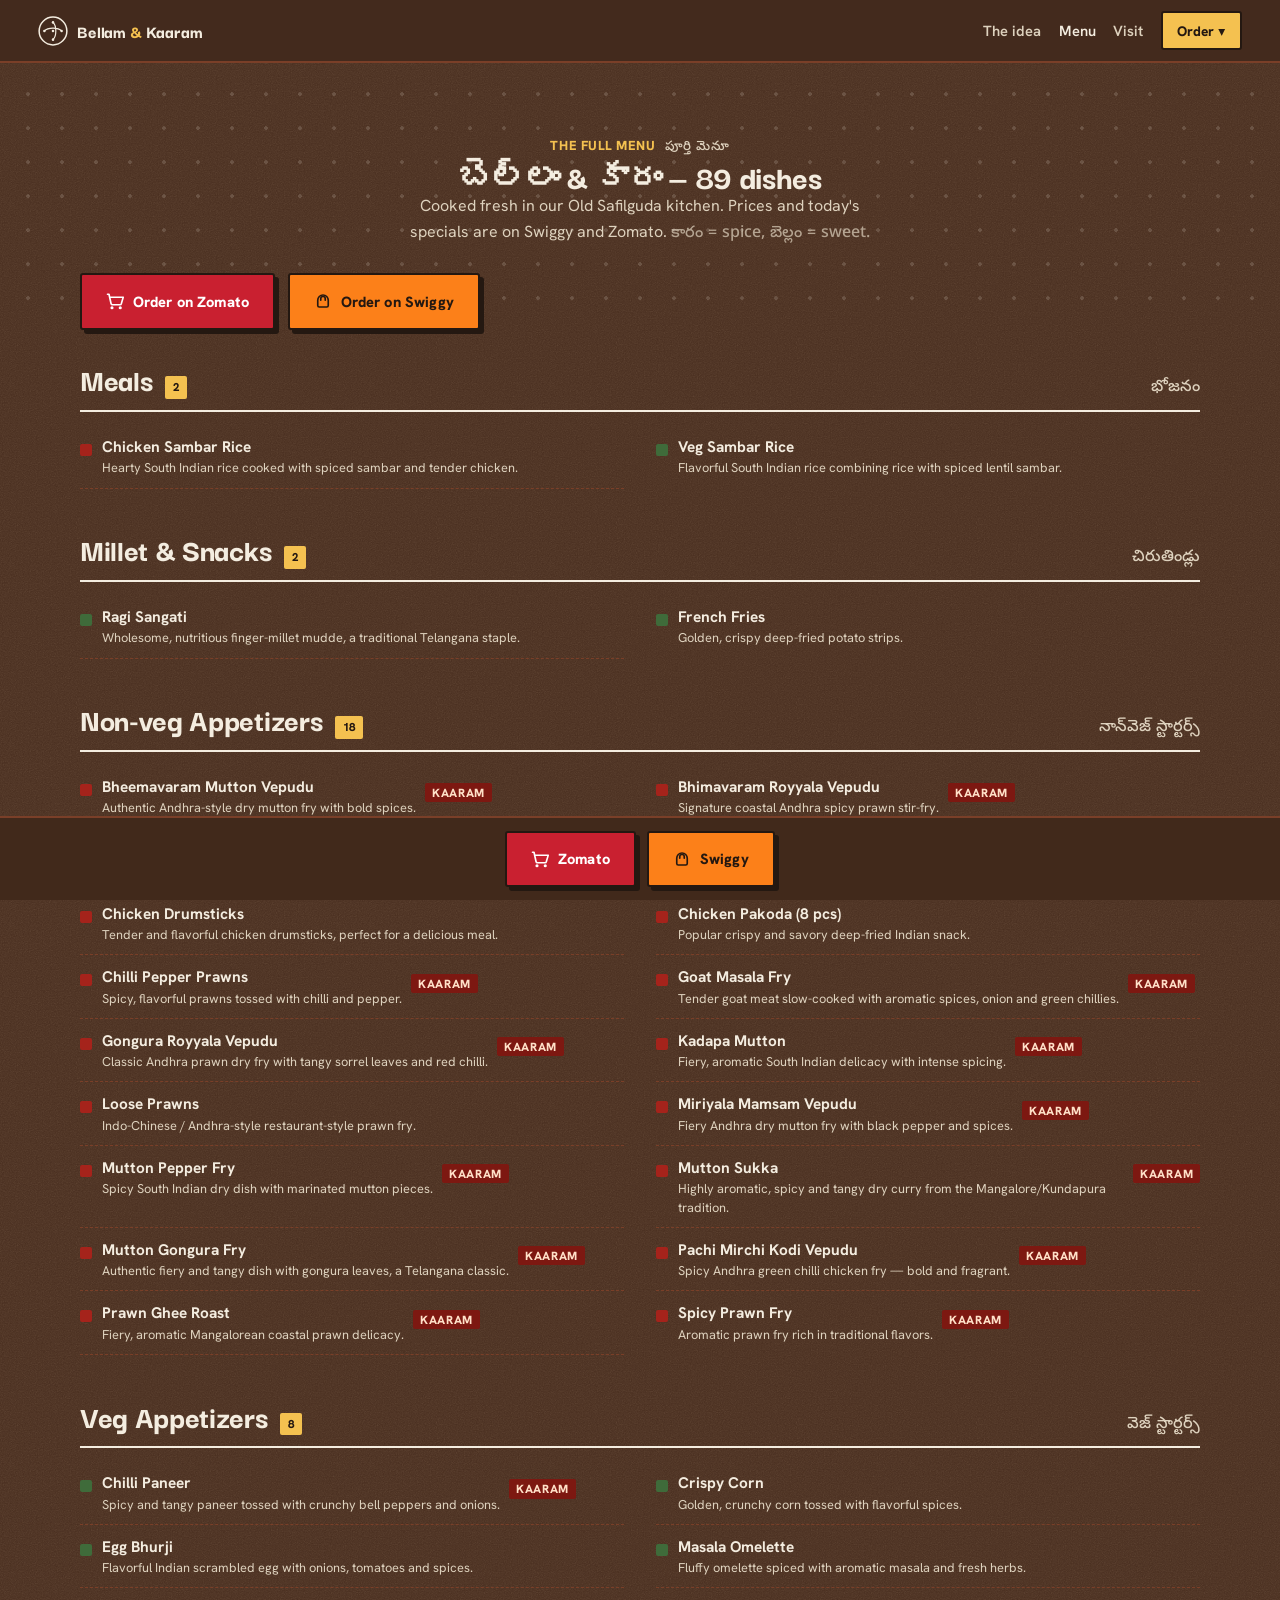
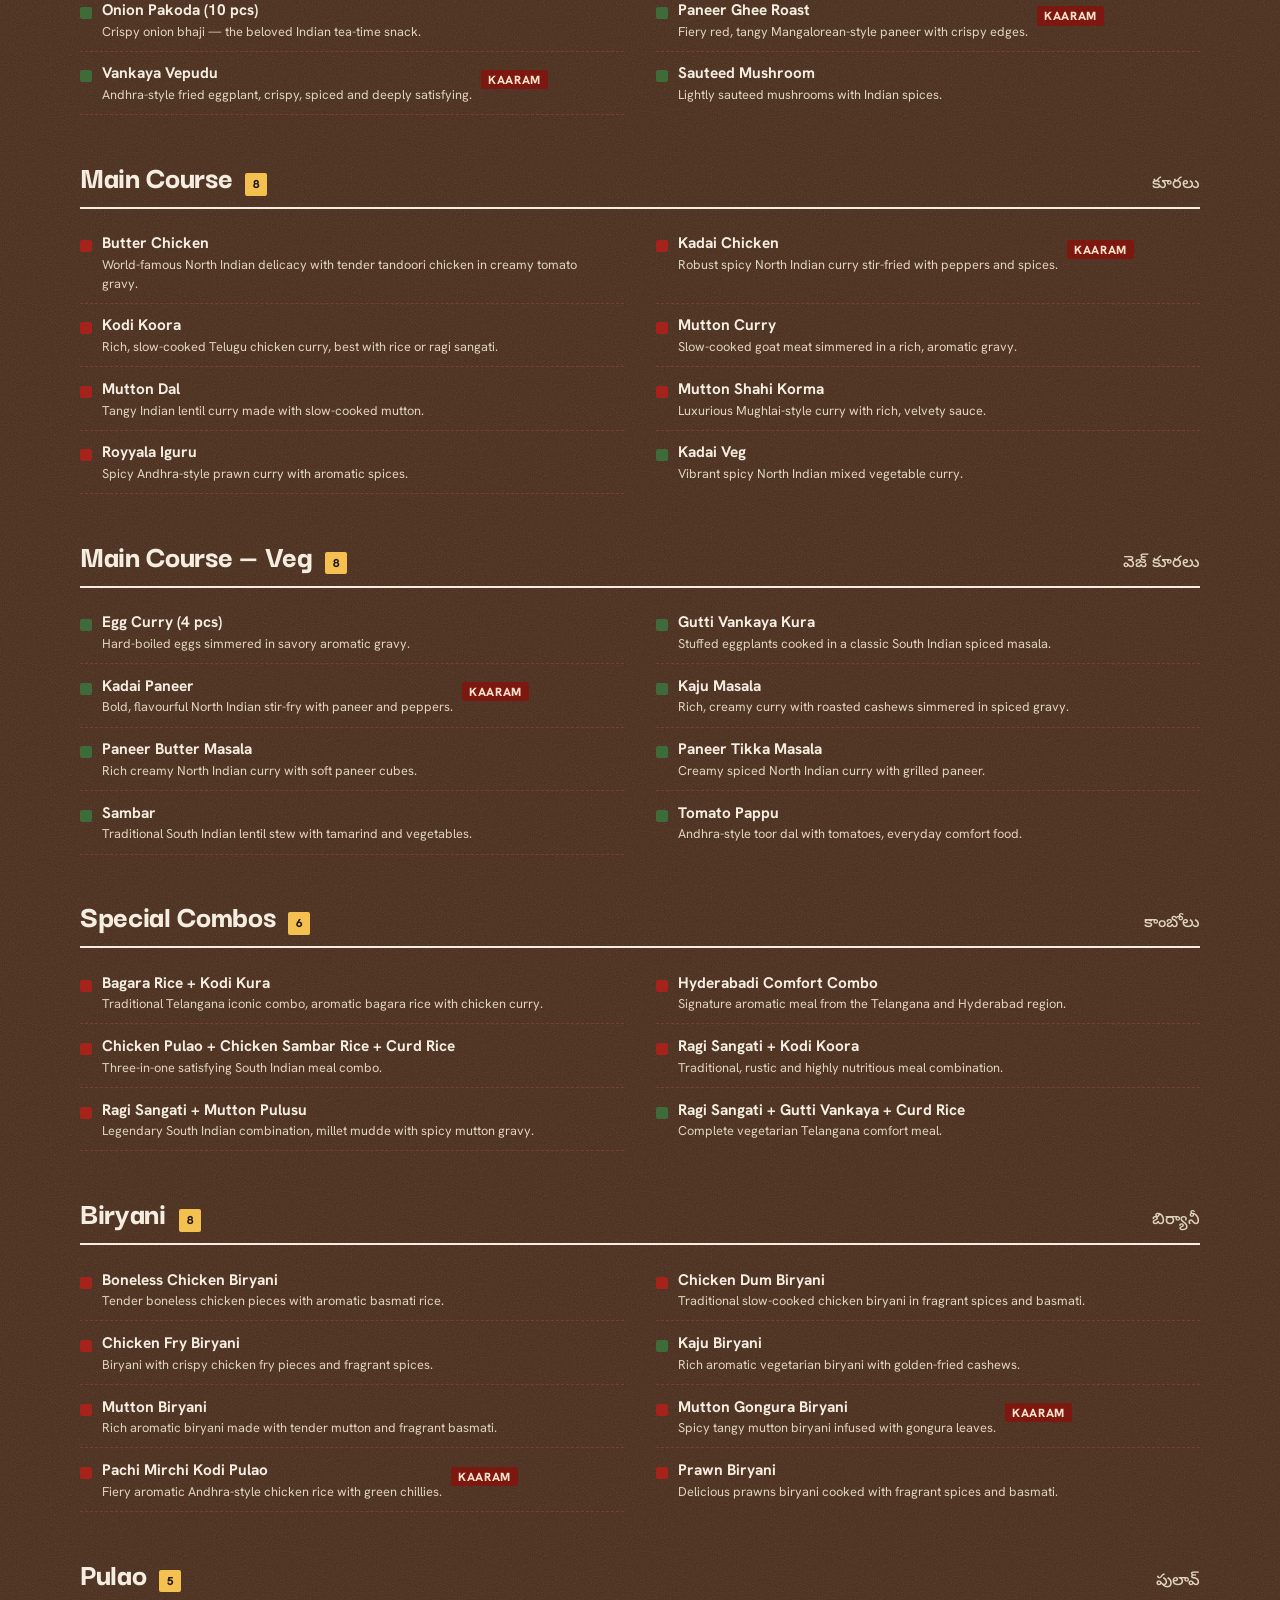
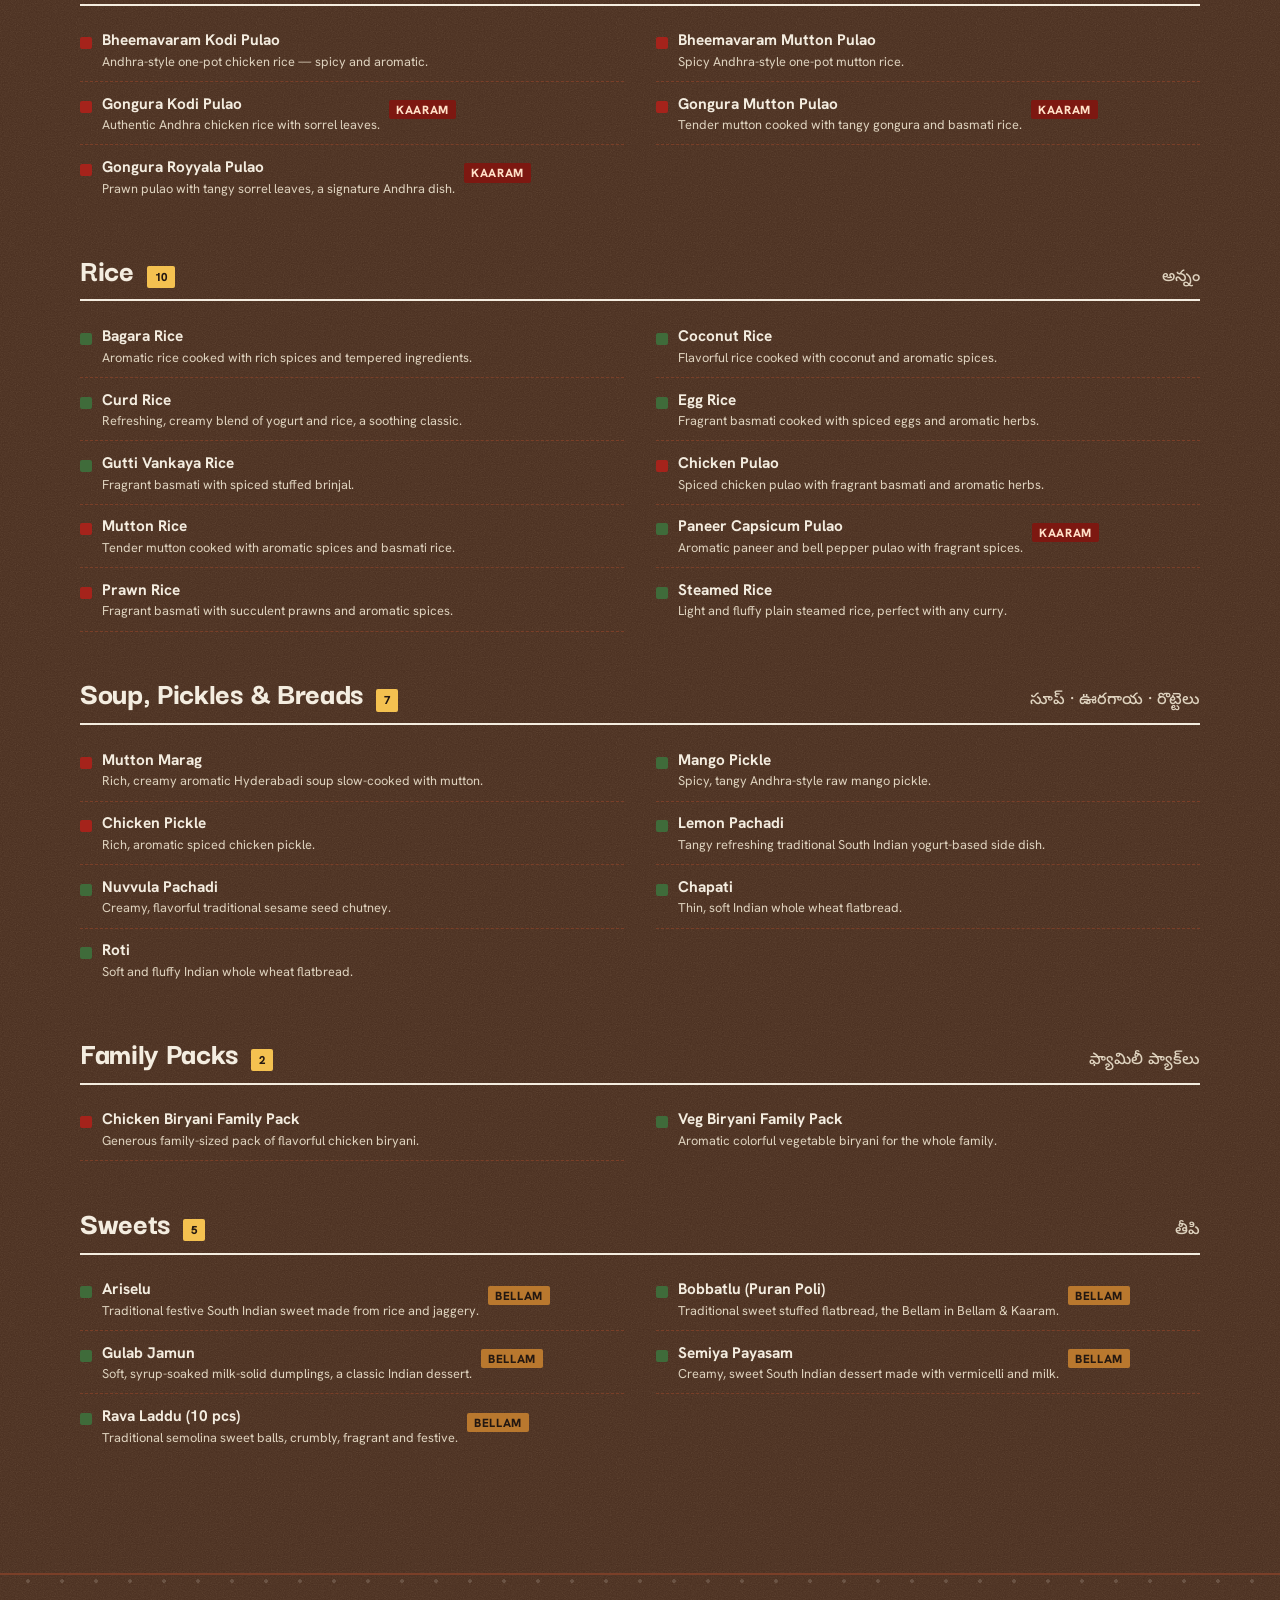
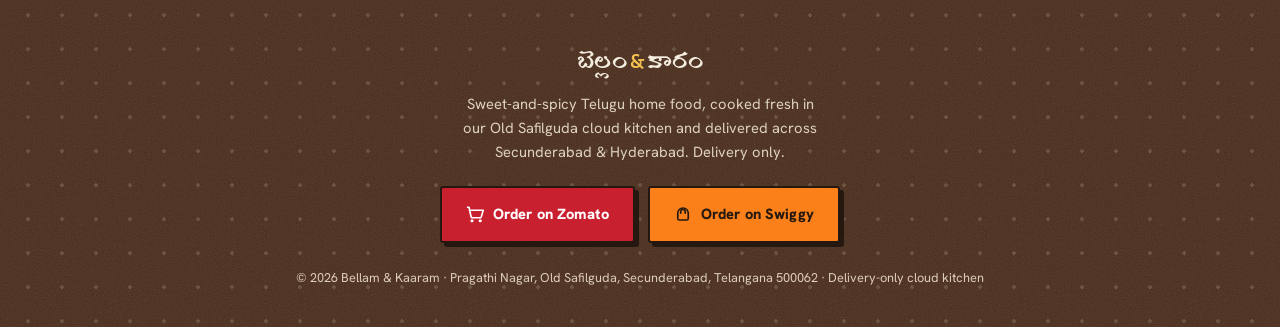
<file: .impeccable/review/menu-snap.html>
<!doctype html>
<html lang="en">
<head>
<meta charset="utf-8">
<meta name="viewport" content="width=device-width, initial-scale=1">
<title>Menu — Bellam & Kaaram | Sweet & Spicy Telugu Food, Old Safilguda, Secunderabad</title>
<meta name="description" content="The full Bellam & Kaaram menu — 89 sweet & spicy Telugu home-style dishes: coastal-Andhra appetisers, Telangana combos, biryani, pulao, rice, pickles and festival sweets. Order on Zomato or Swiggy.">
<link rel="canonical" href="https://bellamkaram.online/menu.html">
<link rel="icon" href="favicon.svg" type="image/svg+xml">
<link rel="icon" href="favicon-32.png" sizes="32x32" type="image/png">
<link rel="apple-touch-icon" href="apple-touch-icon.png">
<meta name="theme-color" content="#4a2f20">
<meta property="og:title" content="Menu — Bellam & Kaaram | Sweet & Spicy Telugu Food, Old Safilguda, Secunderabad">
<meta property="og:description" content="The full Bellam & Kaaram menu — 89 sweet & spicy Telugu home-style dishes: coastal-Andhra appetisers, Telangana combos, biryani, pulao, rice, pickles and festival sweets. Order on Zomato or Swiggy.">
<meta property="og:type" content="restaurant.restaurant">
<meta property="og:url" content="https://bellamkaram.online/menu.html">
<meta name="twitter:card" content="summary_large_image">
<meta name="twitter:title" content="Menu — Bellam & Kaaram | Sweet & Spicy Telugu Food, Old Safilguda, Secunderabad">
<meta name="twitter:description" content="The full Bellam & Kaaram menu — 89 sweet & spicy Telugu home-style dishes: coastal-Andhra appetisers, Telangana combos, biryani, pulao, rice, pickles and festival sweets. Order on Zomato or Swiggy.">
<link rel="preconnect" href="https://fonts.googleapis.com">
<link rel="preconnect" href="https://fonts.gstatic.com" crossorigin>
<link href="https://fonts.googleapis.com/css2?family=Darker+Grotesque:wght@600;700;800&family=Hanken+Grotesk:wght@400;500;600;700;800&family=Gurajada&family=Noto+Sans+Telugu:wght@400;500;600;700&display=swap" rel="stylesheet">
<style>/* ============================================================
   BELLAM & KAARAM — "The Muggu Doorstep"
   The dawn rice-flour threshold pattern as the page's grid.
   Two poles: బెల్లం (bellam / jaggery-warm) ↔ కారం (kaaram / chilli-hot).
   Palette  chalk #f4ede0 · swept earth #4a2f20 · chilli #a5231b
            turmeric #e0a92e · marigold #e8531f · ink #241811
   Type     Darker Grotesque (display) · Hanken Grotesk (body)
            Gurajada + Noto Sans Telugu (Telugu)
   ============================================================ */

:root {
  --chalk: #f4ede0;
  --chalk-dim: #ded2be;
  --earth: #4a2f20;
  --earth-deep: #37211566;
  --earth-2: #5c3b28;
  --kaavi: #7a3f28;
  --chilli: #a5231b;
  --chilli-deep: #7d1811;
  --turmeric: #f4c150;
  --jaggery: #b9782e;
  --marigold: #f26a2e;
  --leaf: #3f6b3a;
  --ink: #241811;
  --ink-soft: #5a4636;
  --earth-fine: #ddccb8;
  --zomato: #c92030;
  --swiggy: #fc8019;

  --shell: min(1120px, 92vw);
  --ease: cubic-bezier(.16, 1, .3, 1);
}

* , *::before, *::after { box-sizing: border-box; margin: 0; padding: 0; }
html { -webkit-text-size-adjust: 100%; }
@media (prefers-reduced-motion: no-preference) { html { scroll-behavior: smooth; } }

body {
  background: var(--earth);
  color: var(--chalk);
  font-family: "Hanken Grotesk", system-ui, -apple-system, "Segoe UI", sans-serif;
  font-size: clamp(15px, .5vw + 13.6px, 17px);
  line-height: 1.62;
  -webkit-font-smoothing: antialiased;
  text-rendering: optimizeLegibility;
  /* swept-earth tooth, fixed behind everything */
  background-image:
    url("data:image/svg+xml;utf8,<svg xmlns='http://www.w3.org/2000/svg' width='180' height='180'><filter id='n'><feTurbulence type='fractalNoise' baseFrequency='.85' numOctaves='2' stitchTiles='stitch'/><feColorMatrix type='saturate' values='0'/></filter><rect width='180' height='180' filter='url(%23n)' opacity='.5'/></svg>");
  background-blend-mode: soft-light;
}

h1, h2, h3, .display {
  font-family: "Darker Grotesque", "Hanken Grotesk", sans-serif;
  font-weight: 800;
  line-height: 1.0;
  letter-spacing: -.01em;
  text-wrap: balance;
}
.te {
  font-family: "Noto Sans Telugu", "Gurajada", sans-serif;
  font-weight: 500;
}
.te-display { font-family: "Gurajada", "Noto Sans Telugu", serif; font-weight: 400; }

a { color: inherit; }
img { max-width: 100%; display: block; }

/* ---- browser surfaces wear the design ---- */
::selection { background: var(--turmeric); color: var(--ink); }
:focus-visible { outline: 2px dashed var(--turmeric); outline-offset: 3px; border-radius: 2px; }
html { scrollbar-color: var(--kaavi) var(--earth); }
::-webkit-scrollbar { width: 12px; }
::-webkit-scrollbar-track { background: var(--earth-2); }
::-webkit-scrollbar-thumb { background: var(--kaavi); border: 3px solid var(--earth-2); }

@media (prefers-reduced-motion: reduce) {
  *, *::before, *::after {
    animation-duration: .001ms !important; animation-iteration-count: 1 !important;
    transition-duration: .001ms !important;
  }
}

/* ============================================================ MUGGU LATTICE */
/* the dot-lattice that is the actual structural grid */
.muggu-field {
  --dot: rgba(244,237,224,.16);
  background-image: radial-gradient(circle, var(--dot) 1.6px, transparent 1.8px);
  background-size: 34px 34px;
  background-position: center;
}
.rule {
  height: 0; border: 0;
  border-top: 2px solid var(--chalk);
  opacity: .55;
  /* dashed like a muggu stroke */
  border-top-style: dashed;
}

/* ============================================================ SHELL / SECTIONS */
.wrap { width: var(--shell); margin-inline: auto; }
section { padding-block: clamp(2.6rem, 5vw, 4.2rem); }

.kicker {
  font-family: "Hanken Grotesk", sans-serif;
  font-weight: 800; font-size: .82rem;
  letter-spacing: .04em;
  color: var(--turmeric);
  display: flex; align-items: baseline; gap: .6rem;
}
.kicker .te { color: var(--chalk-dim); font-weight: 500; }

h2.sec {
  font-size: clamp(2rem, 5vw, 3.4rem);
  color: var(--chalk);
  margin: .5rem 0 1rem;
  max-width: 20ch;
}
.sec-lede { color: var(--chalk-dim); max-width: 54ch; font-size: clamp(1rem, 1.2vw, 1.14rem); }

/* ---- stamped meta chips ---- */
.stamp {
  display: inline-flex; align-items: center; gap: .4rem;
  font-family: "Hanken Grotesk", sans-serif;
  font-weight: 700; font-size: .8rem; letter-spacing: .02em;
  color: var(--chalk);
  border: 1.5px solid var(--chalk);
  padding: .28rem .7rem;
  border-radius: 2px;
  transform: rotate(-.6deg);
}
.stamp.hot { color: var(--chalk); border-color: var(--marigold); }
.stamp.sweet { color: var(--chalk); border-color: var(--turmeric); }

/* ---- order buttons: the ONLY place aggregator colour appears ---- */
.order-row { display: flex; flex-wrap: wrap; gap: .8rem; }
.order {
  display: inline-flex; align-items: center; gap: .55rem;
  font-family: "Hanken Grotesk", sans-serif;
  font-weight: 800; font-size: .92rem; letter-spacing: .01em;
  color: #fff; text-decoration: none;
  padding: .9rem 1.5rem;
  border: 2px solid var(--ink);
  border-radius: 3px;
  box-shadow: 4px 4px 0 var(--ink);
  transition: transform .14s var(--ease), box-shadow .14s var(--ease), filter .14s var(--ease);
}
.order svg { width: 18px; height: 18px; }
.order.zomato { background: var(--zomato); }
.order.swiggy { background: var(--swiggy); color: var(--ink); }
.order:hover { transform: translate(-2px, -2px); box-shadow: 6px 6px 0 var(--ink); filter: brightness(1.04); }
.order:active { transform: translate(2px, 2px); box-shadow: 1px 1px 0 var(--ink); }
.order.ghost {
  background: transparent; color: var(--chalk);
  border-color: var(--chalk); box-shadow: 4px 4px 0 rgba(244,237,224,.25);
}
.order.ghost:hover { background: var(--kaavi); border-color: var(--turmeric); }

/* ============================================================ NAV */
nav.top {
  position: sticky; top: 0; z-index: 60;
  display: flex; align-items: center; justify-content: space-between;
  gap: 1rem;
  padding: .7rem clamp(1rem, 4vw, 2.4rem);
  background: color-mix(in oklab, var(--earth), black 6%);
  border-bottom: 2px solid var(--kaavi);
  backdrop-filter: blur(6px);
}
.brand { display: inline-flex; align-items: center; gap: .55rem; text-decoration: none; }
.brand svg { width: 30px; height: 30px; flex: none; }
.brand b {
  font-family: "Darker Grotesque", sans-serif; font-weight: 800;
  font-size: 1.15rem; color: var(--chalk); letter-spacing: -.01em;
}
.brand b .amp { color: var(--turmeric); }
.nav-links { display: flex; align-items: center; gap: 1.1rem; font-weight: 600; font-size: .92rem; }
.nav-links a { text-decoration: none; color: var(--chalk-dim); transition: color .15s; }
.nav-links a:hover, .nav-links a[aria-current] { color: var(--chalk); }
.nav-order-wrap { position: relative; }
.nav-order-btn {
  font: inherit; font-weight: 800; font-size: .86rem;
  color: var(--ink); background: var(--turmeric);
  border: 2px solid var(--ink); border-radius: 3px;
  padding: .4rem .9rem; cursor: pointer;
}
.nav-order-menu {
  position: absolute; right: 0; top: calc(100% + 8px);
  display: none; flex-direction: column;
  min-width: 180px; background: var(--chalk); color: var(--ink);
  border: 2px solid var(--ink); border-radius: 3px;
  box-shadow: 5px 5px 0 var(--chilli-deep);
  overflow: hidden;
}
.nav-order-wrap.open .nav-order-menu { display: flex; }
.nav-order-menu a {
  display: flex; align-items: center; gap: .6rem;
  padding: .7rem .9rem; text-decoration: none; font-weight: 700; font-size: .9rem;
}
.nav-order-menu a + a { border-top: 1.5px solid var(--chalk-dim); }
.nav-links .nav-order-menu a { color: var(--ink); }
.nav-order-menu a:hover { background: var(--turmeric); color: var(--ink); }
@media (max-width: 620px) {
  .nav-links a:not(.nav-menu-link) { display: none; }
}

/* ============================================================ HERO / DOORSTEP */
.doorstep {
  position: relative;
  padding: clamp(2.4rem, 6vw, 4.4rem) clamp(1rem, 4vw, 2.4rem) clamp(2.8rem, 5vw, 4rem);
  text-align: center;
  overflow: hidden;
}
.doorstep::before { /* jaggery glow, left / bellam pole */
  content: ""; position: absolute; inset: 0; z-index: 0; pointer-events: none;
  background:
    radial-gradient(42% 55% at 16% 34%, rgba(224,169,46,.32), transparent 62%),
    radial-gradient(44% 58% at 85% 66%, rgba(165,35,27,.30), transparent 60%);
}
.doorstep > * { position: relative; z-index: 1; }
.ds-tag {
  display: inline-flex; gap: .5rem; align-items: center;
  font-weight: 700; font-size: .8rem; letter-spacing: .03em;
  color: var(--chalk); border: 1.5px solid var(--chalk);
  padding: .3rem .85rem; border-radius: 999px; margin-bottom: 1.4rem;
  opacity: .9;
}
.ds-te {
  font-family: "Gurajada", "Noto Sans Telugu", serif;
  font-size: clamp(2.6rem, 10vw, 6rem);
  line-height: 1.06; color: var(--chalk);
  display: flex; flex-wrap: wrap; align-items: baseline; justify-content: center;
  column-gap: .28em; margin-bottom: .1em;
}
.ds-te .bellam { color: var(--turmeric); }
.ds-te .amp { color: var(--chalk-dim); font-size: .7em; }
.ds-te .kaaram { color: var(--marigold); }
.ds-en {
  font-family: "Darker Grotesque", sans-serif; font-weight: 800;
  font-size: clamp(1.1rem, 3.2vw, 1.9rem); letter-spacing: .18em;
  text-transform: uppercase; color: var(--chalk-dim);
  margin-bottom: 1.1rem;
}
.ds-lede {
  font-size: clamp(1.02rem, 1.5vw, 1.24rem);
  color: var(--chalk); max-width: 40ch; margin: 0 auto 1.8rem;
}
.ds-lede b { color: var(--turmeric); font-weight: 700; }
.doorstep .order-row { justify-content: center; }
.ds-meta {
  margin-top: 2rem; display: flex; flex-wrap: wrap; justify-content: center;
  gap: .8rem 1rem;
}

/* ============================================================ AXIS SECTION */
.axis .wrap { text-align: center; }
.axis-bar {
  margin: 2rem auto 0; max-width: 880px;
  display: grid; grid-template-columns: 1fr auto 1fr;
  align-items: stretch; gap: 0;
  border: 2px solid var(--chalk); border-radius: 4px; overflow: hidden;
}
.axis-half { padding: 1.6rem 1.4rem; text-align: left; }
.axis-half.b { background: linear-gradient(160deg, rgba(224,169,46,.22), rgba(185,120,46,.12)); }
.axis-half.k { background: linear-gradient(160deg, rgba(232,83,31,.2), rgba(165,35,27,.14)); text-align: right; }
.axis-half .word { font-family: "Gurajada", serif; font-size: 2rem; line-height: 1; }
.axis-half.b .word { color: var(--turmeric); }
.axis-half.k .word { color: var(--marigold); }
.axis-half .rom { font-weight: 800; letter-spacing: .12em; text-transform: uppercase; font-size: .8rem; color: var(--chalk-dim); margin: .3rem 0 .7rem; }
.axis-half p { color: var(--chalk); font-size: .96rem; }
.axis-vs {
  display: grid; place-items: center; width: 62px;
  background: var(--chalk); color: var(--ink);
  font-family: "Darker Grotesque", sans-serif; font-weight: 800; font-size: 1.5rem;
}
@media (max-width: 640px) {
  .axis-bar { grid-template-columns: 1fr; }
  .axis-half.k, .axis-half.b { text-align: left; }
  .axis-vs { width: auto; padding: .3rem; font-size: 1.1rem; }
}

/* ============================================================ MENU GRID (muggu cells) */
.menu-grid {
  display: grid; gap: 2px;
  grid-template-columns: repeat(3, 1fr);
  background: var(--chalk);
  border: 2px solid var(--chalk);
  border-radius: 4px; overflow: hidden;
  margin-top: 1.8rem;
}
@media (max-width: 860px) { .menu-grid { grid-template-columns: repeat(2, 1fr); } }
@media (max-width: 540px) { .menu-grid { grid-template-columns: 1fr; } }
.dish {
  background: var(--earth-2);
  padding: 1.15rem 1.15rem 1.25rem;
  display: flex; flex-direction: column; gap: .5rem;
}
.dish-head { display: flex; align-items: flex-start; gap: .5rem; }
.vdot { width: 12px; height: 12px; flex: none; margin-top: 5px; border: 2px solid; border-radius: 2px; }
.vdot.veg { border-color: var(--leaf); background: var(--leaf); }
.vdot.nonveg { border-color: var(--chilli); background: var(--chilli); }
.dish-name { font-family: "Darker Grotesque", sans-serif; font-weight: 800; font-size: 1.16rem; line-height: 1.08; color: var(--chalk); flex: 1; }
.dish-desc { font-size: .84rem; color: var(--chalk-dim); line-height: 1.5; }
.dish-tags { display: flex; flex-wrap: wrap; gap: .35rem; margin-top: auto; padding-top: .4rem; }
.tag {
  font-family: "Hanken Grotesk", sans-serif; font-weight: 800;
  font-size: .76rem; letter-spacing: .06em; text-transform: uppercase;
  padding: .12rem .5rem; border-radius: 2px;
}
.tag.hot { background: var(--chilli-deep); color: #ffe0c8; }
.tag.sweet { background: var(--jaggery); color: #241811; }
.tag.reg { background: rgba(244,237,224,.16); color: var(--chalk); }

.menu-more { text-align: center; margin-top: 2.4rem; }

/* ============================================================ LEDGER (why order) */
.ledger {
  margin-top: 2.2rem;
  border: 2px solid var(--chalk); border-radius: 4px;
  background: color-mix(in oklab, var(--earth-2), black 4%);
}
.ledger-row {
  display: grid; grid-template-columns: 44px 1fr auto;
  gap: 1rem; align-items: center;
  padding: 1rem 1.2rem;
}
.ledger-row + .ledger-row { border-top: 1.5px dashed var(--kaavi); }
.ledger-row .ln { font-family: "Darker Grotesque", sans-serif; font-weight: 800; font-size: 1.2rem; color: var(--turmeric); }
.ledger-row h3 { font-size: 1.05rem; color: var(--chalk); }
.ledger-row p { font-size: .86rem; color: var(--chalk-dim); }
.ledger-row .val { font-family: "Darker Grotesque", sans-serif; font-weight: 800; font-size: 1.1rem; color: var(--chalk); white-space: nowrap; }

/* ============================================================ VISIT */
.visit-grid { display: grid; grid-template-columns: 1fr 1fr; gap: 1.6rem; margin-top: 2.2rem; }
@media (max-width: 760px) { .visit-grid { grid-template-columns: 1fr; } }
.panel {
  background: var(--chalk); color: var(--ink);
  border: 2px solid var(--ink); border-radius: 4px;
  padding: 1.6rem;
  /* torn tiffin-packet edge */
  clip-path: polygon(0 0, 100% 1.5%, 99% 100%, 1.5% 98.5%);
}
.panel h3 { font-family: "Darker Grotesque", sans-serif; font-weight: 800; font-size: 1.3rem; margin-bottom: .8rem; color: var(--ink); }
.panel .row { display: flex; gap: .7rem; padding: .6rem 0; }
.panel .row + .row { border-top: 1.5px dashed var(--chalk-dim); }
.panel .k { font-weight: 800; font-size: .72rem; letter-spacing: .08em; text-transform: uppercase; color: var(--ink-soft); min-width: 88px; }
.panel .v { font-weight: 600; color: var(--ink); font-size: .92rem; }
.panel a.maps { display: inline-block; margin-top: 1rem; font-weight: 800; color: var(--chilli); text-decoration: underline; text-underline-offset: 3px; }
.hours-line { display: flex; justify-content: space-between; padding: .5rem 0; font-size: .92rem; }
.hours-line + .hours-line { border-top: 1.5px dashed var(--chalk-dim); }
.hours-line .closed { color: var(--chilli); font-weight: 700; }

/* ============================================================ FOOTER */
footer {
  border-top: 2px solid var(--kaavi);
  padding: clamp(2.6rem, 5vw, 4rem) clamp(1rem, 4vw, 2.4rem) 2.4rem;
  text-align: center;
}
footer .fb { font-family: "Gurajada", serif; font-size: 1.8rem; color: var(--chalk); margin-bottom: .3rem; }
footer .fb .amp { color: var(--turmeric); }
footer .fr { color: var(--chalk-dim); max-width: 46ch; margin: .4rem auto 1.4rem; font-size: .92rem; }
footer .order-row { justify-content: center; }
footer .fc { margin-top: 1.6rem; font-size: .8rem; color: var(--earth-fine); }

/* ============================================================ MENU PAGE */
.menu-page-head { text-align: center; padding-top: clamp(2.6rem, 6vw, 4.5rem); }
.mcat { margin-top: 3rem; }
.mcat-head {
  display: flex; align-items: baseline; gap: .8rem;
  border-bottom: 2px solid var(--chalk); padding-bottom: .5rem; margin-bottom: 1rem;
}
.mcat-head h2 { font-size: clamp(1.4rem, 3vw, 2rem); color: var(--chalk); }
.mcat-head .cnt {
  font-weight: 800; font-size: .72rem; color: var(--ink);
  background: var(--turmeric); padding: .12rem .5rem; border-radius: 2px;
}
.mcat-head .te { margin-left: auto; color: var(--chalk-dim); font-size: 1rem; }
.mlist { display: grid; grid-template-columns: 1fr 1fr; gap: .2rem 2rem; }
@media (max-width: 720px) { .mlist { grid-template-columns: 1fr; } }
.mrow { display: flex; gap: .6rem; padding: .6rem 0; border-bottom: 1.5px dashed var(--kaavi); }
.mrow:last-child { border-bottom: none; }
.mrow .vdot { margin-top: 6px; }
.mrow .mn { font-weight: 700; color: var(--chalk); font-size: .96rem; line-height: 1.3; }
.mrow .md { font-size: .8rem; color: var(--chalk-dim); line-height: 1.45; margin-top: .1rem; }
.mrow .mtag { flex: none; }
.mrow .mtag .tag { font-size: .74rem; padding: .1rem .42rem; }
.menu-sticky-order {
  position: sticky; bottom: 0; z-index: 40;
  background: color-mix(in oklab, var(--earth), black 8%);
  border-top: 2px solid var(--kaavi);
  padding: .8rem clamp(1rem, 4vw, 2.4rem);
  display: flex; gap: .7rem; justify-content: center; flex-wrap: wrap;
}

/* ---- scroll reveal (visible by default) ---- */
.reveal { opacity: 1; }
.js .reveal { opacity: 0; transform: translateY(18px); transition: opacity .6s var(--ease), transform .6s var(--ease); }
.js .reveal.in { opacity: 1; transform: none; }
.js .dish { transition: opacity .5s var(--ease), transform .5s var(--ease); }
.js .menu-grid:not(.in) .dish { opacity: 0; transform: translateY(14px) rotate(-1deg); }

/* ---- mobile fixes ---- */
@media (max-width: 600px) {
  nav.top .brand b { display: none; }
  .order-row { flex-direction: column; align-items: stretch; }
  .order { justify-content: center; width: 100%; }
  .doorstep { padding-top: 2rem; }
  .ds-te { font-size: clamp(2rem, 11vw, 3rem); column-gap: .18em; }
  .ds-lede { max-width: 34ch; }
  .kicker { flex-wrap: wrap; }
  .ledger-row { grid-template-columns: 34px 1fr; }
  .ledger-row .val { grid-column: 2; padding-top: .2rem; }
  .menu-sticky-order .order { width: auto; }
}
/* menu page: kill the double section spacing on categories */
section.mcat { padding-block: 0; margin-top: clamp(1.8rem, 3.5vw, 2.8rem); }
section.mcat:first-of-type { margin-top: 1.6rem; }
main.wrap { padding-top: .5rem; }
/* fill any short trailing row in the index menu grid with the ground colour, not chalk */
.menu-grid { background: var(--kaavi); }
</style>

<!-- Meta Pixel -->
<script>
(function(){
  var META_PIXEL_ID='1213790737554855';
  if(!/^\d{6,}$/.test(META_PIXEL_ID))return;
  !function(f,b,e,v,n,t,s){if(f.fbq)return;n=f.fbq=function(){n.callMethod?n.callMethod.apply(n,arguments):n.queue.push(arguments)};if(!f._fbq)f._fbq=n;n.push=n;n.loaded=!0;n.version='2.0';n.queue=[];t=b.createElement(e);t.async=!0;t.src=v;s=b.getElementsByTagName(e)[0];s.parentNode.insertBefore(t,s)}(window,document,'script','https://connect.facebook.net/en_US/fbevents.js');
  fbq('init',META_PIXEL_ID); fbq('track','PageView');
  window.addEventListener('DOMContentLoaded',function(){
    document.querySelectorAll('a[href*="swiggy.com"],a[href*="zomato"]').forEach(function(a){
      a.addEventListener('click',function(){try{fbq('track','Lead');}catch(e){}});
    });
  });
})();
</script>
<!-- Google tag -->
<script async src="https://www.googletagmanager.com/gtag/js?id=G-03WND9ZQL7"></script>
<script>window.dataLayer=window.dataLayer||[];function gtag(){dataLayer.push(arguments);}gtag('js',new Date());gtag('config','G-03WND9ZQL7');</script>
</head>
<body>
<noscript><img height="1" width="1" style="display:none" alt="" src="https://www.facebook.com/tr?id=1213790737554855&ev=PageView&noscript=1"/></noscript>
<nav class="top">
  <a class="brand" href="index.html"><svg viewBox="0 0 40 40" fill="none" aria-hidden="true">
  <circle cx="20" cy="20" r="18.5" fill="none" stroke="currentColor" stroke-width="2"/>
  <circle cx="20" cy="20" r="1.7" fill="currentColor"/>
  <circle cx="20" cy="8.5" r="1.7" fill="currentColor"/><circle cx="20" cy="31.5" r="1.7" fill="currentColor"/>
  <circle cx="8.5" cy="20" r="1.7" fill="currentColor"/><circle cx="31.5" cy="20" r="1.7" fill="currentColor"/>
  <path d="M20 8.5C25 13 25 27 20 31.5M8.5 20C13 15 27 15 31.5 20" stroke="currentColor" stroke-width="1.6"/>
</svg><b>Bellam <span class="amp">&amp;</span> Kaaram</b></a>
  <div class="nav-links">
    <a href="index.html#axis">The idea</a>
    <a class="nav-menu-link" href="menu.html" aria-current="page">Menu</a>
    <a href="index.html#visit">Visit</a>
    <div class="nav-order-wrap">
      <button class="nav-order-btn" aria-expanded="false" aria-haspopup="true">Order &#9662;</button>
      <div class="nav-order-menu">
        <a href="https://www.zomato.com/hyderabad/bellam-kaaram-1-yapral-secunderabad" target="_blank" rel="noopener"><svg viewBox="0 0 24 24" fill="none" stroke="currentColor" stroke-width="2.2" stroke-linecap="round" stroke-linejoin="round" aria-hidden="true"><circle cx="8" cy="21" r="1"/><circle cx="19" cy="21" r="1"/><path d="M2 3h2l2.7 12.4a2 2 0 0 0 2 1.6h9.8a2 2 0 0 0 2-1.6L23 7H5"/></svg>Zomato</a>
        <a href="https://www.swiggy.com/city/hyderabad/bellam-and-kaaram-yapral-kowkoor-rest1294767" target="_blank" rel="noopener"><svg viewBox="0 0 24 24" fill="none" stroke="currentColor" stroke-width="2.2" stroke-linecap="round" stroke-linejoin="round" aria-hidden="true"><path d="M5 11a7 7 0 0 1 14 0v7a2 2 0 0 1-2 2H7a2 2 0 0 1-2-2z"/><path d="M9 11V9a3 3 0 0 1 6 0v2"/></svg>Swiggy</a>
      </div>
    </div>
  </div>
</nav>

<header class="menu-page-head muggu-field">
  <div class="wrap">
    <p class="kicker" style="justify-content:center">THE FULL MENU <span class="te" lang="te">పూర్తి మెనూ</span></p>
    <h1 class="sec" style="margin-inline:auto">బెల్లం &amp; కారం &mdash; 89 dishes</h1>
    <p class="sec-lede" style="margin-inline:auto">Cooked fresh in our Old Safilguda kitchen. Prices and today's specials are on Swiggy and Zomato. <span class="te" lang="te" style="opacity:.7">కారం = spice, బెల్లం = sweet.</span></p>
    <div style="margin-top:1.6rem"><div class="order-row">
  <a class="order zomato" href="https://www.zomato.com/hyderabad/bellam-kaaram-1-yapral-secunderabad" target="_blank" rel="noopener"><svg viewBox="0 0 24 24" fill="none" stroke="currentColor" stroke-width="2.2" stroke-linecap="round" stroke-linejoin="round" aria-hidden="true"><circle cx="8" cy="21" r="1"/><circle cx="19" cy="21" r="1"/><path d="M2 3h2l2.7 12.4a2 2 0 0 0 2 1.6h9.8a2 2 0 0 0 2-1.6L23 7H5"/></svg>Order on Zomato</a>
  <a class="order swiggy" href="https://www.swiggy.com/city/hyderabad/bellam-and-kaaram-yapral-kowkoor-rest1294767" target="_blank" rel="noopener"><svg viewBox="0 0 24 24" fill="none" stroke="currentColor" stroke-width="2.2" stroke-linecap="round" stroke-linejoin="round" aria-hidden="true"><path d="M5 11a7 7 0 0 1 14 0v7a2 2 0 0 1-2 2H7a2 2 0 0 1-2-2z"/><path d="M9 11V9a3 3 0 0 1 6 0v2"/></svg>Order on Swiggy</a>
</div></div>
  </div>
</header>

<main class="wrap" style="padding-bottom:2rem">
  <section class="mcat reveal" aria-labelledby="c-Meals">
  <div class="mcat-head">
    <h2 id="c-Meals">Meals</h2>
    <span class="cnt">2</span>
    <span class="te" lang="te">భోజనం</span>
  </div>
  <div class="mlist">
    <div class="mrow">
      <span class="vdot nonveg" aria-hidden="true" title="Non-veg"></span>
      <div><div class="mn">Chicken Sambar Rice</div><div class="md">Hearty South Indian rice cooked with spiced sambar and tender chicken.</div></div>
      <span class="mtag"></span>
    </div>
    <div class="mrow">
      <span class="vdot veg" aria-hidden="true" title="Veg"></span>
      <div><div class="mn">Veg Sambar Rice</div><div class="md">Flavorful South Indian rice combining rice with spiced lentil sambar.</div></div>
      <span class="mtag"></span>
    </div>
  </div>
</section>
  <section class="mcat reveal" aria-labelledby="c-MilletSnacks">
  <div class="mcat-head">
    <h2 id="c-MilletSnacks">Millet &amp; Snacks</h2>
    <span class="cnt">2</span>
    <span class="te" lang="te">చిరుతిండ్లు</span>
  </div>
  <div class="mlist">
    <div class="mrow">
      <span class="vdot veg" aria-hidden="true" title="Veg"></span>
      <div><div class="mn">Ragi Sangati</div><div class="md">Wholesome, nutritious finger-millet mudde, a traditional Telangana staple.</div></div>
      <span class="mtag"></span>
    </div>
    <div class="mrow">
      <span class="vdot veg" aria-hidden="true" title="Veg"></span>
      <div><div class="mn">French Fries</div><div class="md">Golden, crispy deep-fried potato strips.</div></div>
      <span class="mtag"></span>
    </div>
  </div>
</section>
  <section class="mcat reveal" aria-labelledby="c-NonvegAppetizers">
  <div class="mcat-head">
    <h2 id="c-NonvegAppetizers">Non-veg Appetizers</h2>
    <span class="cnt">18</span>
    <span class="te" lang="te">నాన్‌వెజ్ స్టార్టర్స్</span>
  </div>
  <div class="mlist">
    <div class="mrow">
      <span class="vdot nonveg" aria-hidden="true" title="Non-veg"></span>
      <div><div class="mn">Bheemavaram Mutton Vepudu</div><div class="md">Authentic Andhra-style dry mutton fry with bold spices.</div></div>
      <span class="mtag"><span class="tag hot">Kaaram</span></span>
    </div>
    <div class="mrow">
      <span class="vdot nonveg" aria-hidden="true" title="Non-veg"></span>
      <div><div class="mn">Bhimavaram Royyala Vepudu</div><div class="md">Signature coastal Andhra spicy prawn stir-fry.</div></div>
      <span class="mtag"><span class="tag hot">Kaaram</span></span>
    </div>
    <div class="mrow">
      <span class="vdot nonveg" aria-hidden="true" title="Non-veg"></span>
      <div><div class="mn">Butter Garlic Prawns</div><div class="md">Succulent prawns tossed in rich butter and garlic.</div></div>
      <span class="mtag"></span>
    </div>
    <div class="mrow">
      <span class="vdot nonveg" aria-hidden="true" title="Non-veg"></span>
      <div><div class="mn">Chicken Ghee Roast</div><div class="md">Popular Tuluva Mangalorean chicken recipe, fiery red, tangy and aromatic.</div></div>
      <span class="mtag"><span class="tag hot">Kaaram</span></span>
    </div>
    <div class="mrow">
      <span class="vdot nonveg" aria-hidden="true" title="Non-veg"></span>
      <div><div class="mn">Chicken Drumsticks</div><div class="md">Tender and flavorful chicken drumsticks, perfect for a delicious meal.</div></div>
      <span class="mtag"></span>
    </div>
    <div class="mrow">
      <span class="vdot nonveg" aria-hidden="true" title="Non-veg"></span>
      <div><div class="mn">Chicken Pakoda (8 pcs)</div><div class="md">Popular crispy and savory deep-fried Indian snack.</div></div>
      <span class="mtag"></span>
    </div>
    <div class="mrow">
      <span class="vdot nonveg" aria-hidden="true" title="Non-veg"></span>
      <div><div class="mn">Chilli Pepper Prawns</div><div class="md">Spicy, flavorful prawns tossed with chilli and pepper.</div></div>
      <span class="mtag"><span class="tag hot">Kaaram</span></span>
    </div>
    <div class="mrow">
      <span class="vdot nonveg" aria-hidden="true" title="Non-veg"></span>
      <div><div class="mn">Goat Masala Fry</div><div class="md">Tender goat meat slow-cooked with aromatic spices, onion and green chillies.</div></div>
      <span class="mtag"><span class="tag hot">Kaaram</span></span>
    </div>
    <div class="mrow">
      <span class="vdot nonveg" aria-hidden="true" title="Non-veg"></span>
      <div><div class="mn">Gongura Royyala Vepudu</div><div class="md">Classic Andhra prawn dry fry with tangy sorrel leaves and red chilli.</div></div>
      <span class="mtag"><span class="tag hot">Kaaram</span></span>
    </div>
    <div class="mrow">
      <span class="vdot nonveg" aria-hidden="true" title="Non-veg"></span>
      <div><div class="mn">Kadapa Mutton</div><div class="md">Fiery, aromatic South Indian delicacy with intense spicing.</div></div>
      <span class="mtag"><span class="tag hot">Kaaram</span></span>
    </div>
    <div class="mrow">
      <span class="vdot nonveg" aria-hidden="true" title="Non-veg"></span>
      <div><div class="mn">Loose Prawns</div><div class="md">Indo-Chinese / Andhra-style restaurant-style prawn fry.</div></div>
      <span class="mtag"></span>
    </div>
    <div class="mrow">
      <span class="vdot nonveg" aria-hidden="true" title="Non-veg"></span>
      <div><div class="mn">Miriyala Mamsam Vepudu</div><div class="md">Fiery Andhra dry mutton fry with black pepper and spices.</div></div>
      <span class="mtag"><span class="tag hot">Kaaram</span></span>
    </div>
    <div class="mrow">
      <span class="vdot nonveg" aria-hidden="true" title="Non-veg"></span>
      <div><div class="mn">Mutton Pepper Fry</div><div class="md">Spicy South Indian dry dish with marinated mutton pieces.</div></div>
      <span class="mtag"><span class="tag hot">Kaaram</span></span>
    </div>
    <div class="mrow">
      <span class="vdot nonveg" aria-hidden="true" title="Non-veg"></span>
      <div><div class="mn">Mutton Sukka</div><div class="md">Highly aromatic, spicy and tangy dry curry from the Mangalore/Kundapura tradition.</div></div>
      <span class="mtag"><span class="tag hot">Kaaram</span></span>
    </div>
    <div class="mrow">
      <span class="vdot nonveg" aria-hidden="true" title="Non-veg"></span>
      <div><div class="mn">Mutton Gongura Fry</div><div class="md">Authentic fiery and tangy dish with gongura leaves, a Telangana classic.</div></div>
      <span class="mtag"><span class="tag hot">Kaaram</span></span>
    </div>
    <div class="mrow">
      <span class="vdot nonveg" aria-hidden="true" title="Non-veg"></span>
      <div><div class="mn">Pachi Mirchi Kodi Vepudu</div><div class="md">Spicy Andhra green chilli chicken fry — bold and fragrant.</div></div>
      <span class="mtag"><span class="tag hot">Kaaram</span></span>
    </div>
    <div class="mrow">
      <span class="vdot nonveg" aria-hidden="true" title="Non-veg"></span>
      <div><div class="mn">Prawn Ghee Roast</div><div class="md">Fiery, aromatic Mangalorean coastal prawn delicacy.</div></div>
      <span class="mtag"><span class="tag hot">Kaaram</span></span>
    </div>
    <div class="mrow">
      <span class="vdot nonveg" aria-hidden="true" title="Non-veg"></span>
      <div><div class="mn">Spicy Prawn Fry</div><div class="md">Aromatic prawn fry rich in traditional flavors.</div></div>
      <span class="mtag"><span class="tag hot">Kaaram</span></span>
    </div>
  </div>
</section>
  <section class="mcat reveal" aria-labelledby="c-VegAppetizers">
  <div class="mcat-head">
    <h2 id="c-VegAppetizers">Veg Appetizers</h2>
    <span class="cnt">8</span>
    <span class="te" lang="te">వెజ్ స్టార్టర్స్</span>
  </div>
  <div class="mlist">
    <div class="mrow">
      <span class="vdot veg" aria-hidden="true" title="Veg"></span>
      <div><div class="mn">Chilli Paneer</div><div class="md">Spicy and tangy paneer tossed with crunchy bell peppers and onions.</div></div>
      <span class="mtag"><span class="tag hot">Kaaram</span></span>
    </div>
    <div class="mrow">
      <span class="vdot veg" aria-hidden="true" title="Veg"></span>
      <div><div class="mn">Crispy Corn</div><div class="md">Golden, crunchy corn tossed with flavorful spices.</div></div>
      <span class="mtag"></span>
    </div>
    <div class="mrow">
      <span class="vdot veg" aria-hidden="true" title="Veg"></span>
      <div><div class="mn">Egg Bhurji</div><div class="md">Flavorful Indian scrambled egg with onions, tomatoes and spices.</div></div>
      <span class="mtag"></span>
    </div>
    <div class="mrow">
      <span class="vdot veg" aria-hidden="true" title="Veg"></span>
      <div><div class="mn">Masala Omelette</div><div class="md">Fluffy omelette spiced with aromatic masala and fresh herbs.</div></div>
      <span class="mtag"></span>
    </div>
    <div class="mrow">
      <span class="vdot veg" aria-hidden="true" title="Veg"></span>
      <div><div class="mn">Onion Pakoda (10 pcs)</div><div class="md">Crispy onion bhaji — the beloved Indian tea-time snack.</div></div>
      <span class="mtag"></span>
    </div>
    <div class="mrow">
      <span class="vdot veg" aria-hidden="true" title="Veg"></span>
      <div><div class="mn">Paneer Ghee Roast</div><div class="md">Fiery red, tangy Mangalorean-style paneer with crispy edges.</div></div>
      <span class="mtag"><span class="tag hot">Kaaram</span></span>
    </div>
    <div class="mrow">
      <span class="vdot veg" aria-hidden="true" title="Veg"></span>
      <div><div class="mn">Vankaya Vepudu</div><div class="md">Andhra-style fried eggplant, crispy, spiced and deeply satisfying.</div></div>
      <span class="mtag"><span class="tag hot">Kaaram</span></span>
    </div>
    <div class="mrow">
      <span class="vdot veg" aria-hidden="true" title="Veg"></span>
      <div><div class="mn">Sauteed Mushroom</div><div class="md">Lightly sauteed mushrooms with Indian spices.</div></div>
      <span class="mtag"></span>
    </div>
  </div>
</section>
  <section class="mcat reveal" aria-labelledby="c-MainCourse">
  <div class="mcat-head">
    <h2 id="c-MainCourse">Main Course</h2>
    <span class="cnt">8</span>
    <span class="te" lang="te">కూరలు</span>
  </div>
  <div class="mlist">
    <div class="mrow">
      <span class="vdot nonveg" aria-hidden="true" title="Non-veg"></span>
      <div><div class="mn">Butter Chicken</div><div class="md">World-famous North Indian delicacy with tender tandoori chicken in creamy tomato gravy.</div></div>
      <span class="mtag"></span>
    </div>
    <div class="mrow">
      <span class="vdot nonveg" aria-hidden="true" title="Non-veg"></span>
      <div><div class="mn">Kadai Chicken</div><div class="md">Robust spicy North Indian curry stir-fried with peppers and spices.</div></div>
      <span class="mtag"><span class="tag hot">Kaaram</span></span>
    </div>
    <div class="mrow">
      <span class="vdot nonveg" aria-hidden="true" title="Non-veg"></span>
      <div><div class="mn">Kodi Koora</div><div class="md">Rich, slow-cooked Telugu chicken curry, best with rice or ragi sangati.</div></div>
      <span class="mtag"></span>
    </div>
    <div class="mrow">
      <span class="vdot nonveg" aria-hidden="true" title="Non-veg"></span>
      <div><div class="mn">Mutton Curry</div><div class="md">Slow-cooked goat meat simmered in a rich, aromatic gravy.</div></div>
      <span class="mtag"></span>
    </div>
    <div class="mrow">
      <span class="vdot nonveg" aria-hidden="true" title="Non-veg"></span>
      <div><div class="mn">Mutton Dal</div><div class="md">Tangy Indian lentil curry made with slow-cooked mutton.</div></div>
      <span class="mtag"></span>
    </div>
    <div class="mrow">
      <span class="vdot nonveg" aria-hidden="true" title="Non-veg"></span>
      <div><div class="mn">Mutton Shahi Korma</div><div class="md">Luxurious Mughlai-style curry with rich, velvety sauce.</div></div>
      <span class="mtag"></span>
    </div>
    <div class="mrow">
      <span class="vdot nonveg" aria-hidden="true" title="Non-veg"></span>
      <div><div class="mn">Royyala Iguru</div><div class="md">Spicy Andhra-style prawn curry with aromatic spices.</div></div>
      <span class="mtag"></span>
    </div>
    <div class="mrow">
      <span class="vdot veg" aria-hidden="true" title="Veg"></span>
      <div><div class="mn">Kadai Veg</div><div class="md">Vibrant spicy North Indian mixed vegetable curry.</div></div>
      <span class="mtag"></span>
    </div>
  </div>
</section>
  <section class="mcat reveal" aria-labelledby="c-MainCourseVeg">
  <div class="mcat-head">
    <h2 id="c-MainCourseVeg">Main Course — Veg</h2>
    <span class="cnt">8</span>
    <span class="te" lang="te">వెజ్ కూరలు</span>
  </div>
  <div class="mlist">
    <div class="mrow">
      <span class="vdot veg" aria-hidden="true" title="Veg"></span>
      <div><div class="mn">Egg Curry (4 pcs)</div><div class="md">Hard-boiled eggs simmered in savory aromatic gravy.</div></div>
      <span class="mtag"></span>
    </div>
    <div class="mrow">
      <span class="vdot veg" aria-hidden="true" title="Veg"></span>
      <div><div class="mn">Gutti Vankaya Kura</div><div class="md">Stuffed eggplants cooked in a classic South Indian spiced masala.</div></div>
      <span class="mtag"></span>
    </div>
    <div class="mrow">
      <span class="vdot veg" aria-hidden="true" title="Veg"></span>
      <div><div class="mn">Kadai Paneer</div><div class="md">Bold, flavourful North Indian stir-fry with paneer and peppers.</div></div>
      <span class="mtag"><span class="tag hot">Kaaram</span></span>
    </div>
    <div class="mrow">
      <span class="vdot veg" aria-hidden="true" title="Veg"></span>
      <div><div class="mn">Kaju Masala</div><div class="md">Rich, creamy curry with roasted cashews simmered in spiced gravy.</div></div>
      <span class="mtag"></span>
    </div>
    <div class="mrow">
      <span class="vdot veg" aria-hidden="true" title="Veg"></span>
      <div><div class="mn">Paneer Butter Masala</div><div class="md">Rich creamy North Indian curry with soft paneer cubes.</div></div>
      <span class="mtag"></span>
    </div>
    <div class="mrow">
      <span class="vdot veg" aria-hidden="true" title="Veg"></span>
      <div><div class="mn">Paneer Tikka Masala</div><div class="md">Creamy spiced North Indian curry with grilled paneer.</div></div>
      <span class="mtag"></span>
    </div>
    <div class="mrow">
      <span class="vdot veg" aria-hidden="true" title="Veg"></span>
      <div><div class="mn">Sambar</div><div class="md">Traditional South Indian lentil stew with tamarind and vegetables.</div></div>
      <span class="mtag"></span>
    </div>
    <div class="mrow">
      <span class="vdot veg" aria-hidden="true" title="Veg"></span>
      <div><div class="mn">Tomato Pappu</div><div class="md">Andhra-style toor dal with tomatoes, everyday comfort food.</div></div>
      <span class="mtag"></span>
    </div>
  </div>
</section>
  <section class="mcat reveal" aria-labelledby="c-SpecialCombos">
  <div class="mcat-head">
    <h2 id="c-SpecialCombos">Special Combos</h2>
    <span class="cnt">6</span>
    <span class="te" lang="te">కాంబోలు</span>
  </div>
  <div class="mlist">
    <div class="mrow">
      <span class="vdot nonveg" aria-hidden="true" title="Non-veg"></span>
      <div><div class="mn">Bagara Rice + Kodi Kura</div><div class="md">Traditional Telangana iconic combo, aromatic bagara rice with chicken curry.</div></div>
      <span class="mtag"></span>
    </div>
    <div class="mrow">
      <span class="vdot nonveg" aria-hidden="true" title="Non-veg"></span>
      <div><div class="mn">Hyderabadi Comfort Combo</div><div class="md">Signature aromatic meal from the Telangana and Hyderabad region.</div></div>
      <span class="mtag"></span>
    </div>
    <div class="mrow">
      <span class="vdot nonveg" aria-hidden="true" title="Non-veg"></span>
      <div><div class="mn">Chicken Pulao + Chicken Sambar Rice + Curd Rice</div><div class="md">Three-in-one satisfying South Indian meal combo.</div></div>
      <span class="mtag"></span>
    </div>
    <div class="mrow">
      <span class="vdot nonveg" aria-hidden="true" title="Non-veg"></span>
      <div><div class="mn">Ragi Sangati + Kodi Koora</div><div class="md">Traditional, rustic and highly nutritious meal combination.</div></div>
      <span class="mtag"></span>
    </div>
    <div class="mrow">
      <span class="vdot nonveg" aria-hidden="true" title="Non-veg"></span>
      <div><div class="mn">Ragi Sangati + Mutton Pulusu</div><div class="md">Legendary South Indian combination, millet mudde with spicy mutton gravy.</div></div>
      <span class="mtag"></span>
    </div>
    <div class="mrow">
      <span class="vdot veg" aria-hidden="true" title="Veg"></span>
      <div><div class="mn">Ragi Sangati + Gutti Vankaya + Curd Rice</div><div class="md">Complete vegetarian Telangana comfort meal.</div></div>
      <span class="mtag"></span>
    </div>
  </div>
</section>
  <section class="mcat reveal" aria-labelledby="c-Biryani">
  <div class="mcat-head">
    <h2 id="c-Biryani">Biryani</h2>
    <span class="cnt">8</span>
    <span class="te" lang="te">బిర్యానీ</span>
  </div>
  <div class="mlist">
    <div class="mrow">
      <span class="vdot nonveg" aria-hidden="true" title="Non-veg"></span>
      <div><div class="mn">Boneless Chicken Biryani</div><div class="md">Tender boneless chicken pieces with aromatic basmati rice.</div></div>
      <span class="mtag"></span>
    </div>
    <div class="mrow">
      <span class="vdot nonveg" aria-hidden="true" title="Non-veg"></span>
      <div><div class="mn">Chicken Dum Biryani</div><div class="md">Traditional slow-cooked chicken biryani in fragrant spices and basmati.</div></div>
      <span class="mtag"></span>
    </div>
    <div class="mrow">
      <span class="vdot nonveg" aria-hidden="true" title="Non-veg"></span>
      <div><div class="mn">Chicken Fry Biryani</div><div class="md">Biryani with crispy chicken fry pieces and fragrant spices.</div></div>
      <span class="mtag"></span>
    </div>
    <div class="mrow">
      <span class="vdot veg" aria-hidden="true" title="Veg"></span>
      <div><div class="mn">Kaju Biryani</div><div class="md">Rich aromatic vegetarian biryani with golden-fried cashews.</div></div>
      <span class="mtag"></span>
    </div>
    <div class="mrow">
      <span class="vdot nonveg" aria-hidden="true" title="Non-veg"></span>
      <div><div class="mn">Mutton Biryani</div><div class="md">Rich aromatic biryani made with tender mutton and fragrant basmati.</div></div>
      <span class="mtag"></span>
    </div>
    <div class="mrow">
      <span class="vdot nonveg" aria-hidden="true" title="Non-veg"></span>
      <div><div class="mn">Mutton Gongura Biryani</div><div class="md">Spicy tangy mutton biryani infused with gongura leaves.</div></div>
      <span class="mtag"><span class="tag hot">Kaaram</span></span>
    </div>
    <div class="mrow">
      <span class="vdot nonveg" aria-hidden="true" title="Non-veg"></span>
      <div><div class="mn">Pachi Mirchi Kodi Pulao</div><div class="md">Fiery aromatic Andhra-style chicken rice with green chillies.</div></div>
      <span class="mtag"><span class="tag hot">Kaaram</span></span>
    </div>
    <div class="mrow">
      <span class="vdot nonveg" aria-hidden="true" title="Non-veg"></span>
      <div><div class="mn">Prawn Biryani</div><div class="md">Delicious prawns biryani cooked with fragrant spices and basmati.</div></div>
      <span class="mtag"></span>
    </div>
  </div>
</section>
  <section class="mcat reveal" aria-labelledby="c-Pulao">
  <div class="mcat-head">
    <h2 id="c-Pulao">Pulao</h2>
    <span class="cnt">5</span>
    <span class="te" lang="te">పులావ్</span>
  </div>
  <div class="mlist">
    <div class="mrow">
      <span class="vdot nonveg" aria-hidden="true" title="Non-veg"></span>
      <div><div class="mn">Bheemavaram Kodi Pulao</div><div class="md">Andhra-style one-pot chicken rice — spicy and aromatic.</div></div>
      <span class="mtag"></span>
    </div>
    <div class="mrow">
      <span class="vdot nonveg" aria-hidden="true" title="Non-veg"></span>
      <div><div class="mn">Bheemavaram Mutton Pulao</div><div class="md">Spicy Andhra-style one-pot mutton rice.</div></div>
      <span class="mtag"></span>
    </div>
    <div class="mrow">
      <span class="vdot nonveg" aria-hidden="true" title="Non-veg"></span>
      <div><div class="mn">Gongura Kodi Pulao</div><div class="md">Authentic Andhra chicken rice with sorrel leaves.</div></div>
      <span class="mtag"><span class="tag hot">Kaaram</span></span>
    </div>
    <div class="mrow">
      <span class="vdot nonveg" aria-hidden="true" title="Non-veg"></span>
      <div><div class="mn">Gongura Mutton Pulao</div><div class="md">Tender mutton cooked with tangy gongura and basmati rice.</div></div>
      <span class="mtag"><span class="tag hot">Kaaram</span></span>
    </div>
    <div class="mrow">
      <span class="vdot nonveg" aria-hidden="true" title="Non-veg"></span>
      <div><div class="mn">Gongura Royyala Pulao</div><div class="md">Prawn pulao with tangy sorrel leaves, a signature Andhra dish.</div></div>
      <span class="mtag"><span class="tag hot">Kaaram</span></span>
    </div>
  </div>
</section>
  <section class="mcat reveal" aria-labelledby="c-Rice">
  <div class="mcat-head">
    <h2 id="c-Rice">Rice</h2>
    <span class="cnt">10</span>
    <span class="te" lang="te">అన్నం</span>
  </div>
  <div class="mlist">
    <div class="mrow">
      <span class="vdot veg" aria-hidden="true" title="Veg"></span>
      <div><div class="mn">Bagara Rice</div><div class="md">Aromatic rice cooked with rich spices and tempered ingredients.</div></div>
      <span class="mtag"></span>
    </div>
    <div class="mrow">
      <span class="vdot veg" aria-hidden="true" title="Veg"></span>
      <div><div class="mn">Coconut Rice</div><div class="md">Flavorful rice cooked with coconut and aromatic spices.</div></div>
      <span class="mtag"></span>
    </div>
    <div class="mrow">
      <span class="vdot veg" aria-hidden="true" title="Veg"></span>
      <div><div class="mn">Curd Rice</div><div class="md">Refreshing, creamy blend of yogurt and rice, a soothing classic.</div></div>
      <span class="mtag"></span>
    </div>
    <div class="mrow">
      <span class="vdot veg" aria-hidden="true" title="Veg"></span>
      <div><div class="mn">Egg Rice</div><div class="md">Fragrant basmati cooked with spiced eggs and aromatic herbs.</div></div>
      <span class="mtag"></span>
    </div>
    <div class="mrow">
      <span class="vdot veg" aria-hidden="true" title="Veg"></span>
      <div><div class="mn">Gutti Vankaya Rice</div><div class="md">Fragrant basmati with spiced stuffed brinjal.</div></div>
      <span class="mtag"></span>
    </div>
    <div class="mrow">
      <span class="vdot nonveg" aria-hidden="true" title="Non-veg"></span>
      <div><div class="mn">Chicken Pulao</div><div class="md">Spiced chicken pulao with fragrant basmati and aromatic herbs.</div></div>
      <span class="mtag"></span>
    </div>
    <div class="mrow">
      <span class="vdot nonveg" aria-hidden="true" title="Non-veg"></span>
      <div><div class="mn">Mutton Rice</div><div class="md">Tender mutton cooked with aromatic spices and basmati rice.</div></div>
      <span class="mtag"></span>
    </div>
    <div class="mrow">
      <span class="vdot veg" aria-hidden="true" title="Veg"></span>
      <div><div class="mn">Paneer Capsicum Pulao</div><div class="md">Aromatic paneer and bell pepper pulao with fragrant spices.</div></div>
      <span class="mtag"><span class="tag hot">Kaaram</span></span>
    </div>
    <div class="mrow">
      <span class="vdot nonveg" aria-hidden="true" title="Non-veg"></span>
      <div><div class="mn">Prawn Rice</div><div class="md">Fragrant basmati with succulent prawns and aromatic spices.</div></div>
      <span class="mtag"></span>
    </div>
    <div class="mrow">
      <span class="vdot veg" aria-hidden="true" title="Veg"></span>
      <div><div class="mn">Steamed Rice</div><div class="md">Light and fluffy plain steamed rice, perfect with any curry.</div></div>
      <span class="mtag"></span>
    </div>
  </div>
</section>
  <section class="mcat reveal" aria-labelledby="c-SoupPicklesBreads">
  <div class="mcat-head">
    <h2 id="c-SoupPicklesBreads">Soup, Pickles &amp; Breads</h2>
    <span class="cnt">7</span>
    <span class="te" lang="te">సూప్ · ఊరగాయ · రొట్టెలు</span>
  </div>
  <div class="mlist">
    <div class="mrow">
      <span class="vdot nonveg" aria-hidden="true" title="Non-veg"></span>
      <div><div class="mn">Mutton Marag</div><div class="md">Rich, creamy aromatic Hyderabadi soup slow-cooked with mutton.</div></div>
      <span class="mtag"></span>
    </div>
    <div class="mrow">
      <span class="vdot veg" aria-hidden="true" title="Veg"></span>
      <div><div class="mn">Mango Pickle</div><div class="md">Spicy, tangy Andhra-style raw mango pickle.</div></div>
      <span class="mtag"></span>
    </div>
    <div class="mrow">
      <span class="vdot nonveg" aria-hidden="true" title="Non-veg"></span>
      <div><div class="mn">Chicken Pickle</div><div class="md">Rich, aromatic spiced chicken pickle.</div></div>
      <span class="mtag"></span>
    </div>
    <div class="mrow">
      <span class="vdot veg" aria-hidden="true" title="Veg"></span>
      <div><div class="mn">Lemon Pachadi</div><div class="md">Tangy refreshing traditional South Indian yogurt-based side dish.</div></div>
      <span class="mtag"></span>
    </div>
    <div class="mrow">
      <span class="vdot veg" aria-hidden="true" title="Veg"></span>
      <div><div class="mn">Nuvvula Pachadi</div><div class="md">Creamy, flavorful traditional sesame seed chutney.</div></div>
      <span class="mtag"></span>
    </div>
    <div class="mrow">
      <span class="vdot veg" aria-hidden="true" title="Veg"></span>
      <div><div class="mn">Chapati</div><div class="md">Thin, soft Indian whole wheat flatbread.</div></div>
      <span class="mtag"></span>
    </div>
    <div class="mrow">
      <span class="vdot veg" aria-hidden="true" title="Veg"></span>
      <div><div class="mn">Roti</div><div class="md">Soft and fluffy Indian whole wheat flatbread.</div></div>
      <span class="mtag"></span>
    </div>
  </div>
</section>
  <section class="mcat reveal" aria-labelledby="c-FamilyPacks">
  <div class="mcat-head">
    <h2 id="c-FamilyPacks">Family Packs</h2>
    <span class="cnt">2</span>
    <span class="te" lang="te">ఫ్యామిలీ ప్యాక్‌లు</span>
  </div>
  <div class="mlist">
    <div class="mrow">
      <span class="vdot nonveg" aria-hidden="true" title="Non-veg"></span>
      <div><div class="mn">Chicken Biryani Family Pack</div><div class="md">Generous family-sized pack of flavorful chicken biryani.</div></div>
      <span class="mtag"></span>
    </div>
    <div class="mrow">
      <span class="vdot veg" aria-hidden="true" title="Veg"></span>
      <div><div class="mn">Veg Biryani Family Pack</div><div class="md">Aromatic colorful vegetable biryani for the whole family.</div></div>
      <span class="mtag"></span>
    </div>
  </div>
</section>
  <section class="mcat reveal" aria-labelledby="c-Sweets">
  <div class="mcat-head">
    <h2 id="c-Sweets">Sweets</h2>
    <span class="cnt">5</span>
    <span class="te" lang="te">తీపి</span>
  </div>
  <div class="mlist">
    <div class="mrow">
      <span class="vdot veg" aria-hidden="true" title="Veg"></span>
      <div><div class="mn">Ariselu</div><div class="md">Traditional festive South Indian sweet made from rice and jaggery.</div></div>
      <span class="mtag"><span class="tag sweet">Bellam</span></span>
    </div>
    <div class="mrow">
      <span class="vdot veg" aria-hidden="true" title="Veg"></span>
      <div><div class="mn">Bobbatlu (Puran Poli)</div><div class="md">Traditional sweet stuffed flatbread, the Bellam in Bellam &amp; Kaaram.</div></div>
      <span class="mtag"><span class="tag sweet">Bellam</span></span>
    </div>
    <div class="mrow">
      <span class="vdot veg" aria-hidden="true" title="Veg"></span>
      <div><div class="mn">Gulab Jamun</div><div class="md">Soft, syrup-soaked milk-solid dumplings, a classic Indian dessert.</div></div>
      <span class="mtag"><span class="tag sweet">Bellam</span></span>
    </div>
    <div class="mrow">
      <span class="vdot veg" aria-hidden="true" title="Veg"></span>
      <div><div class="mn">Semiya Payasam</div><div class="md">Creamy, sweet South Indian dessert made with vermicelli and milk.</div></div>
      <span class="mtag"><span class="tag sweet">Bellam</span></span>
    </div>
    <div class="mrow">
      <span class="vdot veg" aria-hidden="true" title="Veg"></span>
      <div><div class="mn">Rava Laddu (10 pcs)</div><div class="md">Traditional semolina sweet balls, crumbly, fragrant and festive.</div></div>
      <span class="mtag"><span class="tag sweet">Bellam</span></span>
    </div>
  </div>
</section>
</main>

<div class="menu-sticky-order">
  <a class="order zomato" href="https://www.zomato.com/hyderabad/bellam-kaaram-1-yapral-secunderabad" target="_blank" rel="noopener"><svg viewBox="0 0 24 24" fill="none" stroke="currentColor" stroke-width="2.2" stroke-linecap="round" stroke-linejoin="round" aria-hidden="true"><circle cx="8" cy="21" r="1"/><circle cx="19" cy="21" r="1"/><path d="M2 3h2l2.7 12.4a2 2 0 0 0 2 1.6h9.8a2 2 0 0 0 2-1.6L23 7H5"/></svg>Zomato</a>
  <a class="order swiggy" href="https://www.swiggy.com/city/hyderabad/bellam-and-kaaram-yapral-kowkoor-rest1294767" target="_blank" rel="noopener"><svg viewBox="0 0 24 24" fill="none" stroke="currentColor" stroke-width="2.2" stroke-linecap="round" stroke-linejoin="round" aria-hidden="true"><path d="M5 11a7 7 0 0 1 14 0v7a2 2 0 0 1-2 2H7a2 2 0 0 1-2-2z"/><path d="M9 11V9a3 3 0 0 1 6 0v2"/></svg>Swiggy</a>
</div>

<footer class="muggu-field">
  <p class="fb te-display">బెల్లం <span class="amp">&amp;</span> కారం</p>
  <p class="fr">Sweet-and-spicy Telugu home food, cooked fresh in our Old Safilguda cloud kitchen and delivered across Secunderabad &amp; Hyderabad. Delivery only.</p>
  <div class="order-row">
  <a class="order zomato" href="https://www.zomato.com/hyderabad/bellam-kaaram-1-yapral-secunderabad" target="_blank" rel="noopener"><svg viewBox="0 0 24 24" fill="none" stroke="currentColor" stroke-width="2.2" stroke-linecap="round" stroke-linejoin="round" aria-hidden="true"><circle cx="8" cy="21" r="1"/><circle cx="19" cy="21" r="1"/><path d="M2 3h2l2.7 12.4a2 2 0 0 0 2 1.6h9.8a2 2 0 0 0 2-1.6L23 7H5"/></svg>Order on Zomato</a>
  <a class="order swiggy" href="https://www.swiggy.com/city/hyderabad/bellam-and-kaaram-yapral-kowkoor-rest1294767" target="_blank" rel="noopener"><svg viewBox="0 0 24 24" fill="none" stroke="currentColor" stroke-width="2.2" stroke-linecap="round" stroke-linejoin="round" aria-hidden="true"><path d="M5 11a7 7 0 0 1 14 0v7a2 2 0 0 1-2 2H7a2 2 0 0 1-2-2z"/><path d="M9 11V9a3 3 0 0 1 6 0v2"/></svg>Order on Swiggy</a>
</div>
  <p class="fc">&copy; 2026 Bellam &amp; Kaaram &middot; Pragathi Nagar, Old Safilguda, Secunderabad, Telangana 500062 &middot; Delivery-only cloud kitchen</p>
</footer>
<script>
document.documentElement.classList.add('js');
(function(){
  var w=document.querySelector('.nav-order-wrap'), b=w&&w.querySelector('.nav-order-btn');
  if(!b)return;
  b.addEventListener('click',function(e){e.stopPropagation();var o=w.classList.toggle('open');b.setAttribute('aria-expanded',o);});
  document.addEventListener('click',function(){w.classList.remove('open');b.setAttribute('aria-expanded','false');});
})();
(function(){
  if(!('IntersectionObserver' in window)){document.querySelectorAll('.reveal,.menu-grid').forEach(function(el){el.classList.add('in');});return;}
  var io=new IntersectionObserver(function(es){es.forEach(function(e){if(e.isIntersecting){e.target.classList.add('in');io.unobserve(e.target);}});},{threshold:.12,rootMargin:'0px 0px -8% 0px'});
  document.querySelectorAll('.reveal,.menu-grid').forEach(function(el){io.observe(el);});
})();
</script>
</body>
</html>
</file>
<file: _astro/OrderButtons.WhSEi_kT.css>
/*! tailwindcss v4.3.3 | MIT License | https://tailwindcss.com */
@layer properties{@supports (((-webkit-hyphens:none)) and (not (margin-trim:inline))) or ((-moz-orient:inline) and (not (color:rgb(from red r g b)))){*,:before,:after,::backdrop{--tw-space-y-reverse:0;--tw-divide-y-reverse:0;--tw-border-style:solid;--tw-leading:initial;--tw-font-weight:initial;--tw-tracking:initial;--tw-shadow:0 0 #0000;--tw-shadow-color:initial;--tw-shadow-alpha:100%;--tw-inset-shadow:0 0 #0000;--tw-inset-shadow-color:initial;--tw-inset-shadow-alpha:100%;--tw-ring-color:initial;--tw-ring-shadow:0 0 #0000;--tw-inset-ring-color:initial;--tw-inset-ring-shadow:0 0 #0000;--tw-ring-inset:initial;--tw-ring-offset-width:0px;--tw-ring-offset-color:#fff;--tw-ring-offset-shadow:0 0 #0000;--tw-backdrop-blur:initial;--tw-backdrop-brightness:initial;--tw-backdrop-contrast:initial;--tw-backdrop-grayscale:initial;--tw-backdrop-hue-rotate:initial;--tw-backdrop-invert:initial;--tw-backdrop-opacity:initial;--tw-backdrop-saturate:initial;--tw-backdrop-sepia:initial;--tw-duration:initial;--tw-translate-x:0;--tw-translate-y:0;--tw-translate-z:0}}}@layer theme{:root,:host{--font-mono:ui-monospace, SFMono-Regular, Menlo, Monaco, Consolas, "Liberation Mono", "Courier New", monospace;--color-white:#fff;--spacing:.25rem;--container-sm:24rem;--container-md:28rem;--container-xl:36rem;--container-2xl:42rem;--container-3xl:48rem;--container-5xl:64rem;--text-xs:.75rem;--text-xs--line-height:calc(1 / .75);--text-sm:.875rem;--text-sm--line-height:calc(1.25 / .875);--text-lg:1.125rem;--text-lg--line-height:calc(1.75 / 1.125);--text-xl:1.25rem;--text-xl--line-height:calc(1.75 / 1.25);--text-2xl:1.5rem;--text-2xl--line-height:calc(2 / 1.5);--text-3xl:1.875rem;--text-3xl--line-height:calc(2.25 / 1.875);--text-4xl:2.25rem;--text-4xl--line-height:calc(2.5 / 2.25);--text-5xl:3rem;--text-5xl--line-height:1;--text-6xl:3.75rem;--text-6xl--line-height:1;--font-weight-medium:500;--font-weight-semibold:600;--font-weight-bold:700;--tracking-wide:.025em;--tracking-widest:.1em;--leading-tight:1.25;--leading-relaxed:1.625;--default-transition-duration:.15s;--default-transition-timing-function:cubic-bezier(.4, 0, .2, 1);--default-font-family:"Karla Variable", sans-serif;--default-mono-font-family:var(--font-mono)}}@layer base{*,:after,:before,::backdrop{box-sizing:border-box;border:0 solid;margin:0;padding:0}::file-selector-button{box-sizing:border-box;border:0 solid;margin:0;padding:0}html,:host{-webkit-text-size-adjust:100%;tab-size:4;line-height:1.5;font-family:var(--default-font-family,-apple-system, BlinkMacSystemFont, "Segoe UI", Roboto, "Helvetica Neue", "Noto Sans", Arial, sans-serif, "Apple Color Emoji", "Segoe UI Emoji", "Segoe UI Symbol", "Noto Color Emoji");font-feature-settings:var(--default-font-feature-settings,normal);font-variation-settings:var(--default-font-variation-settings,normal);-webkit-tap-highlight-color:transparent}hr{height:0;color:inherit;border-top-width:1px}abbr:where([title]){text-decoration:underline dotted}h1,h2,h3,h4,h5,h6{font-size:inherit;font-weight:inherit}a{color:inherit;-webkit-text-decoration:inherit;-webkit-text-decoration:inherit;-webkit-text-decoration:inherit;text-decoration:inherit}b,strong{font-weight:bolder}code,kbd,samp,pre{font-family:var(--default-mono-font-family,ui-monospace, SFMono-Regular, Menlo, Monaco, Consolas, "Liberation Mono", "Courier New", monospace);font-feature-settings:var(--default-mono-font-feature-settings,normal);font-variation-settings:var(--default-mono-font-variation-settings,normal);font-size:1em}small{font-size:80%}sub,sup{vertical-align:baseline;font-size:75%;line-height:0;position:relative}sub{bottom:-.25em}sup{top:-.5em}table{text-indent:0;border-color:inherit;border-collapse:collapse}:-moz-focusring:where(:not(iframe)){outline:auto}progress{vertical-align:baseline}summary{display:list-item}ol,ul,menu{list-style:none}img,svg,video,canvas,audio,iframe,embed,object{vertical-align:middle;display:block}img,video{max-width:100%;height:auto}button,input,select,optgroup,textarea{font:inherit;font-feature-settings:inherit;font-variation-settings:inherit;letter-spacing:inherit;color:inherit;opacity:1;background-color:#0000;border-radius:0}::file-selector-button{font:inherit;font-feature-settings:inherit;font-variation-settings:inherit;letter-spacing:inherit;color:inherit;opacity:1;background-color:#0000;border-radius:0}:where(select:is([multiple],[size])) optgroup{font-weight:bolder}:where(select:is([multiple],[size])) optgroup option{padding-inline-start:20px}::file-selector-button{margin-inline-end:4px}::placeholder{opacity:1}@supports (not ((-webkit-appearance:-apple-pay-button))) or (contain-intrinsic-size:1px){::placeholder{color:currentColor}@supports (color:color-mix(in lab, red, red)){::placeholder{color:color-mix(in oklab, currentcolor 50%, transparent)}}}textarea{resize:vertical}::-webkit-search-decoration{-webkit-appearance:none}::-webkit-date-and-time-value{min-height:1lh;text-align:inherit}::-webkit-datetime-edit{display:inline-flex}::-webkit-datetime-edit-fields-wrapper{padding:0}::-webkit-datetime-edit{padding-block:0}::-webkit-datetime-edit-year-field{padding-block:0}::-webkit-datetime-edit-month-field{padding-block:0}::-webkit-datetime-edit-day-field{padding-block:0}::-webkit-datetime-edit-hour-field{padding-block:0}::-webkit-datetime-edit-minute-field{padding-block:0}::-webkit-datetime-edit-second-field{padding-block:0}::-webkit-datetime-edit-millisecond-field{padding-block:0}::-webkit-datetime-edit-meridiem-field{padding-block:0}::-webkit-calendar-picker-indicator{line-height:1}:-moz-ui-invalid{box-shadow:none}button,input:where([type=button],[type=reset],[type=submit]){appearance:button}::file-selector-button{appearance:button}::-webkit-inner-spin-button{height:auto}::-webkit-outer-spin-button{height:auto}[hidden]:where(:not([hidden=until-found])){display:none!important}*{border-color:var(--border);outline-color:var(--ring)}@supports (color:color-mix(in lab, red, red)){*{outline-color:color-mix(in oklab, var(--ring) 50%, transparent)}}body{background-color:var(--background);color:var(--foreground)}html{font-family:Karla Variable,sans-serif}}@layer components;@layer utilities{.pointer-events-none{pointer-events:none}.invisible{visibility:hidden}.visible{visibility:visible}.absolute{position:absolute}.fixed{position:fixed}.relative{position:relative}.static{position:static}.sticky{position:sticky}.inset-0{inset:0}.top-0{top:0}.top-10{top:calc(var(--spacing) * 10)}.right-0{right:0}.z-40{z-index:40}.mx-auto{margin-inline:auto}.mt-1{margin-top:var(--spacing)}.mt-2{margin-top:calc(var(--spacing) * 2)}.mt-3{margin-top:calc(var(--spacing) * 3)}.mt-4{margin-top:calc(var(--spacing) * 4)}.mt-5{margin-top:calc(var(--spacing) * 5)}.mt-6{margin-top:calc(var(--spacing) * 6)}.mt-8{margin-top:calc(var(--spacing) * 8)}.mt-10{margin-top:calc(var(--spacing) * 10)}.mt-24{margin-top:calc(var(--spacing) * 24)}.mb-12{margin-bottom:calc(var(--spacing) * 12)}.flex{display:flex}.grid{display:grid}.hidden{display:none}.inline{display:inline}.inline-block{display:inline-block}.inline-flex{display:inline-flex}.size-16{width:calc(var(--spacing) * 16);height:calc(var(--spacing) * 16)}.h-4{height:calc(var(--spacing) * 4)}.h-8{height:calc(var(--spacing) * 8)}.w-4{width:calc(var(--spacing) * 4)}.w-8{width:calc(var(--spacing) * 8)}.w-40{width:calc(var(--spacing) * 40)}.w-\[4\.25rem\]{width:4.25rem}.max-w-2xl{max-width:var(--container-2xl)}.max-w-3xl{max-width:var(--container-3xl)}.max-w-5xl{max-width:var(--container-5xl)}.max-w-md{max-width:var(--container-md)}.max-w-sm{max-width:var(--container-sm)}.max-w-xl{max-width:var(--container-xl)}.min-w-0{min-width:0}.flex-1{flex:1}.shrink-0{flex-shrink:0}.basis-60{flex-basis:calc(var(--spacing) * 60)}.-rotate-1{rotate:-1deg}.rotate-1{rotate:1deg}.cursor-pointer{cursor:pointer}.list-none{list-style-type:none}.flex-col{flex-direction:column}.flex-wrap{flex-wrap:wrap}.items-center{align-items:center}.items-start{align-items:flex-start}.justify-between{justify-content:space-between}.justify-center{justify-content:center}.gap-1{gap:var(--spacing)}.gap-2{gap:calc(var(--spacing) * 2)}.gap-3{gap:calc(var(--spacing) * 3)}.gap-6{gap:calc(var(--spacing) * 6)}.gap-10{gap:calc(var(--spacing) * 10)}:where(.space-y-1>:not(:last-child)){--tw-space-y-reverse:0;margin-block-start:calc(var(--spacing) * var(--tw-space-y-reverse));margin-block-end:calc(var(--spacing) * calc(1 - var(--tw-space-y-reverse)))}:where(.space-y-2>:not(:last-child)){--tw-space-y-reverse:0;margin-block-start:calc(calc(var(--spacing) * 2) * var(--tw-space-y-reverse));margin-block-end:calc(calc(var(--spacing) * 2) * calc(1 - var(--tw-space-y-reverse)))}:where(.space-y-3>:not(:last-child)){--tw-space-y-reverse:0;margin-block-start:calc(calc(var(--spacing) * 3) * var(--tw-space-y-reverse));margin-block-end:calc(calc(var(--spacing) * 3) * calc(1 - var(--tw-space-y-reverse)))}:where(.space-y-5>:not(:last-child)){--tw-space-y-reverse:0;margin-block-start:calc(calc(var(--spacing) * 5) * var(--tw-space-y-reverse));margin-block-end:calc(calc(var(--spacing) * 5) * calc(1 - var(--tw-space-y-reverse)))}:where(.space-y-6>:not(:last-child)){--tw-space-y-reverse:0;margin-block-start:calc(calc(var(--spacing) * 6) * var(--tw-space-y-reverse));margin-block-end:calc(calc(var(--spacing) * 6) * calc(1 - var(--tw-space-y-reverse)))}.gap-x-4{column-gap:calc(var(--spacing) * 4)}.gap-y-2{row-gap:calc(var(--spacing) * 2)}:where(.divide-y>:not(:last-child)){--tw-divide-y-reverse:0;border-bottom-style:var(--tw-border-style);border-top-style:var(--tw-border-style);border-top-width:calc(1px * var(--tw-divide-y-reverse));border-bottom-width:calc(1px * calc(1 - var(--tw-divide-y-reverse)))}:where(.divide-border>:not(:last-child)){border-color:var(--border)}.overflow-hidden{overflow:hidden}.rounded-2xl{border-radius:calc(var(--radius) * 1.8)}.rounded-3xl{border-radius:calc(var(--radius) * 2.2)}.rounded-full{border-radius:2147483647px}.rounded-lg{border-radius:var(--radius)}.rounded-xl{border-radius:calc(var(--radius) * 1.4)}.border{border-style:var(--tw-border-style);border-width:1px}.border-4{border-style:var(--tw-border-style);border-width:4px}.border-t{border-top-style:var(--tw-border-style);border-top-width:1px}.border-b{border-bottom-style:var(--tw-border-style);border-bottom-width:1px}.border-\[\#526024\]{border-color:#526024}.border-\[\#A34F0D\]{border-color:#a34f0d}.border-accent{border-color:var(--accent)}.border-border{border-color:var(--border)}.border-primary{border-color:var(--primary)}.border-primary-foreground{border-color:var(--primary-foreground)}.border-primary\/20{border-color:var(--primary)}@supports (color:color-mix(in lab, red, red)){.border-primary\/20{border-color:color-mix(in oklab, var(--primary) 20%, transparent)}}.bg-accent{background-color:var(--accent)}.bg-background,.bg-background\/95{background-color:var(--background)}@supports (color:color-mix(in lab, red, red)){.bg-background\/95{background-color:color-mix(in oklab, var(--background) 95%, transparent)}}.bg-card{background-color:var(--card)}.bg-muted{background-color:var(--muted)}.bg-primary{background-color:var(--primary)}.object-cover{object-fit:cover}.p-2{padding:calc(var(--spacing) * 2)}.p-5{padding:calc(var(--spacing) * 5)}.p-6{padding:calc(var(--spacing) * 6)}.p-8{padding:calc(var(--spacing) * 8)}.px-1\.5{padding-inline:calc(var(--spacing) * 1.5)}.px-3{padding-inline:calc(var(--spacing) * 3)}.px-4{padding-inline:calc(var(--spacing) * 4)}.px-6{padding-inline:calc(var(--spacing) * 6)}.py-0\.5{padding-block:calc(var(--spacing) * .5)}.py-1\.5{padding-block:calc(var(--spacing) * 1.5)}.py-2{padding-block:calc(var(--spacing) * 2)}.py-3{padding-block:calc(var(--spacing) * 3)}.py-8{padding-block:calc(var(--spacing) * 8)}.py-12{padding-block:calc(var(--spacing) * 12)}.py-16{padding-block:calc(var(--spacing) * 16)}.py-24{padding-block:calc(var(--spacing) * 24)}.pt-16{padding-top:calc(var(--spacing) * 16)}.pb-20{padding-bottom:calc(var(--spacing) * 20)}.text-center{text-align:center}.font-heading{font-family:Fraunces Variable,serif}.font-sans{font-family:Karla Variable,sans-serif}.text-2xl{font-size:var(--text-2xl);line-height:var(--tw-leading,var(--text-2xl--line-height))}.text-3xl{font-size:var(--text-3xl);line-height:var(--tw-leading,var(--text-3xl--line-height))}.text-4xl{font-size:var(--text-4xl);line-height:var(--tw-leading,var(--text-4xl--line-height))}.text-5xl{font-size:var(--text-5xl);line-height:var(--tw-leading,var(--text-5xl--line-height))}.text-lg{font-size:var(--text-lg);line-height:var(--tw-leading,var(--text-lg--line-height))}.text-sm{font-size:var(--text-sm);line-height:var(--tw-leading,var(--text-sm--line-height))}.text-xs{font-size:var(--text-xs);line-height:var(--tw-leading,var(--text-xs--line-height))}.text-\[11px\]{font-size:11px}.leading-relaxed{--tw-leading:var(--leading-relaxed);line-height:var(--leading-relaxed)}.leading-tight{--tw-leading:var(--leading-tight);line-height:var(--leading-tight)}.font-bold{--tw-font-weight:var(--font-weight-bold);font-weight:var(--font-weight-bold)}.font-medium{--tw-font-weight:var(--font-weight-medium);font-weight:var(--font-weight-medium)}.font-semibold{--tw-font-weight:var(--font-weight-semibold);font-weight:var(--font-weight-semibold)}.tracking-wide{--tw-tracking:var(--tracking-wide);letter-spacing:var(--tracking-wide)}.tracking-widest{--tw-tracking:var(--tracking-widest);letter-spacing:var(--tracking-widest)}.whitespace-nowrap{white-space:nowrap}.text-\[\#526024\]{color:#526024}.text-\[\#A34F0D\]{color:#a34f0d}.text-accent{color:var(--accent)}.text-accent-foreground{color:var(--accent-foreground)}.text-foreground,.text-foreground\/80{color:var(--foreground)}@supports (color:color-mix(in lab, red, red)){.text-foreground\/80{color:color-mix(in oklab, var(--foreground) 80%, transparent)}}.text-foreground\/85{color:var(--foreground)}@supports (color:color-mix(in lab, red, red)){.text-foreground\/85{color:color-mix(in oklab, var(--foreground) 85%, transparent)}}.text-gold{color:var(--gold)}.text-muted-foreground{color:var(--muted-foreground)}.text-primary{color:var(--primary)}.text-primary-foreground,.text-primary-foreground\/85{color:var(--primary-foreground)}@supports (color:color-mix(in lab, red, red)){.text-primary-foreground\/85{color:color-mix(in oklab, var(--primary-foreground) 85%, transparent)}}.uppercase{text-transform:uppercase}.underline{text-decoration-line:underline}.decoration-dotted{text-decoration-style:dotted}.underline-offset-2{text-underline-offset:2px}.opacity-\[0\.1\]{opacity:.1}.opacity-\[0\.08\]{opacity:.08}.opacity-\[0\.12\]{opacity:.12}.opacity-\[0\.15\]{opacity:.15}.shadow-lg{--tw-shadow:0 10px 15px -3px var(--tw-shadow-color,#0000001a), 0 4px 6px -4px var(--tw-shadow-color,#0000001a);box-shadow:var(--tw-inset-shadow), var(--tw-inset-ring-shadow), var(--tw-ring-offset-shadow), var(--tw-ring-shadow), var(--tw-shadow)}.shadow-sm{--tw-shadow:0 1px 3px 0 var(--tw-shadow-color,#0000001a), 0 1px 2px -1px var(--tw-shadow-color,#0000001a);box-shadow:var(--tw-inset-shadow), var(--tw-inset-ring-shadow), var(--tw-ring-offset-shadow), var(--tw-ring-shadow), var(--tw-shadow)}.backdrop-blur{--tw-backdrop-blur:blur(8px);backdrop-filter:var(--tw-backdrop-blur,) var(--tw-backdrop-brightness,) var(--tw-backdrop-contrast,) var(--tw-backdrop-grayscale,) var(--tw-backdrop-hue-rotate,) var(--tw-backdrop-invert,) var(--tw-backdrop-opacity,) var(--tw-backdrop-saturate,) var(--tw-backdrop-sepia,)}.transition{transition-property:color,background-color,border-color,outline-color,text-decoration-color,fill,stroke,--tw-gradient-from,--tw-gradient-via,--tw-gradient-to,opacity,box-shadow,transform,translate,scale,rotate,filter,-webkit-backdrop-filter,backdrop-filter,display,content-visibility,overlay,pointer-events;transition-timing-function:var(--tw-ease,var(--default-transition-timing-function));transition-duration:var(--tw-duration,var(--default-transition-duration))}.transition-transform{transition-property:transform,translate,scale,rotate;transition-timing-function:var(--tw-ease,var(--default-transition-timing-function));transition-duration:var(--tw-duration,var(--default-transition-duration))}.duration-200{--tw-duration:.2s;transition-duration:.2s}@media (hover:hover){.hover\:-translate-y-1:hover{--tw-translate-y:calc(var(--spacing) * -1);translate:var(--tw-translate-x) var(--tw-translate-y)}.hover\:rotate-0:hover{rotate:0deg}.hover\:bg-\[\#A34F0D\]:hover{background-color:#a34f0d}.hover\:bg-muted:hover{background-color:var(--muted)}.hover\:bg-primary:hover{background-color:var(--primary)}.hover\:bg-primary-foreground:hover{background-color:var(--primary-foreground)}.hover\:text-accent:hover{color:var(--accent)}.hover\:text-primary:hover{color:var(--primary)}.hover\:text-primary-foreground:hover{color:var(--primary-foreground)}.hover\:text-white:hover{color:var(--color-white)}.hover\:underline:hover{text-decoration-line:underline}.hover\:opacity-90:hover{opacity:.9}.hover\:shadow-md:hover{--tw-shadow:0 4px 6px -1px var(--tw-shadow-color,#0000001a), 0 2px 4px -2px var(--tw-shadow-color,#0000001a);box-shadow:var(--tw-inset-shadow), var(--tw-inset-ring-shadow), var(--tw-ring-offset-shadow), var(--tw-ring-shadow), var(--tw-shadow)}}@media (width>=40rem){.sm\:size-20{width:calc(var(--spacing) * 20);height:calc(var(--spacing) * 20)}.sm\:grid-cols-2{grid-template-columns:repeat(2,minmax(0,1fr))}.sm\:grid-cols-3{grid-template-columns:repeat(3,minmax(0,1fr))}.sm\:gap-4{gap:calc(var(--spacing) * 4)}.sm\:px-5{padding-inline:calc(var(--spacing) * 5)}.sm\:px-6{padding-inline:calc(var(--spacing) * 6)}.sm\:py-2{padding-block:calc(var(--spacing) * 2)}.sm\:py-4{padding-block:calc(var(--spacing) * 4)}.sm\:text-sm{font-size:var(--text-sm);line-height:var(--tw-leading,var(--text-sm--line-height))}.sm\:text-xl{font-size:var(--text-xl);line-height:var(--tw-leading,var(--text-xl--line-height))}}@media (width>=48rem){.md\:flex{display:flex}.md\:hidden{display:none}.md\:grid-cols-2{grid-template-columns:repeat(2,minmax(0,1fr))}.md\:flex-row{flex-direction:row}.md\:items-center{align-items:center}.md\:justify-between{justify-content:space-between}.md\:pt-24{padding-top:calc(var(--spacing) * 24)}.md\:text-6xl{font-size:var(--text-6xl);line-height:var(--tw-leading,var(--text-6xl--line-height))}}@media (width>=64rem){.lg\:grid-cols-4{grid-template-columns:repeat(4,minmax(0,1fr))}}.\[\&\:\:-webkit-details-marker\]\:hidden::-webkit-details-marker{display:none}}@font-face{font-family:Fraunces Variable;font-style:normal;font-display:swap;font-weight:100 900;src:url(/_astro/fraunces-vietnamese-wght-normal.CnvboYUG.woff2)format("woff2-variations");unicode-range:U+102-103,U+110-111,U+128-129,U+168-169,U+1A0-1A1,U+1AF-1B0,U+300-301,U+303-304,U+308-309,U+323,U+329,U+1EA0-1EF9,U+20AB}@font-face{font-family:Fraunces Variable;font-style:normal;font-display:swap;font-weight:100 900;src:url(/_astro/fraunces-latin-ext-wght-normal.Ca2vKHc0.woff2)format("woff2-variations");unicode-range:U+100-2BA,U+2BD-2C5,U+2C7-2CC,U+2CE-2D7,U+2DD-2FF,U+304,U+308,U+329,U+1D00-1DBF,U+1E00-1E9F,U+1EF2-1EFF,U+2020,U+20A0-20AB,U+20AD-20C0,U+2113,U+2C60-2C7F,U+A720-A7FF}@font-face{font-family:Fraunces Variable;font-style:normal;font-display:swap;font-weight:100 900;src:url(/_astro/fraunces-latin-wght-normal.ukD16Tqj.woff2)format("woff2-variations");unicode-range:U+??,U+131,U+152-153,U+2BB-2BC,U+2C6,U+2DA,U+2DC,U+304,U+308,U+329,U+2000-206F,U+20AC,U+2122,U+2191,U+2193,U+2212,U+2215,U+FEFF,U+FFFD}@font-face{font-family:Karla Variable;font-style:normal;font-display:swap;font-weight:200 800;src:url(/_astro/karla-latin-ext-wght-normal.Dq0rrjgs.woff2)format("woff2-variations");unicode-range:U+100-2BA,U+2BD-2C5,U+2C7-2CC,U+2CE-2D7,U+2DD-2FF,U+304,U+308,U+329,U+1D00-1DBF,U+1E00-1E9F,U+1EF2-1EFF,U+2020,U+20A0-20AB,U+20AD-20C0,U+2113,U+2C60-2C7F,U+A720-A7FF}@font-face{font-family:Karla Variable;font-style:normal;font-display:swap;font-weight:200 800;src:url(/_astro/karla-latin-wght-normal.C3-ma4ov.woff2)format("woff2-variations");unicode-range:U+??,U+131,U+152-153,U+2BB-2BC,U+2C6,U+2DA,U+2DC,U+304,U+308,U+329,U+2000-206F,U+20AC,U+2122,U+2191,U+2193,U+2212,U+2215,U+FEFF,U+FFFD}:root{--background:#f5f0e1;--foreground:#2a1b12;--card:#fffcf5;--card-foreground:#2a1b12;--popover:#fffcf5;--popover-foreground:#2a1b12;--primary:#7a3b12;--primary-foreground:#fffcf5;--secondary:#c67b5c;--secondary-foreground:#fffcf5;--muted:#e9dfc8;--muted-foreground:#6b5842;--accent:#c1272d;--accent-foreground:#fffcf5;--destructive:#c1272d;--border:#d4c4a8;--input:#d4c4a8;--ring:#7a3b12;--chart-1:#7a3b12;--chart-2:#c67b5c;--chart-3:#526024;--chart-4:#c1272d;--chart-5:#d4c4a8;--gold:#8a6000;--pop-ease:cubic-bezier(.34, 1.56, .64, 1);--radius:.625rem;--sidebar:oklch(98.5% 0 0);--sidebar-foreground:oklch(14.5% 0 0);--sidebar-primary:oklch(20.5% 0 0);--sidebar-primary-foreground:oklch(98.5% 0 0);--sidebar-accent:oklch(97% 0 0);--sidebar-accent-foreground:oklch(20.5% 0 0);--sidebar-border:oklch(92.2% 0 0);--sidebar-ring:oklch(70.8% 0 0)}.dark{--background:oklch(14.5% 0 0);--foreground:oklch(98.5% 0 0);--card:oklch(20.5% 0 0);--card-foreground:oklch(98.5% 0 0);--popover:oklch(20.5% 0 0);--popover-foreground:oklch(98.5% 0 0);--primary:oklch(92.2% 0 0);--primary-foreground:oklch(20.5% 0 0);--secondary:oklch(26.9% 0 0);--secondary-foreground:oklch(98.5% 0 0);--muted:oklch(26.9% 0 0);--muted-foreground:oklch(70.8% 0 0);--accent:oklch(26.9% 0 0);--accent-foreground:oklch(98.5% 0 0);--destructive:oklch(70.4% .191 22.216);--border:oklch(100% 0 0/.1);--input:oklch(100% 0 0/.15);--ring:oklch(55.6% 0 0);--chart-1:oklch(87% 0 0);--chart-2:oklch(55.6% 0 0);--chart-3:oklch(43.9% 0 0);--chart-4:oklch(37.1% 0 0);--chart-5:oklch(26.9% 0 0);--sidebar:oklch(20.5% 0 0);--sidebar-foreground:oklch(98.5% 0 0);--sidebar-primary:oklch(48.8% .243 264.376);--sidebar-primary-foreground:oklch(98.5% 0 0);--sidebar-accent:oklch(26.9% 0 0);--sidebar-accent-foreground:oklch(98.5% 0 0);--sidebar-border:oklch(100% 0 0/.1);--sidebar-ring:oklch(55.6% 0 0)}.muggu-pattern{background-image:url("data:image/svg+xml,%3Csvg xmlns='http://www.w3.org/2000/svg' width='80' height='80' viewBox='0 0 80 80'%3E%3Cg fill='none' stroke='%237A3B12' stroke-width='1.6' stroke-linecap='round'%3E%3Ccircle cx='0' cy='0' r='1.6' fill='%237A3B12' stroke='none'/%3E%3Ccircle cx='80' cy='0' r='1.6' fill='%237A3B12' stroke='none'/%3E%3Ccircle cx='0' cy='80' r='1.6' fill='%237A3B12' stroke='none'/%3E%3Ccircle cx='80' cy='80' r='1.6' fill='%237A3B12' stroke='none'/%3E%3Ccircle cx='40' cy='40' r='1.6' fill='%23C1272D' stroke='none'/%3E%3Cpath d='M0 0 C 14 6, 14 26, 0 32 C -14 26, -14 6, 0 0 Z'/%3E%3Cpath d='M0 0 C 6 14, 26 14, 32 0 C 26 -14, 6 -14, 0 0 Z'/%3E%3Cpath d='M80 0 C 66 6, 66 26, 80 32 C 94 26, 94 6, 80 0 Z'/%3E%3Cpath d='M80 0 C 74 14, 54 14, 48 0 C 54 -14, 74 -14, 80 0 Z'/%3E%3Cpath d='M0 80 C 14 74, 14 54, 0 48 C -14 54, -14 74, 0 80 Z'/%3E%3Cpath d='M0 80 C 6 66, 26 66, 32 80 C 26 94, 6 94, 0 80 Z'/%3E%3Cpath d='M80 80 C 66 74, 66 54, 80 48 C 94 54, 94 74, 80 80 Z'/%3E%3Cpath d='M80 80 C 74 66, 54 66, 48 80 C 54 94, 74 94, 80 80 Z'/%3E%3C/g%3E%3C/svg%3E");background-size:80px 80px}.muggu-pattern-dark{background-image:url("data:image/svg+xml,%3Csvg xmlns='http://www.w3.org/2000/svg' width='80' height='80' viewBox='0 0 80 80'%3E%3Cg fill='none' stroke='%23FFFCF5' stroke-width='1.6' stroke-linecap='round'%3E%3Ccircle cx='0' cy='0' r='1.6' fill='%23FFFCF5' stroke='none'/%3E%3Ccircle cx='80' cy='0' r='1.6' fill='%23FFFCF5' stroke='none'/%3E%3Ccircle cx='0' cy='80' r='1.6' fill='%23FFFCF5' stroke='none'/%3E%3Ccircle cx='80' cy='80' r='1.6' fill='%23FFFCF5' stroke='none'/%3E%3Ccircle cx='40' cy='40' r='1.6' fill='%23FFFCF5' stroke='none'/%3E%3Cpath d='M0 0 C 14 6, 14 26, 0 32 C -14 26, -14 6, 0 0 Z'/%3E%3Cpath d='M0 0 C 6 14, 26 14, 32 0 C 26 -14, 6 -14, 0 0 Z'/%3E%3Cpath d='M80 0 C 66 6, 66 26, 80 32 C 94 26, 94 6, 80 0 Z'/%3E%3Cpath d='M80 0 C 74 14, 54 14, 48 0 C 54 -14, 74 -14, 80 0 Z'/%3E%3Cpath d='M0 80 C 14 74, 14 54, 0 48 C -14 54, -14 74, 0 80 Z'/%3E%3Cpath d='M0 80 C 6 66, 26 66, 32 80 C 26 94, 6 94, 0 80 Z'/%3E%3Cpath d='M80 80 C 66 74, 66 54, 80 48 C 94 54, 94 74, 80 80 Z'/%3E%3Cpath d='M80 80 C 74 66, 54 66, 48 80 C 54 94, 74 94, 80 80 Z'/%3E%3C/g%3E%3C/svg%3E");background-size:80px 80px}.flourish-underline{white-space:nowrap;position:relative}.flourish-underline:after{content:"";background:var(--accent);border-radius:999px;height:.14em;position:absolute;bottom:-.08em;left:-2%;right:-2%;transform:rotate(-1.5deg)}@keyframes pop-in{0%{opacity:0;transform:scale(.85)translateY(10px)}to{opacity:1;transform:scale(1)translateY(0)}}.pop-in{animation:pop-in .9s var(--pop-ease) .25s both}.js:not(.seen) .pop-in{animation-play-state:paused}@property --tw-space-y-reverse{syntax:"*";inherits:false;initial-value:0}@property --tw-divide-y-reverse{syntax:"*";inherits:false;initial-value:0}@property --tw-border-style{syntax:"*";inherits:false;initial-value:solid}@property --tw-leading{syntax:"*";inherits:false}@property --tw-font-weight{syntax:"*";inherits:false}@property --tw-tracking{syntax:"*";inherits:false}@property --tw-shadow{syntax:"*";inherits:false;initial-value:0 0 #0000}@property --tw-shadow-color{syntax:"*";inherits:false}@property --tw-shadow-alpha{syntax:"<percentage>";inherits:false;initial-value:100%}@property --tw-inset-shadow{syntax:"*";inherits:false;initial-value:0 0 #0000}@property --tw-inset-shadow-color{syntax:"*";inherits:false}@property --tw-inset-shadow-alpha{syntax:"<percentage>";inherits:false;initial-value:100%}@property --tw-ring-color{syntax:"*";inherits:false}@property --tw-ring-shadow{syntax:"*";inherits:false;initial-value:0 0 #0000}@property --tw-inset-ring-color{syntax:"*";inherits:false}@property --tw-inset-ring-shadow{syntax:"*";inherits:false;initial-value:0 0 #0000}@property --tw-ring-inset{syntax:"*";inherits:false}@property --tw-ring-offset-width{syntax:"<length>";inherits:false;initial-value:0}@property --tw-ring-offset-color{syntax:"*";inherits:false;initial-value:#fff}@property --tw-ring-offset-shadow{syntax:"*";inherits:false;initial-value:0 0 #0000}@property --tw-backdrop-blur{syntax:"*";inherits:false}@property --tw-backdrop-brightness{syntax:"*";inherits:false}@property --tw-backdrop-contrast{syntax:"*";inherits:false}@property --tw-backdrop-grayscale{syntax:"*";inherits:false}@property --tw-backdrop-hue-rotate{syntax:"*";inherits:false}@property --tw-backdrop-invert{syntax:"*";inherits:false}@property --tw-backdrop-opacity{syntax:"*";inherits:false}@property --tw-backdrop-saturate{syntax:"*";inherits:false}@property --tw-backdrop-sepia{syntax:"*";inherits:false}@property --tw-duration{syntax:"*";inherits:false}@property --tw-translate-x{syntax:"*";inherits:false;initial-value:0}@property --tw-translate-y{syntax:"*";inherits:false;initial-value:0}@property --tw-translate-z{syntax:"*";inherits:false;initial-value:0}
</file>
